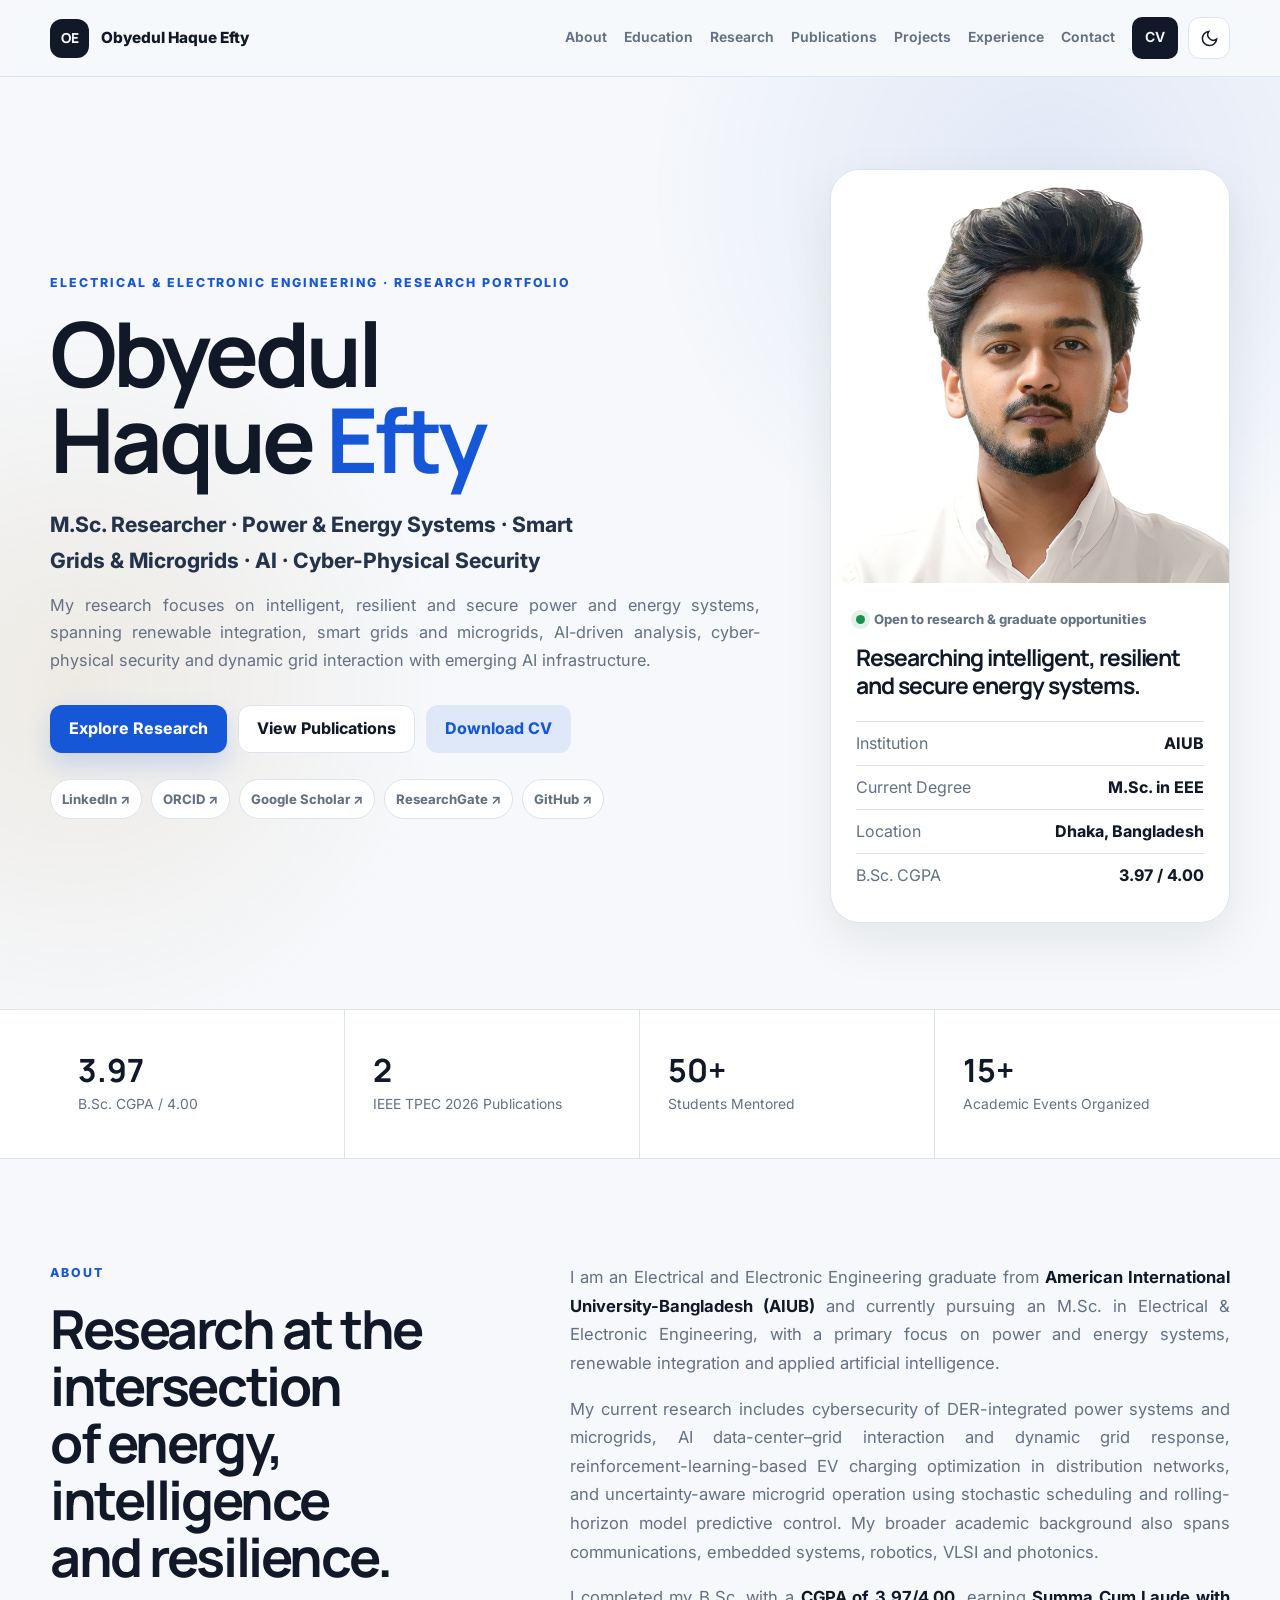
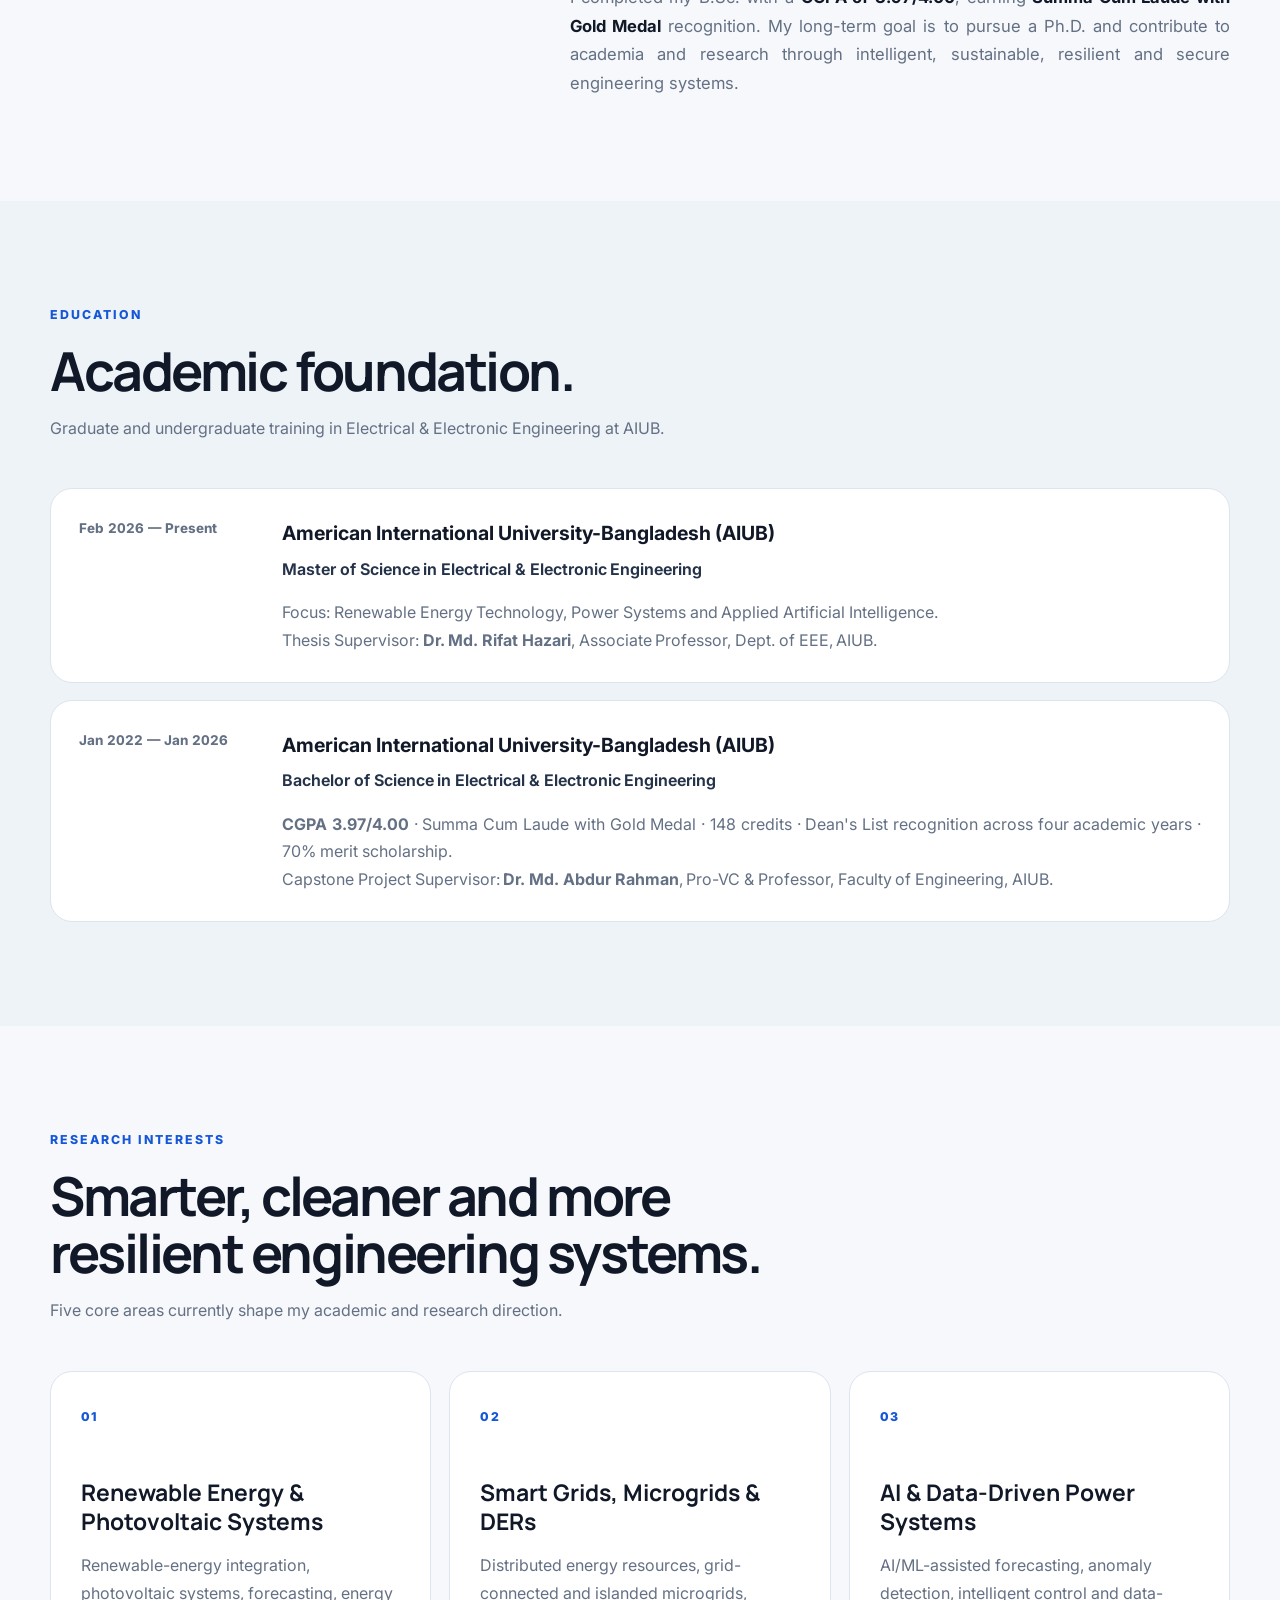
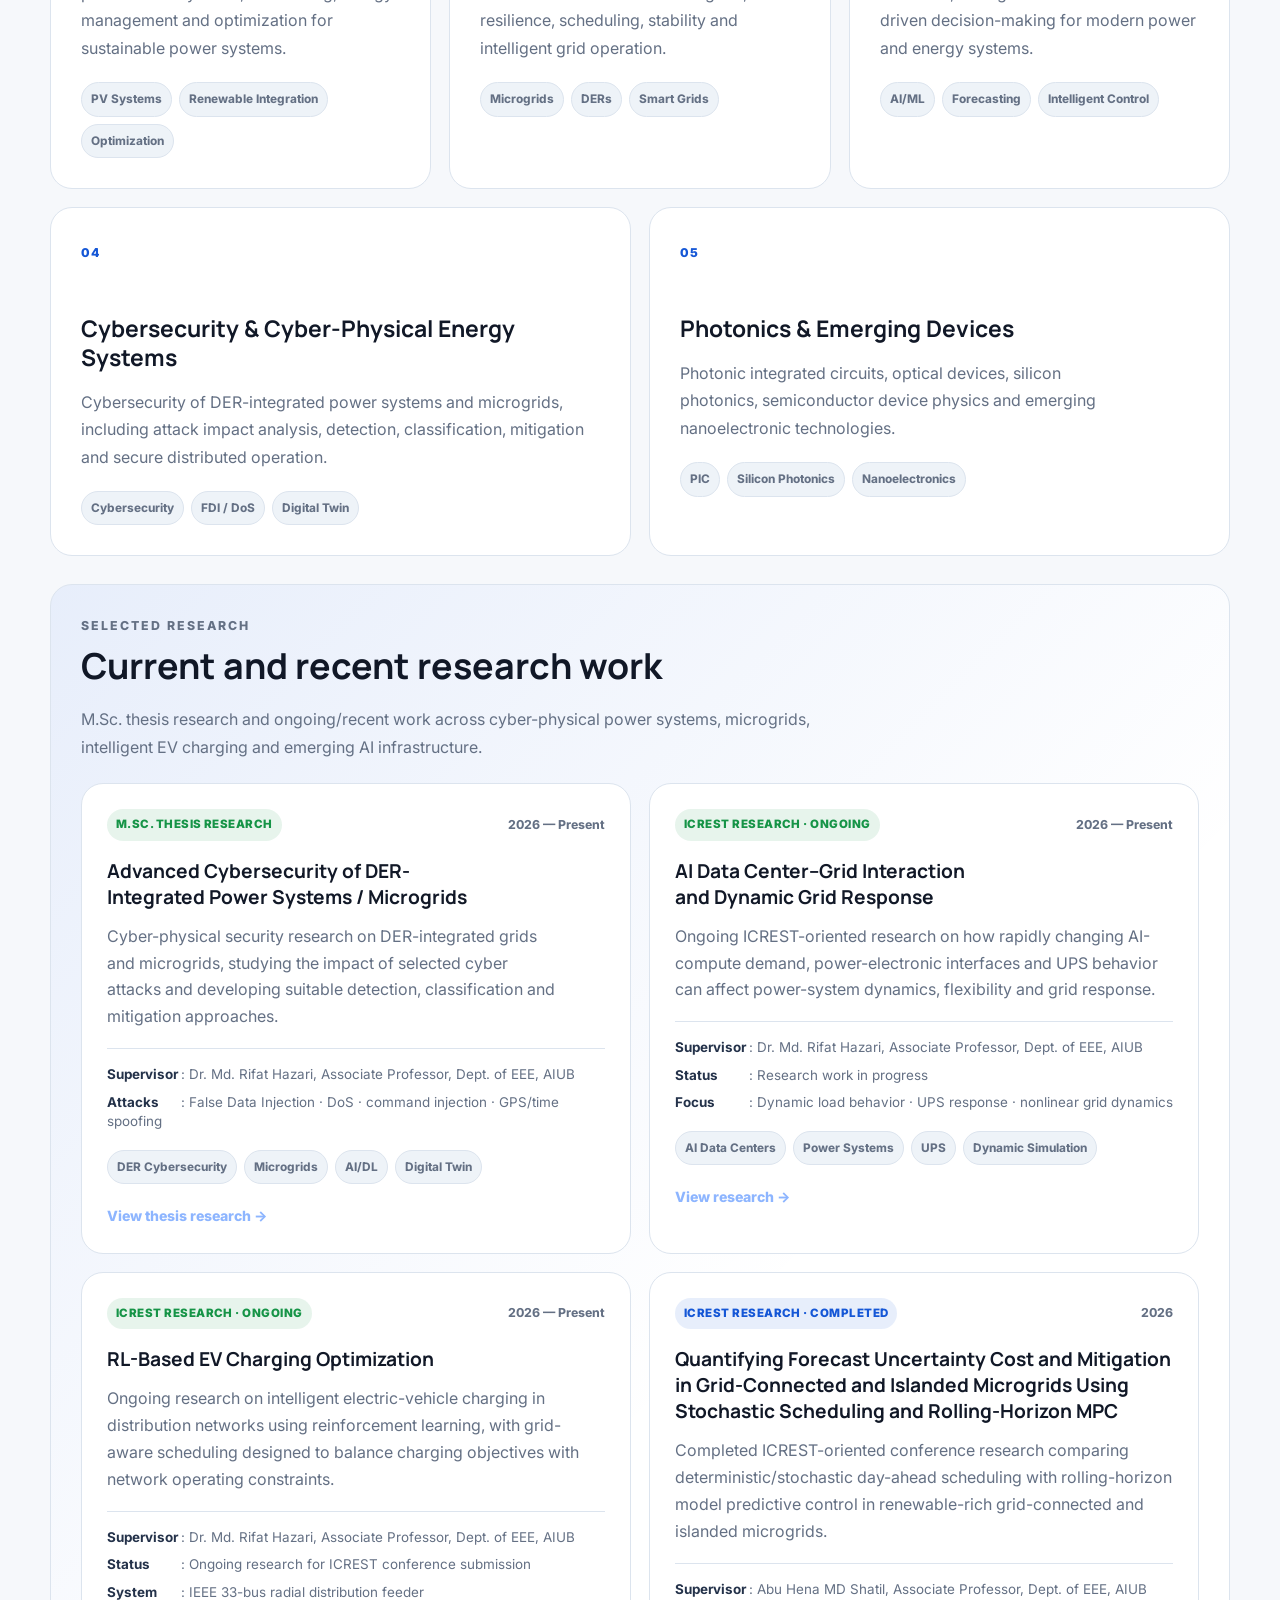
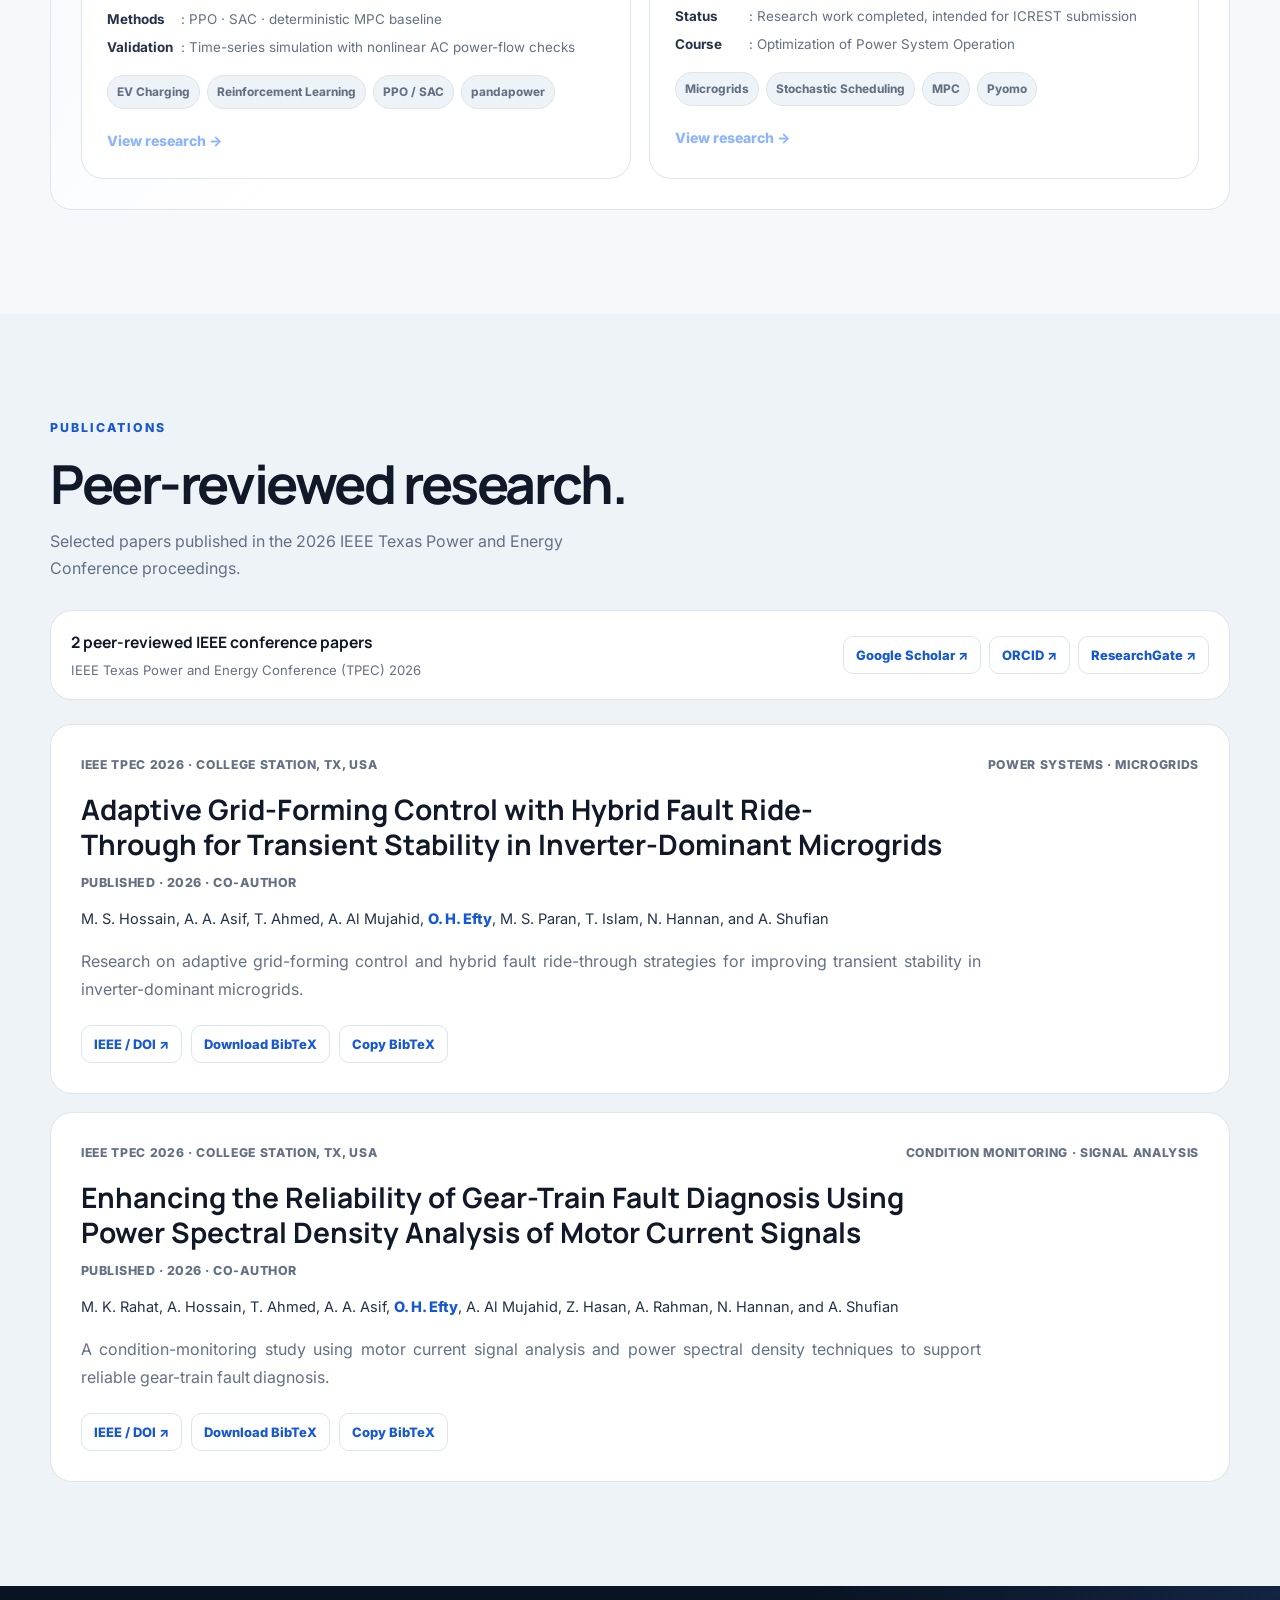
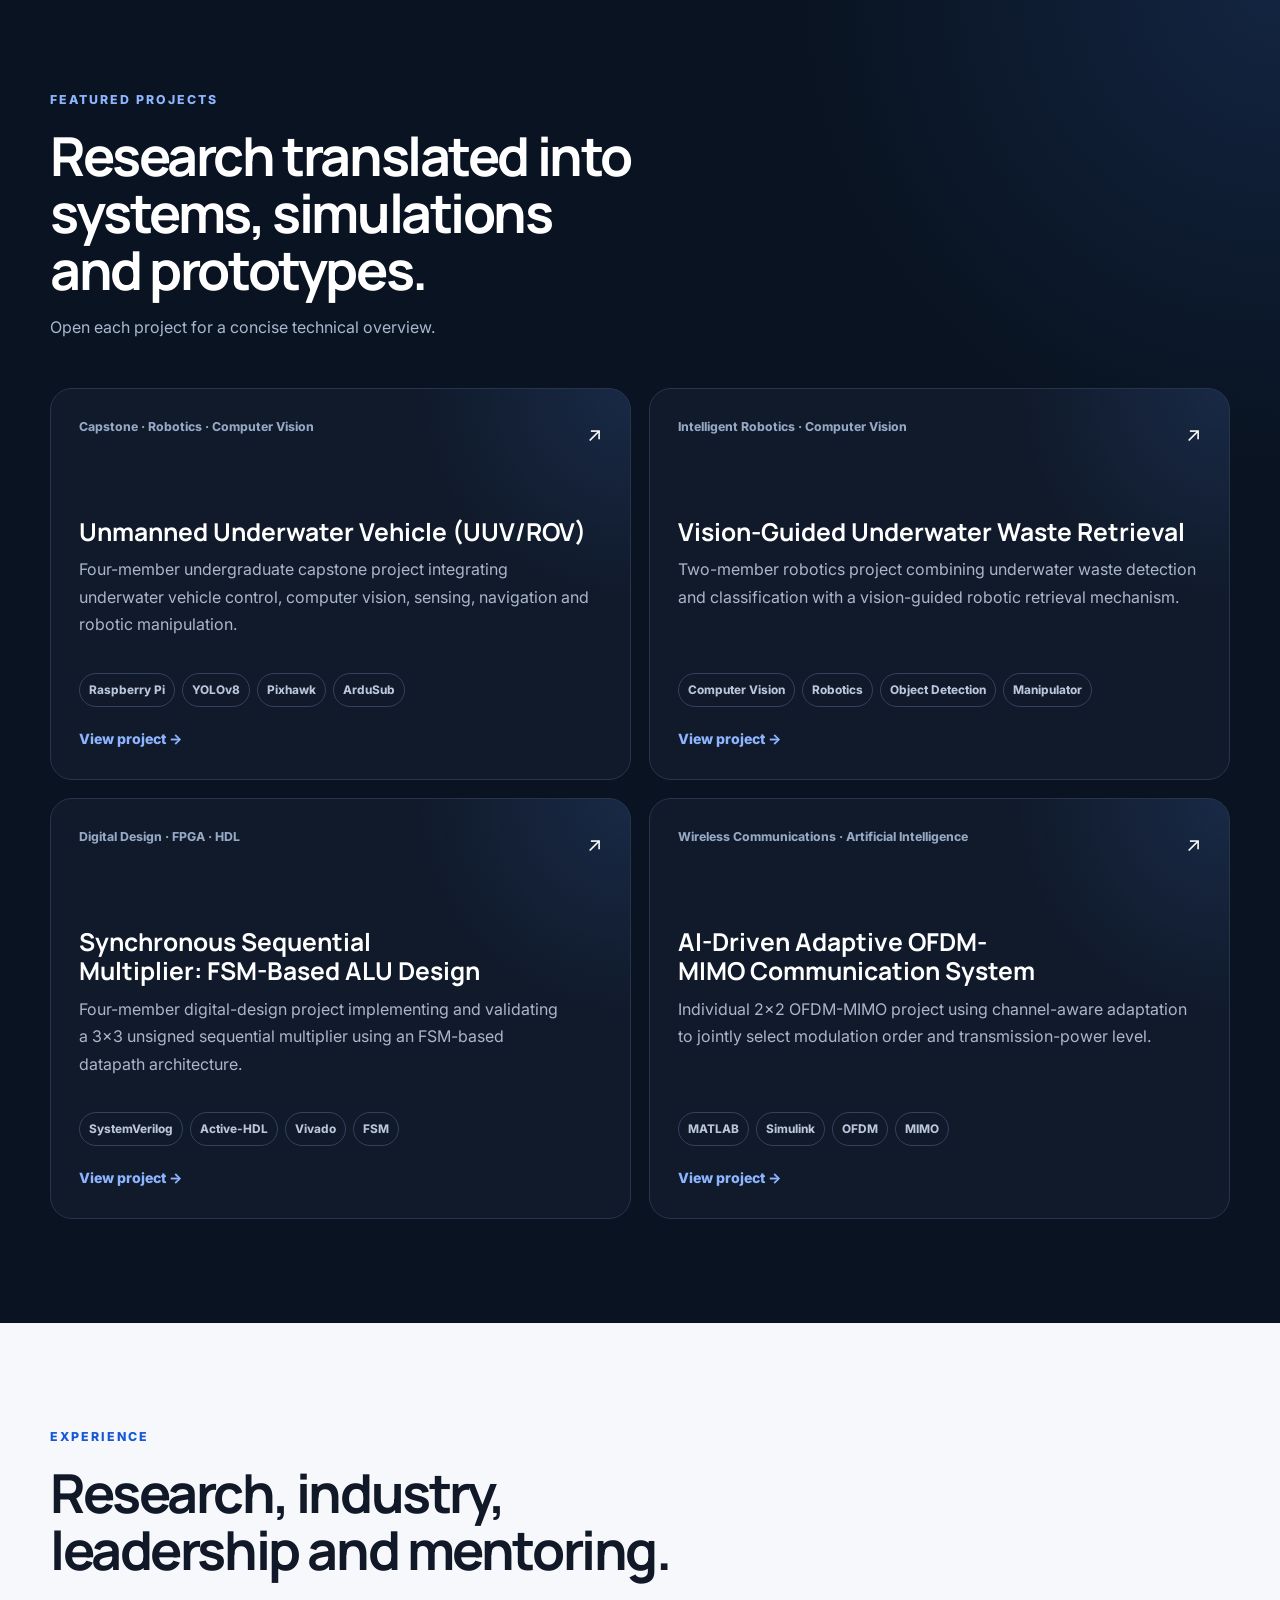
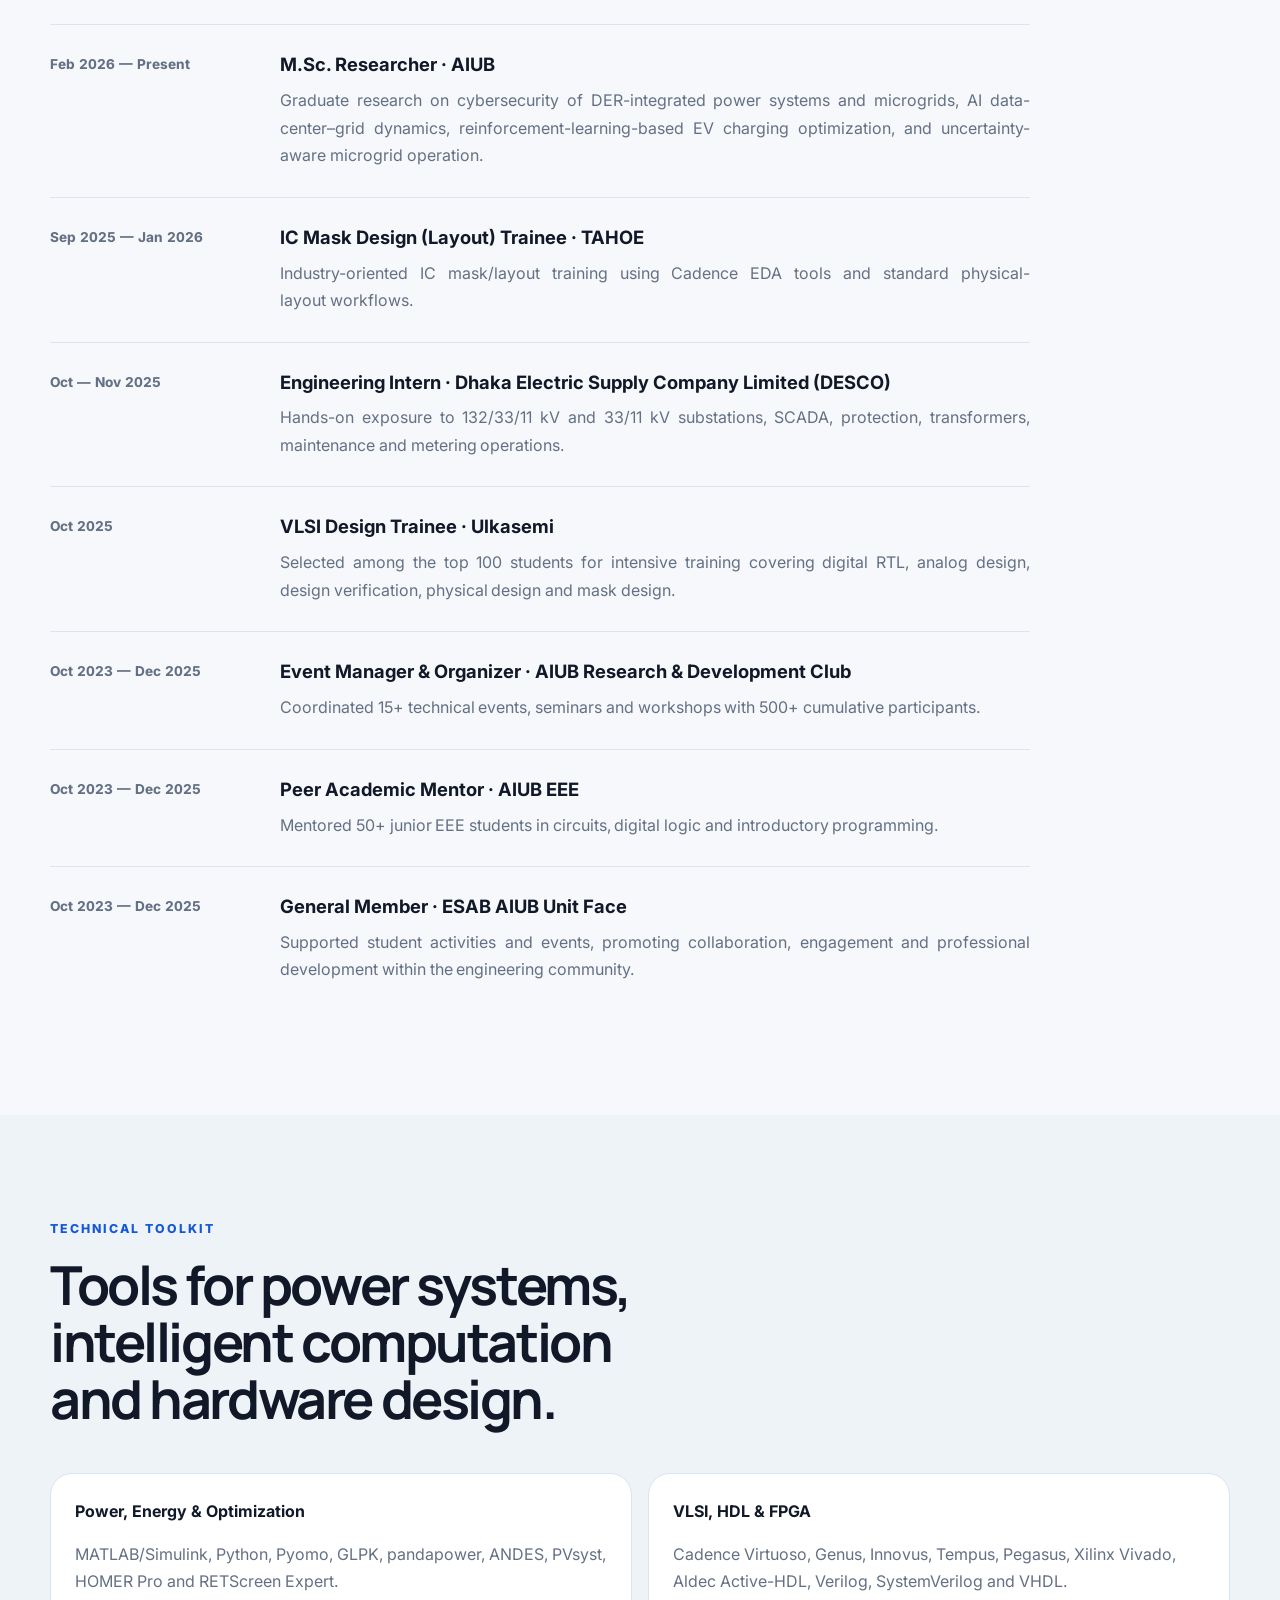
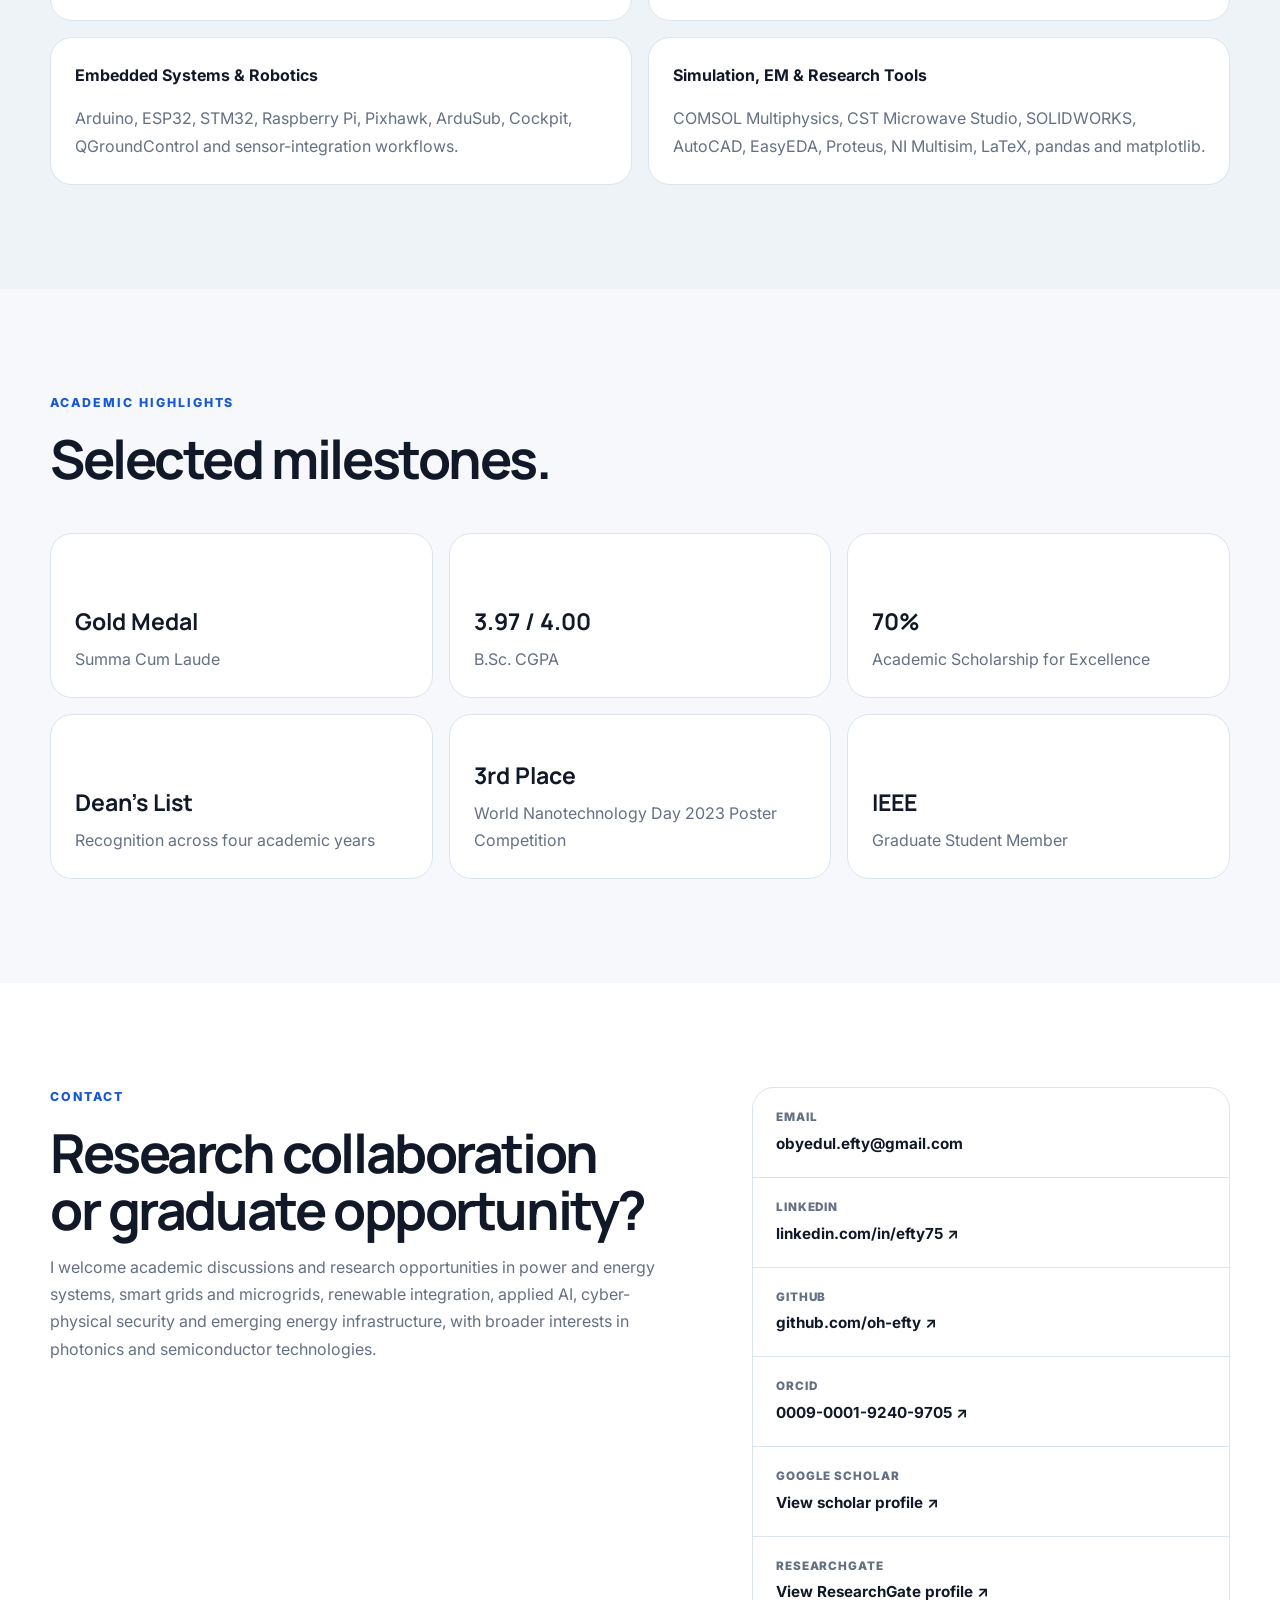
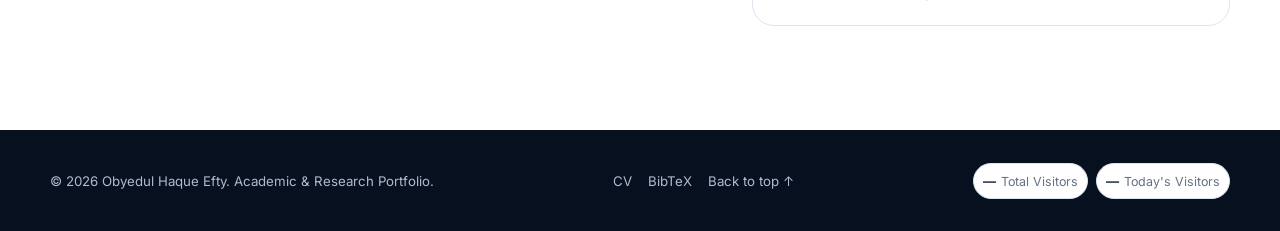
<file: index.html>
<!DOCTYPE html>
<html lang="en">
<head>
  <meta charset="UTF-8">
  <meta name="viewport" content="width=device-width, initial-scale=1.0">
  <meta name="description" content="Academic and research portfolio of Obyedul Haque Efty — M.Sc. researcher in Electrical & Electronic Engineering focusing on power and energy systems, smart grids and microgrids, applied AI, DER cybersecurity and cyber-physical energy systems, with broader interests in photonics and emerging devices.">
  <meta name="author" content="Obyedul Haque Efty">
  <meta name="robots" content="index, follow, max-image-preview:large">
  <meta name="theme-color" content="#0b1220">
  <link rel="canonical" href="https://oh-efty.github.io/">
  <link rel="icon" href="assets/favicon.svg" type="image/svg+xml">

  <meta property="og:title" content="Obyedul Haque Efty | Academic & Research Portfolio">
  <meta property="og:description" content="Power & Energy Systems · Smart Grids & Microgrids · Applied AI · Cyber-Physical Security · Photonics">
  <meta property="og:type" content="website">
  <meta property="og:url" content="https://oh-efty.github.io/">
  <meta property="og:site_name" content="Obyedul Haque Efty — Academic & Research Portfolio">
  <meta property="og:image" content="https://oh-efty.github.io/assets/profile.jpeg">
  <meta property="og:image:alt" content="Obyedul Haque Efty">
  <meta name="twitter:card" content="summary_large_image">
  <meta name="twitter:title" content="Obyedul Haque Efty | Academic & Research Portfolio">
  <meta name="twitter:description" content="Power & Energy Systems · Smart Grids & Microgrids · Applied AI · Cyber-Physical Security · Photonics">
  <meta name="twitter:image" content="https://oh-efty.github.io/assets/profile.jpeg">

  <title>Obyedul Haque Efty | Academic & Research Portfolio</title>

  <link rel="preconnect" href="https://fonts.googleapis.com">
  <link rel="preconnect" href="https://fonts.gstatic.com" crossorigin>
  <link href="https://fonts.googleapis.com/css2?family=Inter:wght@400;500;600;700;800&family=Manrope:wght@600;700;800&display=swap" rel="stylesheet">
  <link rel="stylesheet" href="styles.css">

  <script type="application/ld+json">
  {
    "@context": "https://schema.org",
    "@type": "Person",
    "name": "Obyedul Haque Efty",
    "url": "https://oh-efty.github.io/",
    "image": "https://oh-efty.github.io/assets/profile.jpeg",
    "email": "mailto:obyedul.efty@gmail.com",
    "jobTitle": "M.Sc. Researcher in Electrical & Electronic Engineering",
    "affiliation": {
      "@type": "CollegeOrUniversity",
      "name": "American International University-Bangladesh"
    },
    "alumniOf": {
      "@type": "CollegeOrUniversity",
      "name": "American International University-Bangladesh"
    },
    "knowsAbout": [
      "Power and Energy Systems",
      "Renewable Energy",
      "Smart Grids",
      "Microgrids",
      "Distributed Energy Resources",
      "Artificial Intelligence for Power Systems",
      "Cyber-Physical Energy Systems",
      "DER Cybersecurity",
      "Photonics",
      "Semiconductor Devices"
    ],
    "sameAs": [
      "https://linkedin.com/in/efty75",
      "https://github.com/oh-efty",
      "https://orcid.org/0009-0001-9240-9705",
      "https://scholar.google.com/citations?user=u2fjd7oAAAAJ",
      "https://www.researchgate.net/profile/Obyedul-Haque-Efty"
    ]
  }
  </script>
</head>

<body>
  <a class="skip-link" href="#main">Skip to content</a>

  <header class="site-header" id="top">
    <div class="container nav-wrap">
      <a class="brand" href="#home" aria-label="Obyedul Haque Efty home">
        <span class="brand-mark">OE</span>
        <span class="brand-text">Obyedul Haque Efty</span>
      </a>

      <div class="nav-right">
        <nav class="nav-links" aria-label="Primary navigation">
          <a href="#about">About</a>
          <a href="#education">Education</a>
          <a href="#research">Research</a>
          <a href="#publications">Publications</a>
          <a href="#projects">Projects</a>
          <a href="#experience">Experience</a>
          <a href="#contact">Contact</a>
          <a class="nav-cta" href="assets/Obyedul_Haque_Efty_CV.pdf" target="_blank" rel="noopener">CV</a>
        </nav>

        <button class="icon-btn" data-theme-toggle type="button" aria-label="Switch theme"></button>

        <button class="menu-toggle" type="button" aria-label="Open navigation" aria-expanded="false">
          <span></span><span></span><span></span>
        </button>
      </div>
    </div>
  </header>

  <main id="main">
    <section class="hero" id="home">
      <div class="container hero-grid">
        <div class="reveal">
          <p class="eyebrow">Electrical & Electronic Engineering · Research Portfolio</p>
          <h1>Obyedul Haque <span>Efty</span></h1>
          <p class="hero-title">M.Sc. Researcher · Power & Energy Systems · Smart Grids & Microgrids · AI · Cyber-Physical Security</p>
          <p class="hero-description">
            My research focuses on intelligent, resilient and secure power and energy systems, spanning renewable integration, smart grids and microgrids, AI-driven analysis, cyber-physical security and dynamic grid interaction with emerging AI infrastructure.
          </p>

          <div class="hero-actions">
            <a class="btn btn-primary" href="#research">Explore Research</a>
            <a class="btn btn-secondary" href="#publications">View Publications</a>
            <a class="btn btn-ghost" href="assets/Obyedul_Haque_Efty_CV.pdf" target="_blank" rel="noopener">Download CV</a>
          </div>

          <div class="social-row" aria-label="Professional profiles">
            <a class="social-link" href="https://linkedin.com/in/efty75" target="_blank" rel="noopener">LinkedIn ↗</a>
            <a class="social-link" href="https://orcid.org/0009-0001-9240-9705" target="_blank" rel="noopener">ORCID ↗</a>
            <a class="social-link" href="https://scholar.google.com/citations?user=u2fjd7oAAAAJ" target="_blank" rel="noopener">Google Scholar ↗</a>
            <a class="social-link" href="https://www.researchgate.net/profile/Obyedul-Haque-Efty" target="_blank" rel="noopener">ResearchGate ↗</a>
            <a class="social-link" href="https://github.com/oh-efty" target="_blank" rel="noopener">GitHub ↗</a>
          </div>
        </div>

        <aside class="profile-card reveal">
          <div class="profile-image-wrap">
            <img class="profile-image" src="assets/profile.jpeg" alt="Obyedul Haque Efty">
          </div>
          <div class="profile-card-body">
            <p class="profile-status"><i></i> Open to research & graduate opportunities</p>
            <h2>Researching intelligent, resilient and secure energy systems.</h2>
            <dl class="quick-facts">
              <div><dt>Institution</dt><dd>AIUB</dd></div>
              <div><dt>Current Degree</dt><dd>M.Sc. in EEE</dd></div>
              <div><dt>Location</dt><dd>Dhaka, Bangladesh</dd></div>
              <div><dt>B.Sc. CGPA</dt><dd>3.97 / 4.00</dd></div>
            </dl>
          </div>
        </aside>
      </div>
    </section>

    <section class="metrics" aria-label="Academic highlights">
      <div class="container metrics-grid reveal">
        <div><strong>3.97</strong><span>B.Sc. CGPA / 4.00</span></div>
        <div><strong>2</strong><span>IEEE TPEC 2026 Publications</span></div>
        <div><strong>50+</strong><span>Students Mentored</span></div>
        <div><strong>15+</strong><span>Academic Events Organized</span></div>
      </div>
    </section>

    <section class="section" id="about">
      <div class="container two-col">
        <div class="section-heading reveal">
          <p class="eyebrow">About</p>
          <h2 class="section-title">Research at the intersection of energy, intelligence and resilience.</h2>
        </div>
        <div class="prose reveal">
          <p>
            I am an Electrical and Electronic Engineering graduate from <strong>American International University-Bangladesh (AIUB)</strong> and currently pursuing an M.Sc. in Electrical &amp; Electronic Engineering, with a primary focus on power and energy systems, renewable integration and applied artificial intelligence.
          </p>
          <p>
            My current research includes cybersecurity of DER-integrated power systems and microgrids, AI data-center–grid interaction and dynamic grid response, reinforcement-learning-based EV charging optimization in distribution networks, and uncertainty-aware microgrid operation using stochastic scheduling and rolling-horizon model predictive control. My broader academic background also spans communications, embedded systems, robotics, VLSI and photonics.
          </p>
          <p>
            I completed my B.Sc. with a <strong>CGPA of 3.97/4.00</strong>, earning <strong>Summa Cum Laude with Gold Medal</strong> recognition. My long-term goal is to pursue a Ph.D. and contribute to academia and research through intelligent, sustainable, resilient and secure engineering systems.
          </p>
        </div>
      </div>
    </section>

    <section class="section section-soft" id="education">
      <div class="container">
        <div class="section-heading max-width reveal">
          <p class="eyebrow">Education</p>
          <h2 class="section-title">Academic foundation.</h2>
          <p class="section-subtitle">Graduate and undergraduate training in Electrical & Electronic Engineering at AIUB.</p>
        </div>

        <div class="education-grid">
          <article class="edu-card reveal">
            <div class="edu-date">Feb 2026 — Present</div>
            <div>
              <h3>American International University-Bangladesh (AIUB)</h3>
              <p class="edu-degree">Master of Science in Electrical & Electronic Engineering</p>
              <p>
                Focus: Renewable Energy Technology, Power Systems and Applied Artificial Intelligence.<br>
                Thesis Supervisor: <strong>Dr. Md. Rifat Hazari</strong>, Associate Professor, Dept. of EEE, AIUB.
              </p>
            </div>
          </article>

          <article class="edu-card reveal">
            <div class="edu-date">Jan 2022 — Jan 2026</div>
            <div>
              <h3>American International University-Bangladesh (AIUB)</h3>
              <p class="edu-degree">Bachelor of Science in Electrical & Electronic Engineering</p>
              <p>
                <strong>CGPA 3.97/4.00</strong> · Summa Cum Laude with Gold Medal · 148 credits · Dean's List recognition across four academic years · 70% merit scholarship.<br>
                Capstone Project Supervisor: <strong>Dr. Md. Abdur Rahman</strong>, Pro-VC &amp; Professor, Faculty of Engineering, AIUB.
              </p>
            </div>
          </article>
        </div>
      </div>
    </section>

    <section class="section" id="research">
      <div class="container">
        <div class="section-heading max-width reveal">
          <p class="eyebrow">Research Interests</p>
          <h2 class="section-title">Smarter, cleaner and more resilient engineering systems.</h2>
          <p class="section-subtitle">Five core areas currently shape my academic and research direction.</p>
        </div>

        <div class="card-grid research-grid five-interests">
          <article class="research-card reveal">
            <span class="card-number">01</span>
            <h3>Renewable Energy & Photovoltaic Systems</h3>
            <p>Renewable-energy integration, photovoltaic systems, forecasting, energy management and optimization for sustainable power systems.</p>
            <div class="tag-row"><span>PV Systems</span><span>Renewable Integration</span><span>Optimization</span></div>
          </article>

          <article class="research-card reveal">
            <span class="card-number">02</span>
            <h3>Smart Grids, Microgrids & DERs</h3>
            <p>Distributed energy resources, grid-connected and islanded microgrids, resilience, scheduling, stability and intelligent grid operation.</p>
            <div class="tag-row"><span>Microgrids</span><span>DERs</span><span>Smart Grids</span></div>
          </article>

          <article class="research-card reveal">
            <span class="card-number">03</span>
            <h3>AI & Data-Driven Power Systems</h3>
            <p>AI/ML-assisted forecasting, anomaly detection, intelligent control and data-driven decision-making for modern power and energy systems.</p>
            <div class="tag-row"><span>AI/ML</span><span>Forecasting</span><span>Intelligent Control</span></div>
          </article>

          <article class="research-card reveal">
            <span class="card-number">04</span>
            <h3>Cybersecurity & Cyber-Physical Energy Systems</h3>
            <p>Cybersecurity of DER-integrated power systems and microgrids, including attack impact analysis, detection, classification, mitigation and secure distributed operation.</p>
            <div class="tag-row"><span>Cybersecurity</span><span>FDI / DoS</span><span>Digital Twin</span></div>
          </article>

          <article class="research-card reveal">
            <span class="card-number">05</span>
            <h3>Photonics & Emerging Devices</h3>
            <p>Photonic integrated circuits, optical devices, silicon photonics, semiconductor device physics and emerging nanoelectronic technologies.</p>
            <div class="tag-row"><span>PIC</span><span>Silicon Photonics</span><span>Nanoelectronics</span></div>
          </article>
        </div>

        <div class="current-research selected-research reveal">
          <div class="selected-research-heading">
            <p class="eyebrow">Selected Research</p>
            <h3>Current and recent research work</h3>
            <p>M.Sc. thesis research and ongoing/recent work across cyber-physical power systems, microgrids, intelligent EV charging and emerging AI infrastructure.</p>
          </div>

          <div class="research-work-grid">
            <article class="research-work-card thesis-card">
              <div class="research-work-top">
                <span class="research-status ongoing">M.Sc. Thesis Research</span>
                <span class="research-year">2026 — Present</span>
              </div>
              <h3>Advanced Cybersecurity of DER-Integrated Power Systems / Microgrids</h3>
              <p>Cyber-physical security research on DER-integrated grids and microgrids, studying the impact of selected cyber attacks and developing suitable detection, classification and mitigation approaches.</p>
              <div class="research-meta">
                <span><strong>Supervisor</strong>: Dr. Md. Rifat Hazari, Associate Professor, Dept. of EEE, AIUB</span>
                <span><strong>Attacks</strong>: False Data Injection · DoS · command injection · GPS/time spoofing</span>
              </div>
              <div class="tag-row"><span>DER Cybersecurity</span><span>Microgrids</span><span>AI/DL</span><span>Digital Twin</span></div>
              <a class="project-link" href="research/der-cybersecurity-thesis.html">View thesis research →</a>
            </article>

            <article class="research-work-card">
              <div class="research-work-top">
                <span class="research-status ongoing">ICREST Research · Ongoing</span>
                <span class="research-year">2026 — Present</span>
              </div>
              <h3>AI Data Center–Grid Interaction and Dynamic Grid Response</h3>
              <p>Ongoing ICREST-oriented research on how rapidly changing AI-compute demand, power-electronic interfaces and UPS behavior can affect power-system dynamics, flexibility and grid response.</p>
              <div class="research-meta">
                <span><strong>Supervisor</strong>: Dr. Md. Rifat Hazari, Associate Professor, Dept. of EEE, AIUB</span>
                <span><strong>Status</strong>: Research work in progress</span>
                <span><strong>Focus</strong>: Dynamic load behavior · UPS response · nonlinear grid dynamics</span>
              </div>
              <div class="tag-row"><span>AI Data Centers</span><span>Power Systems</span><span>UPS</span><span>Dynamic Simulation</span></div>
              <a class="project-link" href="research/ai-data-center-grid.html">View research →</a>
            </article>

            <article class="research-work-card">
              <div class="research-work-top">
                <span class="research-status ongoing">ICREST Research · Ongoing</span>
                <span class="research-year">2026 — Present</span>
              </div>
              <h3>RL-Based EV Charging Optimization</h3>
              <p>Ongoing research on intelligent electric-vehicle charging in distribution networks using reinforcement learning, with grid-aware scheduling designed to balance charging objectives with network operating constraints.</p>
              <div class="research-meta">
                <span><strong>Supervisor</strong>: Dr. Md. Rifat Hazari, Associate Professor, Dept. of EEE, AIUB</span>
                <span><strong>Status</strong>: Ongoing research for ICREST conference submission</span>
                <span><strong>System</strong>: IEEE 33-bus radial distribution feeder</span>
                <span><strong>Methods</strong>: PPO · SAC · deterministic MPC baseline</span>
                <span><strong>Validation</strong>: Time-series simulation with nonlinear AC power-flow checks</span>
              </div>
              <div class="tag-row"><span>EV Charging</span><span>Reinforcement Learning</span><span>PPO / SAC</span><span>pandapower</span></div>
              <a class="project-link" href="research/rl-ev-charging.html">View research →</a>
            </article>

            <article class="research-work-card">
              <div class="research-work-top">
                <span class="research-status">ICREST Research · Completed</span>
                <span class="research-year">2026</span>
              </div>
              <h3>Quantifying Forecast Uncertainty Cost and Mitigation in Grid-Connected and Islanded Microgrids Using Stochastic Scheduling and Rolling-Horizon MPC</h3>
              <p>Completed ICREST-oriented conference research comparing deterministic/stochastic day-ahead scheduling with rolling-horizon model predictive control in renewable-rich grid-connected and islanded microgrids.</p>
              <div class="research-meta">
                <span><strong>Supervisor</strong>: Abu Hena MD Shatil, Associate Professor, Dept. of EEE, AIUB</span>
                <span><strong>Status</strong>: Research work completed, intended for ICREST submission</span>
                <span><strong>Course</strong>: Optimization of Power System Operation</span>
              </div>
              <div class="tag-row"><span>Microgrids</span><span>Stochastic Scheduling</span><span>MPC</span><span>Pyomo</span></div>
              <a class="project-link" href="research/microgrid-mpc.html">View research →</a>
            </article>
          </div>
        </div>
      </div>
    </section>

    <section class="section section-soft" id="publications">
      <div class="container">
        <div class="section-heading max-width reveal">
          <p class="eyebrow">Publications</p>
          <h2 class="section-title">Peer-reviewed research.</h2>
          <p class="section-subtitle">Selected papers published in the 2026 IEEE Texas Power and Energy Conference proceedings.</p>
        </div>

        <div class="publication-profile-row reveal">
          <div>
            <strong>2 peer-reviewed IEEE conference papers</strong>
            <span>IEEE Texas Power and Energy Conference (TPEC) 2026</span>
          </div>
          <div class="pub-profile-links">
            <a class="link-btn" href="https://scholar.google.com/citations?user=u2fjd7oAAAAJ" target="_blank" rel="noopener">Google Scholar ↗</a>
            <a class="link-btn" href="https://orcid.org/0009-0001-9240-9705" target="_blank" rel="noopener">ORCID ↗</a>
            <a class="link-btn" href="https://www.researchgate.net/profile/Obyedul-Haque-Efty" target="_blank" rel="noopener">ResearchGate ↗</a>
          </div>
        </div>

        <div class="publication-list">
          <article class="publication-card reveal">
            <div class="pub-meta">
              <span>IEEE TPEC 2026 · College Station, TX, USA</span>
              <span>Power Systems · Microgrids</span>
            </div>
            <h3>Adaptive Grid-Forming Control with Hybrid Fault Ride-Through for Transient Stability in Inverter-Dominant Microgrids</h3>
            <p class="pub-status-line">Published · 2026 · Co-author</p>
            <p class="pub-authors">
              M. S. Hossain, A. A. Asif, T. Ahmed, A. Al Mujahid,
              <span class="me">O. H. Efty</span>, M. S. Paran, T. Islam, N. Hannan, and A. Shufian
            </p>
            <p>Research on adaptive grid-forming control and hybrid fault ride-through strategies for improving transient stability in inverter-dominant microgrids.</p>
            <div class="pub-actions">
              <a class="link-btn" href="https://doi.org/10.1109/TPEC67884.2026.11513209" target="_blank" rel="noopener">IEEE / DOI ↗</a>
              <a class="link-btn" href="assets/publications.bib" download>Download BibTeX</a>
              <button class="copy-btn" type="button" data-copy="@inproceedings{hossain2026adaptive, author={M. S. Hossain and A. A. Asif and T. Ahmed and A. Al Mujahid and O. H. Efty and M. S. Paran and T. Islam and N. Hannan and A. Shufian}, title={Adaptive Grid-Forming Control with Hybrid Fault Ride-Through for Transient Stability in Inverter-Dominant Microgrids}, booktitle={2026 IEEE Texas Power and Energy Conference (TPEC)}, year={2026}, doi={10.1109/TPEC67884.2026.11513209}}">Copy BibTeX</button>
            </div>
          </article>

          <article class="publication-card reveal">
            <div class="pub-meta">
              <span>IEEE TPEC 2026 · College Station, TX, USA</span>
              <span>Condition Monitoring · Signal Analysis</span>
            </div>
            <h3>Enhancing the Reliability of Gear-Train Fault Diagnosis Using Power Spectral Density Analysis of Motor Current Signals</h3>
            <p class="pub-status-line">Published · 2026 · Co-author</p>
            <p class="pub-authors">
              M. K. Rahat, A. Hossain, T. Ahmed, A. A. Asif,
              <span class="me">O. H. Efty</span>, A. Al Mujahid, Z. Hasan, A. Rahman, N. Hannan, and A. Shufian
            </p>
            <p>A condition-monitoring study using motor current signal analysis and power spectral density techniques to support reliable gear-train fault diagnosis.</p>
            <div class="pub-actions">
              <a class="link-btn" href="https://doi.org/10.1109/TPEC67884.2026.11513044" target="_blank" rel="noopener">IEEE / DOI ↗</a>
              <a class="link-btn" href="assets/publications.bib" download>Download BibTeX</a>
              <button class="copy-btn" type="button" data-copy="@inproceedings{rahat2026geartrain, author={M. K. Rahat and A. Hossain and T. Ahmed and A. A. Asif and O. H. Efty and A. Al Mujahid and Z. Hasan and A. Rahman and N. Hannan and A. Shufian}, title={Enhancing the Reliability of Gear-Train Fault Diagnosis Using Power Spectral Density Analysis of Motor Current Signals}, booktitle={2026 IEEE Texas Power and Energy Conference (TPEC)}, year={2026}, doi={10.1109/TPEC67884.2026.11513044}}">Copy BibTeX</button>
            </div>
          </article>
        </div>
      </div>
    </section>

    <section class="section section-dark" id="projects">
      <div class="container">
        <div class="section-heading max-width reveal">
          <p class="eyebrow">Featured Projects</p>
          <h2 class="section-title">Research translated into systems, simulations and prototypes.</h2>
          <p class="section-subtitle">Open each project for a concise technical overview.</p>
        </div>

        <div class="project-grid four-projects">
          <article class="project-card reveal">
            <div class="project-top"><span class="project-label">Capstone · Robotics · Computer Vision</span><span class="project-arrow">↗</span></div>
            <h3>Unmanned Underwater Vehicle (UUV/ROV)</h3>
            <p>Four-member undergraduate capstone project integrating underwater vehicle control, computer vision, sensing, navigation and robotic manipulation.</p>
            <div class="tag-row"><span>Raspberry Pi</span><span>YOLOv8</span><span>Pixhawk</span><span>ArduSub</span></div>
            <a class="project-link" href="projects/uuv.html">View project →</a>
          </article>

          <article class="project-card reveal">
            <div class="project-top"><span class="project-label">Intelligent Robotics · Computer Vision</span><span class="project-arrow">↗</span></div>
            <h3>Vision-Guided Underwater Waste Retrieval</h3>
            <p>Two-member robotics project combining underwater waste detection and classification with a vision-guided robotic retrieval mechanism.</p>
            <div class="tag-row"><span>Computer Vision</span><span>Robotics</span><span>Object Detection</span><span>Manipulator</span></div>
            <a class="project-link" href="projects/underwater-waste-retrieval.html">View project →</a>
          </article>

          <article class="project-card reveal">
            <div class="project-top"><span class="project-label">Digital Design · FPGA · HDL</span><span class="project-arrow">↗</span></div>
            <h3>Synchronous Sequential Multiplier: FSM-Based ALU Design</h3>
            <p>Four-member digital-design project implementing and validating a 3×3 unsigned sequential multiplier using an FSM-based datapath architecture.</p>
            <div class="tag-row"><span>SystemVerilog</span><span>Active-HDL</span><span>Vivado</span><span>FSM</span></div>
            <a class="project-link" href="projects/sequential-multiplier.html">View project →</a>
          </article>

          <article class="project-card reveal">
            <div class="project-top"><span class="project-label">Wireless Communications · Artificial Intelligence</span><span class="project-arrow">↗</span></div>
            <h3>AI-Driven Adaptive OFDM-MIMO Communication System</h3>
            <p>Individual 2×2 OFDM-MIMO project using channel-aware adaptation to jointly select modulation order and transmission-power level.</p>
            <div class="tag-row"><span>MATLAB</span><span>Simulink</span><span>OFDM</span><span>MIMO</span></div>
            <a class="project-link" href="projects/ofdm-mimo.html">View project →</a>
          </article>
        </div>
      </div>
    </section>

    <section class="section" id="experience">
      <div class="container">
        <div class="section-heading max-width reveal">
          <p class="eyebrow">Experience</p>
          <h2 class="section-title">Research, industry, leadership and mentoring.</h2>
        </div>

        <div class="timeline">
          <article class="timeline-item reveal">
            <div class="timeline-date">Feb 2026 — Present</div>
            <div class="timeline-content">
              <h3>M.Sc. Researcher · AIUB</h3>
              <p>Graduate research on cybersecurity of DER-integrated power systems and microgrids, AI data-center–grid dynamics, reinforcement-learning-based EV charging optimization, and uncertainty-aware microgrid operation.</p>
            </div>
          </article>

          <article class="timeline-item reveal">
            <div class="timeline-date">Sep 2025 — Jan 2026</div>
            <div class="timeline-content">
              <h3>IC Mask Design (Layout) Trainee · TAHOE</h3>
              <p>Industry-oriented IC mask/layout training using Cadence EDA tools and standard physical-layout workflows.</p>
            </div>
          </article>

          <article class="timeline-item reveal">
            <div class="timeline-date">Oct — Nov 2025</div>
            <div class="timeline-content">
              <h3>Engineering Intern · Dhaka Electric Supply Company Limited (DESCO)</h3>
              <p>Hands-on exposure to 132/33/11 kV and 33/11 kV substations, SCADA, protection, transformers, maintenance and metering operations.</p>
            </div>
          </article>

          <article class="timeline-item reveal">
            <div class="timeline-date">Oct 2025</div>
            <div class="timeline-content">
              <h3>VLSI Design Trainee · Ulkasemi</h3>
              <p>Selected among the top 100 students for intensive training covering digital RTL, analog design, design verification, physical design and mask design.</p>
            </div>
          </article>

          <article class="timeline-item reveal">
            <div class="timeline-date">Oct 2023 — Dec 2025</div>
            <div class="timeline-content">
              <h3>Event Manager & Organizer · AIUB Research & Development Club</h3>
              <p>Coordinated 15+ technical events, seminars and workshops with 500+ cumulative participants.</p>
            </div>
          </article>

          <article class="timeline-item reveal">
            <div class="timeline-date">Oct 2023 — Dec 2025</div>
            <div class="timeline-content">
              <h3>Peer Academic Mentor · AIUB EEE</h3>
              <p>Mentored 50+ junior EEE students in circuits, digital logic and introductory programming.</p>
            </div>
          </article>

          <article class="timeline-item reveal">
            <div class="timeline-date">Oct 2023 — Dec 2025</div>
            <div class="timeline-content">
              <h3>General Member · ESAB AIUB Unit Face</h3>
              <p>Supported student activities and events, promoting collaboration, engagement and professional development within the engineering community.</p>
            </div>
          </article>
        </div>
      </div>
    </section>

    <section class="section section-soft" id="skills">
      <div class="container">
        <div class="section-heading max-width reveal">
          <p class="eyebrow">Technical Toolkit</p>
          <h2 class="section-title">Tools for power systems, intelligent computation and hardware design.</h2>
        </div>

        <div class="skill-blocks">
          <article class="skill-card reveal">
            <h3>Power, Energy & Optimization</h3>
            <p>MATLAB/Simulink, Python, Pyomo, GLPK, pandapower, ANDES, PVsyst, HOMER Pro and RETScreen Expert.</p>
          </article>
          <article class="skill-card reveal">
            <h3>VLSI, HDL & FPGA</h3>
            <p>Cadence Virtuoso, Genus, Innovus, Tempus, Pegasus, Xilinx Vivado, Aldec Active-HDL, Verilog, SystemVerilog and VHDL.</p>
          </article>
          <article class="skill-card reveal">
            <h3>Embedded Systems & Robotics</h3>
            <p>Arduino, ESP32, STM32, Raspberry Pi, Pixhawk, ArduSub, Cockpit, QGroundControl and sensor-integration workflows.</p>
          </article>
          <article class="skill-card reveal">
            <h3>Simulation, EM & Research Tools</h3>
            <p>COMSOL Multiphysics, CST Microwave Studio, SOLIDWORKS, AutoCAD, EasyEDA, Proteus, NI Multisim, LaTeX, pandas and matplotlib.</p>
          </article>
        </div>
      </div>
    </section>

    <section class="section" id="achievements">
      <div class="container">
        <div class="section-heading max-width reveal">
          <p class="eyebrow">Academic Highlights</p>
          <h2 class="section-title">Selected milestones.</h2>
        </div>

        <div class="achievement-grid">
          <article class="achievement-card reveal"><strong>Gold Medal</strong><span>Summa Cum Laude</span></article>
          <article class="achievement-card reveal"><strong>3.97 / 4.00</strong><span>B.Sc. CGPA</span></article>
          <article class="achievement-card reveal"><strong>70%</strong><span>Academic Scholarship for Excellence</span></article>
          <article class="achievement-card reveal"><strong>Dean's List</strong><span>Recognition across four academic years</span></article>
          <article class="achievement-card reveal"><strong>3rd Place</strong><span>World Nanotechnology Day 2023 Poster Competition</span></article>
          <article class="achievement-card reveal"><strong>IEEE</strong><span>Graduate Student Member</span></article>
        </div>
      </div>
    </section>

    <section class="section contact-section" id="contact">
      <div class="container contact-grid">
        <div class="section-heading reveal">
          <p class="eyebrow">Contact</p>
          <h2 class="section-title">Research collaboration or graduate opportunity?</h2>
          <p class="section-subtitle">I welcome academic discussions and research opportunities in power and energy systems, smart grids and microgrids, renewable integration, applied AI, cyber-physical security and emerging energy infrastructure, with broader interests in photonics and semiconductor technologies.</p>
        </div>

        <div class="contact-card reveal">
          <a href="mailto:obyedul.efty@gmail.com"><span>Email</span><strong>obyedul.efty@gmail.com</strong></a>
          <a href="https://linkedin.com/in/efty75" target="_blank" rel="noopener"><span>LinkedIn</span><strong>linkedin.com/in/efty75 ↗</strong></a>
          <a href="https://github.com/oh-efty" target="_blank" rel="noopener"><span>GitHub</span><strong>github.com/oh-efty ↗</strong></a>
          <a href="https://orcid.org/0009-0001-9240-9705" target="_blank" rel="noopener"><span>ORCID</span><strong>0009-0001-9240-9705 ↗</strong></a>
          <a href="https://scholar.google.com/citations?user=u2fjd7oAAAAJ" target="_blank" rel="noopener"><span>Google Scholar</span><strong>View scholar profile ↗</strong></a>
          <a href="https://www.researchgate.net/profile/Obyedul-Haque-Efty" target="_blank" rel="noopener"><span>ResearchGate</span><strong>View ResearchGate profile ↗</strong></a>
        </div>
      </div>
    </section>
  </main>

  <footer class="site-footer">
    <div class="container footer-wrap">
      <p>© <span id="year"></span> Obyedul Haque Efty. Academic & Research Portfolio.</p>
      <div class="footer-links">
        <a href="assets/Obyedul_Haque_Efty_CV.pdf" target="_blank" rel="noopener">CV</a>
        <a href="assets/publications.bib" download>BibTeX</a>
        <a href="#top">Back to top ↑</a>
      </div>
    </div>
  </footer>

  <div class="toast" role="status" aria-live="polite"></div>
  <script src="script.js"></script>
</body>
</html>
</file>
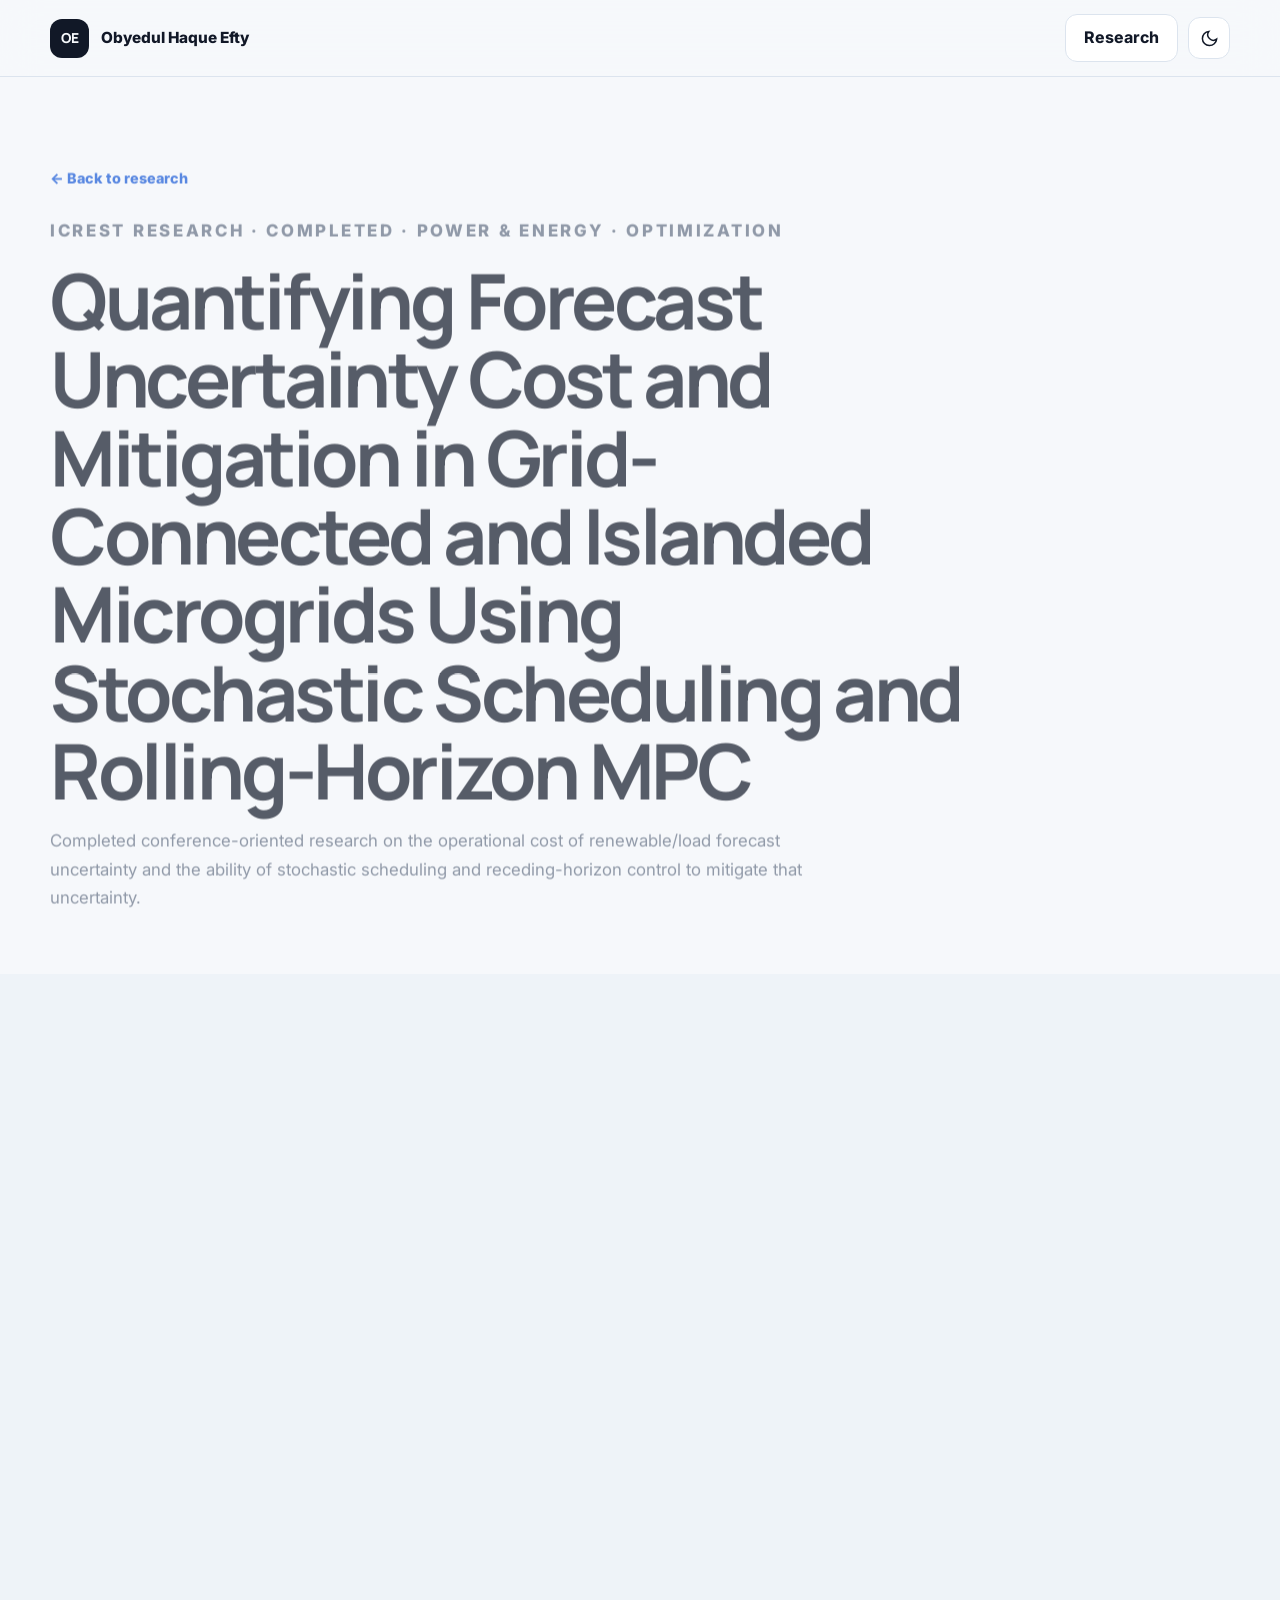
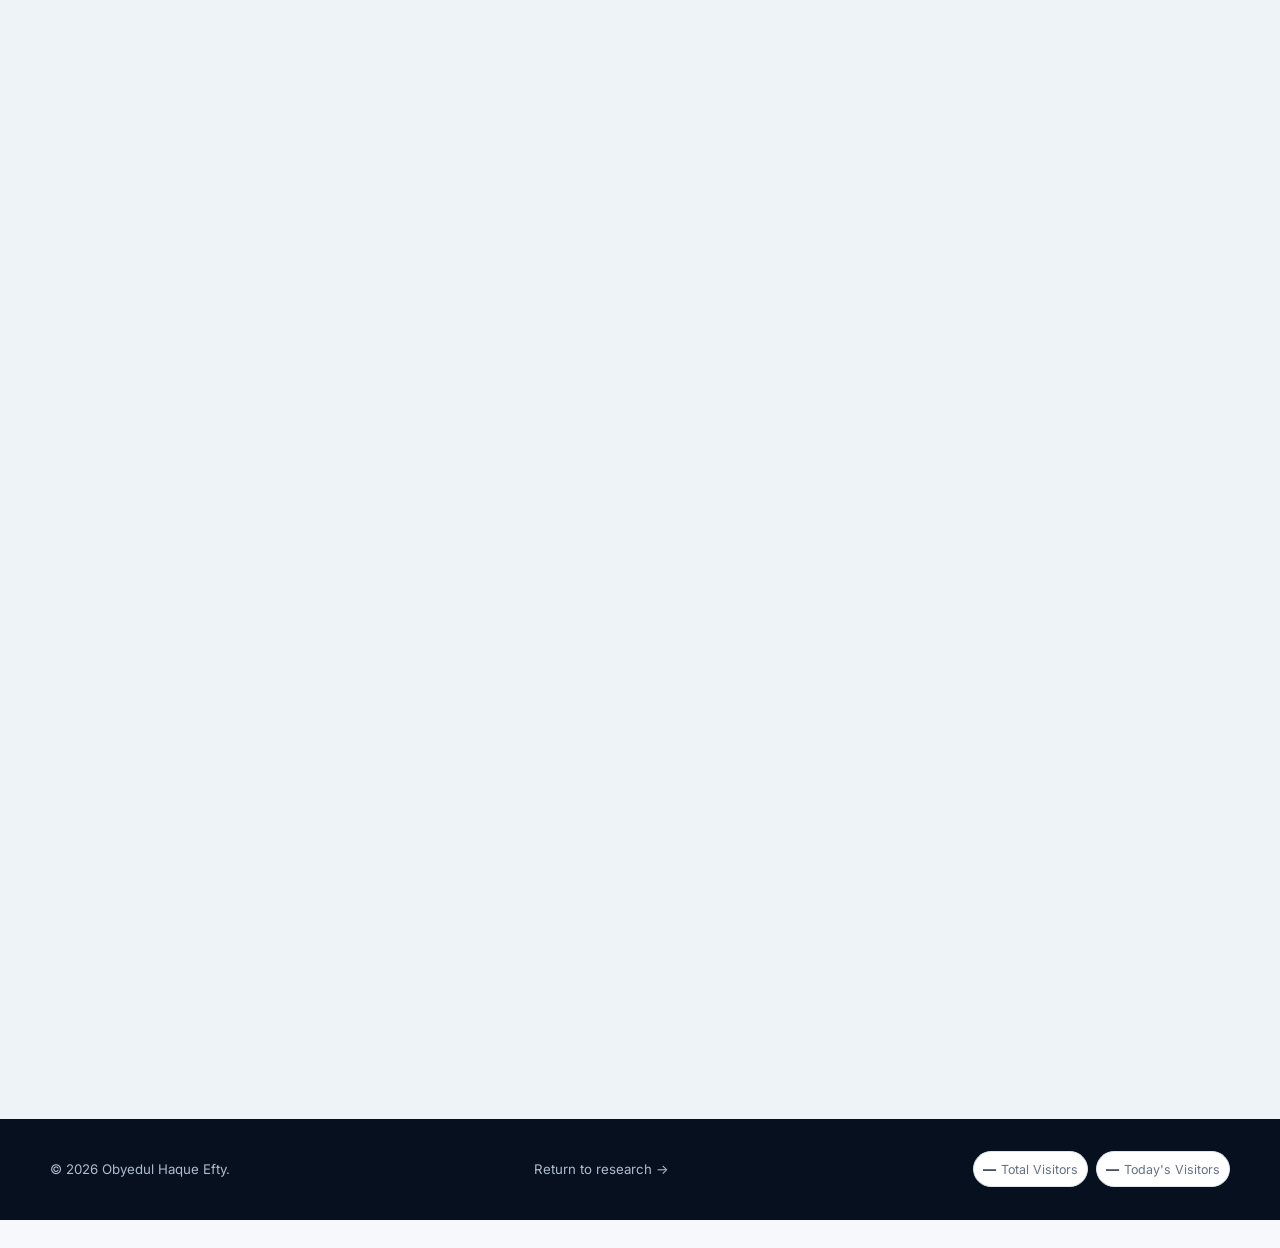
<file: projects/microgrid-mpc.html>
<!DOCTYPE html>
<html lang="en">
<head>
  <meta charset="UTF-8">
  <meta name="viewport" content="width=device-width, initial-scale=1.0">
  <meta name="robots" content="noindex, follow">
  <meta http-equiv="refresh" content="0; url=../research/microgrid-mpc.html">
  <link rel="canonical" href="https://oh-efty.github.io/research/microgrid-mpc.html">
  <title>Research page moved | Obyedul Haque Efty</title>
</head>
<body>
  <p>This work is research rather than a course project. <a href="../research/microgrid-mpc.html">Open the research page.</a></p>
</body>
</html>
</file>
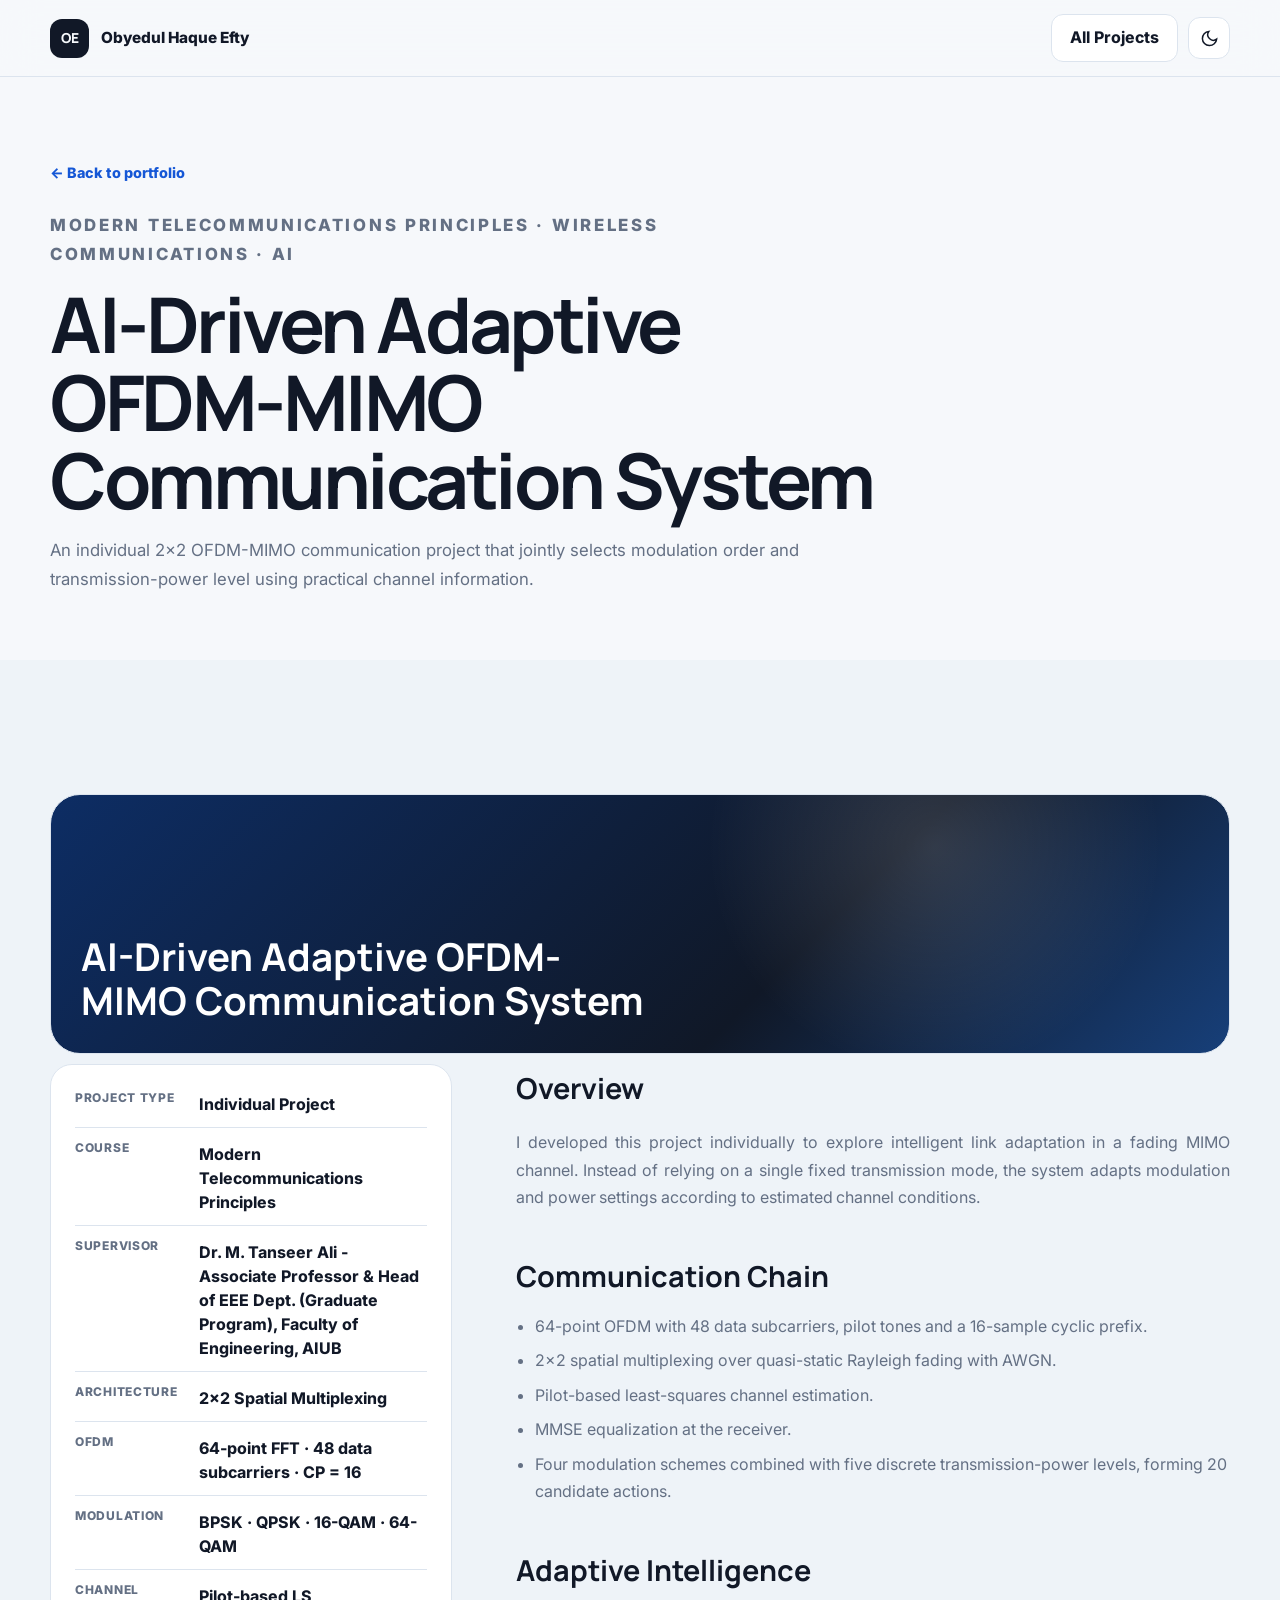
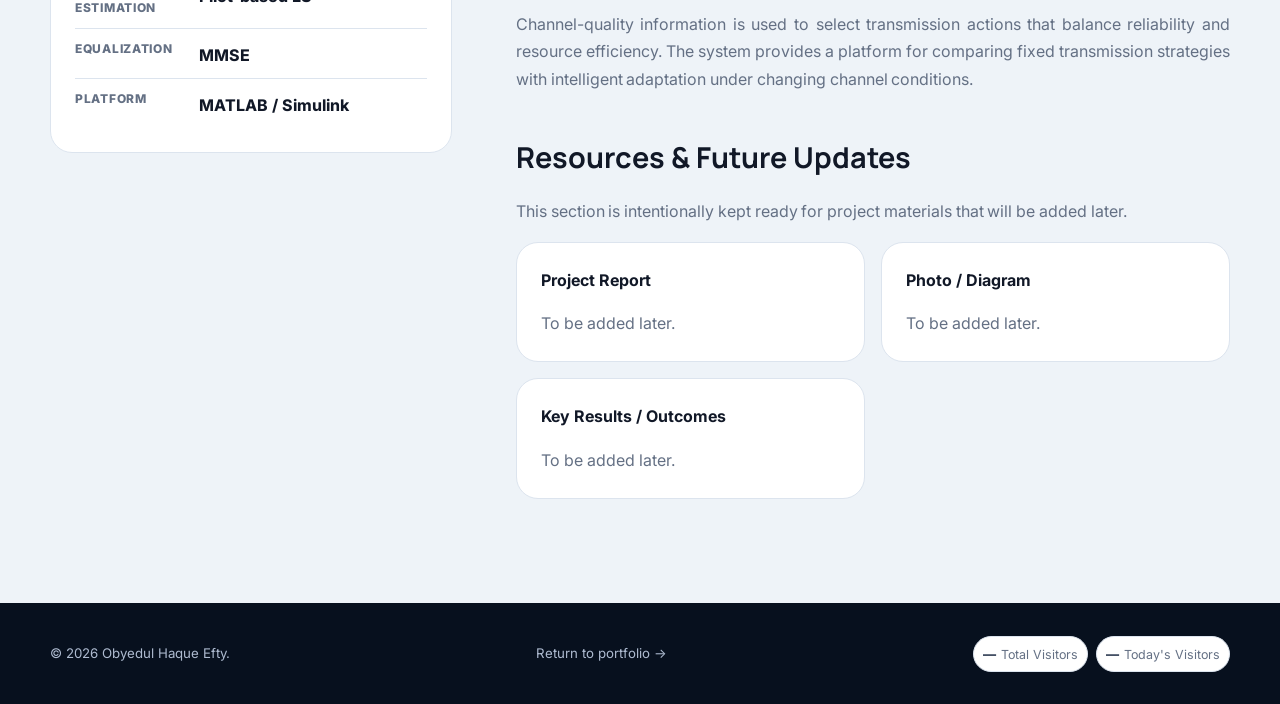
<file: projects/ofdm-mimo.html>
<!DOCTYPE html>
<html lang="en">
<head>
  <meta charset="UTF-8">
  <meta name="viewport" content="width=device-width, initial-scale=1.0">
  <meta name="description" content="An individual 2×2 OFDM-MIMO communication project that jointly selects modulation order and transmission-power level using practical channel information.">
  <meta name="author" content="Obyedul Haque Efty">
  <meta name="robots" content="index, follow, max-image-preview:large">
  <link rel="canonical" href="https://oh-efty.github.io/projects/ofdm-mimo.html">
  <link rel="icon" href="../assets/favicon.svg" type="image/svg+xml">

  <meta property="og:title" content="AI-Driven Adaptive OFDM-MIMO Communication System | Obyedul Haque Efty">
  <meta property="og:description" content="An individual 2×2 OFDM-MIMO communication project using channel-aware adaptation to select modulation order and transmission-power level.">
  <meta property="og:type" content="article">
  <meta property="og:url" content="https://oh-efty.github.io/projects/ofdm-mimo.html">
  <meta property="og:site_name" content="Obyedul Haque Efty — Academic & Research Portfolio">
  <meta property="og:image" content="https://oh-efty.github.io/assets/profile.jpeg">
  <meta property="og:image:alt" content="Obyedul Haque Efty">
  <meta name="twitter:card" content="summary_large_image">
  <meta name="twitter:title" content="AI-Driven Adaptive OFDM-MIMO Communication System | Obyedul Haque Efty">
  <meta name="twitter:description" content="2×2 OFDM-MIMO link adaptation using channel-aware modulation and transmission-power selection.">
  <meta name="twitter:image" content="https://oh-efty.github.io/assets/profile.jpeg">

  <title>AI-Driven Adaptive OFDM-MIMO Communication System | Obyedul Haque Efty</title>
  <link rel="preconnect" href="https://fonts.googleapis.com">
  <link rel="preconnect" href="https://fonts.gstatic.com" crossorigin>
  <link href="https://fonts.googleapis.com/css2?family=Inter:wght@400;500;600;700;800&family=Manrope:wght@600;700;800&display=swap" rel="stylesheet">
  <link rel="stylesheet" href="../styles.css">
  <link rel="stylesheet" href="../polish.css">

  <script type="application/ld+json">
  {
    "@context": "https://schema.org",
    "@type": "CreativeWork",
    "name": "AI-Driven Adaptive OFDM-MIMO Communication System",
    "description": "An individual 2×2 OFDM-MIMO communication project using channel-aware adaptation to jointly select modulation order and transmission-power level.",
    "url": "https://oh-efty.github.io/projects/ofdm-mimo.html",
    "creator": {"@type": "Person", "name": "Obyedul Haque Efty", "url": "https://oh-efty.github.io/"},
    "isPartOf": {"@type": "WebSite", "name": "Obyedul Haque Efty — Academic & Research Portfolio", "url": "https://oh-efty.github.io/"},
    "keywords": ["OFDM", "MIMO", "Adaptive Modulation", "Wireless Communications", "MATLAB", "Simulink", "MMSE", "Channel Estimation"]
  }
  </script>
</head>
<body>
  <header class="site-header">
    <div class="container nav-wrap">
      <a class="brand" href="../index.html"><span class="brand-mark">OE</span><span class="brand-text">Obyedul Haque Efty</span></a>
      <div class="nav-right"><a class="btn btn-secondary" href="../index.html#projects">All Projects</a><button class="icon-btn" data-theme-toggle type="button" aria-label="Switch theme"></button></div>
    </div>
  </header>

  <main>
    <section class="project-hero">
      <div class="container reveal">
        <a class="project-back" href="../index.html#projects">← Back to portfolio</a>
        <p class="eyebrow">Modern Telecommunications Principles · Wireless Communications · AI</p>
        <h1>AI-Driven Adaptive OFDM-MIMO Communication System</h1>
        <p>An individual 2×2 OFDM-MIMO communication project that jointly selects modulation order and transmission-power level using practical channel information.</p>
      </div>
    </section>

    <section class="section section-soft">
      <div class="container">
        <div class="project-banner reveal"><strong>AI-Driven Adaptive OFDM-MIMO Communication System</strong></div>
        <div class="detail-grid">
          <aside class="detail-sidebar reveal">
            <dl>
              <div><dt>Project Type</dt><dd>Individual Project</dd></div>
              <div><dt>Course</dt><dd>Modern Telecommunications Principles</dd></div>
              <div><dt>Supervisor</dt><dd>Dr. M. Tanseer Ali - Associate Professor & Head of EEE Dept. (Graduate Program), Faculty of Engineering, AIUB</dd></div>
              <div><dt>Architecture</dt><dd>2×2 Spatial Multiplexing</dd></div>
              <div><dt>OFDM</dt><dd>64-point FFT · 48 data subcarriers · CP = 16</dd></div>
              <div><dt>Modulation</dt><dd>BPSK · QPSK · 16-QAM · 64-QAM</dd></div>
              <div><dt>Channel Estimation</dt><dd>Pilot-based LS</dd></div>
              <div><dt>Equalization</dt><dd>MMSE</dd></div>
              <div><dt>Platform</dt><dd>MATLAB / Simulink</dd></div>
            </dl>
          </aside>

          <article class="detail-content reveal">
            <h2>Overview</h2>
            <p>I developed this project individually to explore intelligent link adaptation in a fading MIMO channel. Instead of relying on a single fixed transmission mode, the system adapts modulation and power settings according to estimated channel conditions.</p>

            <h2>Communication Chain</h2>
            <ul>
              <li>64-point OFDM with 48 data subcarriers, pilot tones and a 16-sample cyclic prefix.</li>
              <li>2×2 spatial multiplexing over quasi-static Rayleigh fading with AWGN.</li>
              <li>Pilot-based least-squares channel estimation.</li>
              <li>MMSE equalization at the receiver.</li>
              <li>Four modulation schemes combined with five discrete transmission-power levels, forming 20 candidate actions.</li>
            </ul>

            <h2>Adaptive Intelligence</h2>
            <p>Channel-quality information is used to select transmission actions that balance reliability and resource efficiency. The system provides a platform for comparing fixed transmission strategies with intelligent adaptation under changing channel conditions.</p>

            <h2>Resources & Future Updates</h2>
            <p>This section is intentionally kept ready for project materials that will be added later.</p>
            <div class="skill-blocks">
              <article class="skill-card"><h3>Project Report</h3><p>To be added later.</p></article>
              <article class="skill-card"><h3>Photo / Diagram</h3><p>To be added later.</p></article>
              <article class="skill-card"><h3>Key Results / Outcomes</h3><p>To be added later.</p></article>
            </div>
          </article>
        </div>
      </div>
    </section>
  </main>

  <footer class="site-footer"><div class="container footer-wrap"><p>© <span id="year"></span> Obyedul Haque Efty.</p><a href="../index.html">Return to portfolio →</a></div></footer>
  <div class="toast" role="status" aria-live="polite"></div>
  <script src="../script.js"></script>
</body>
</html>
</file>
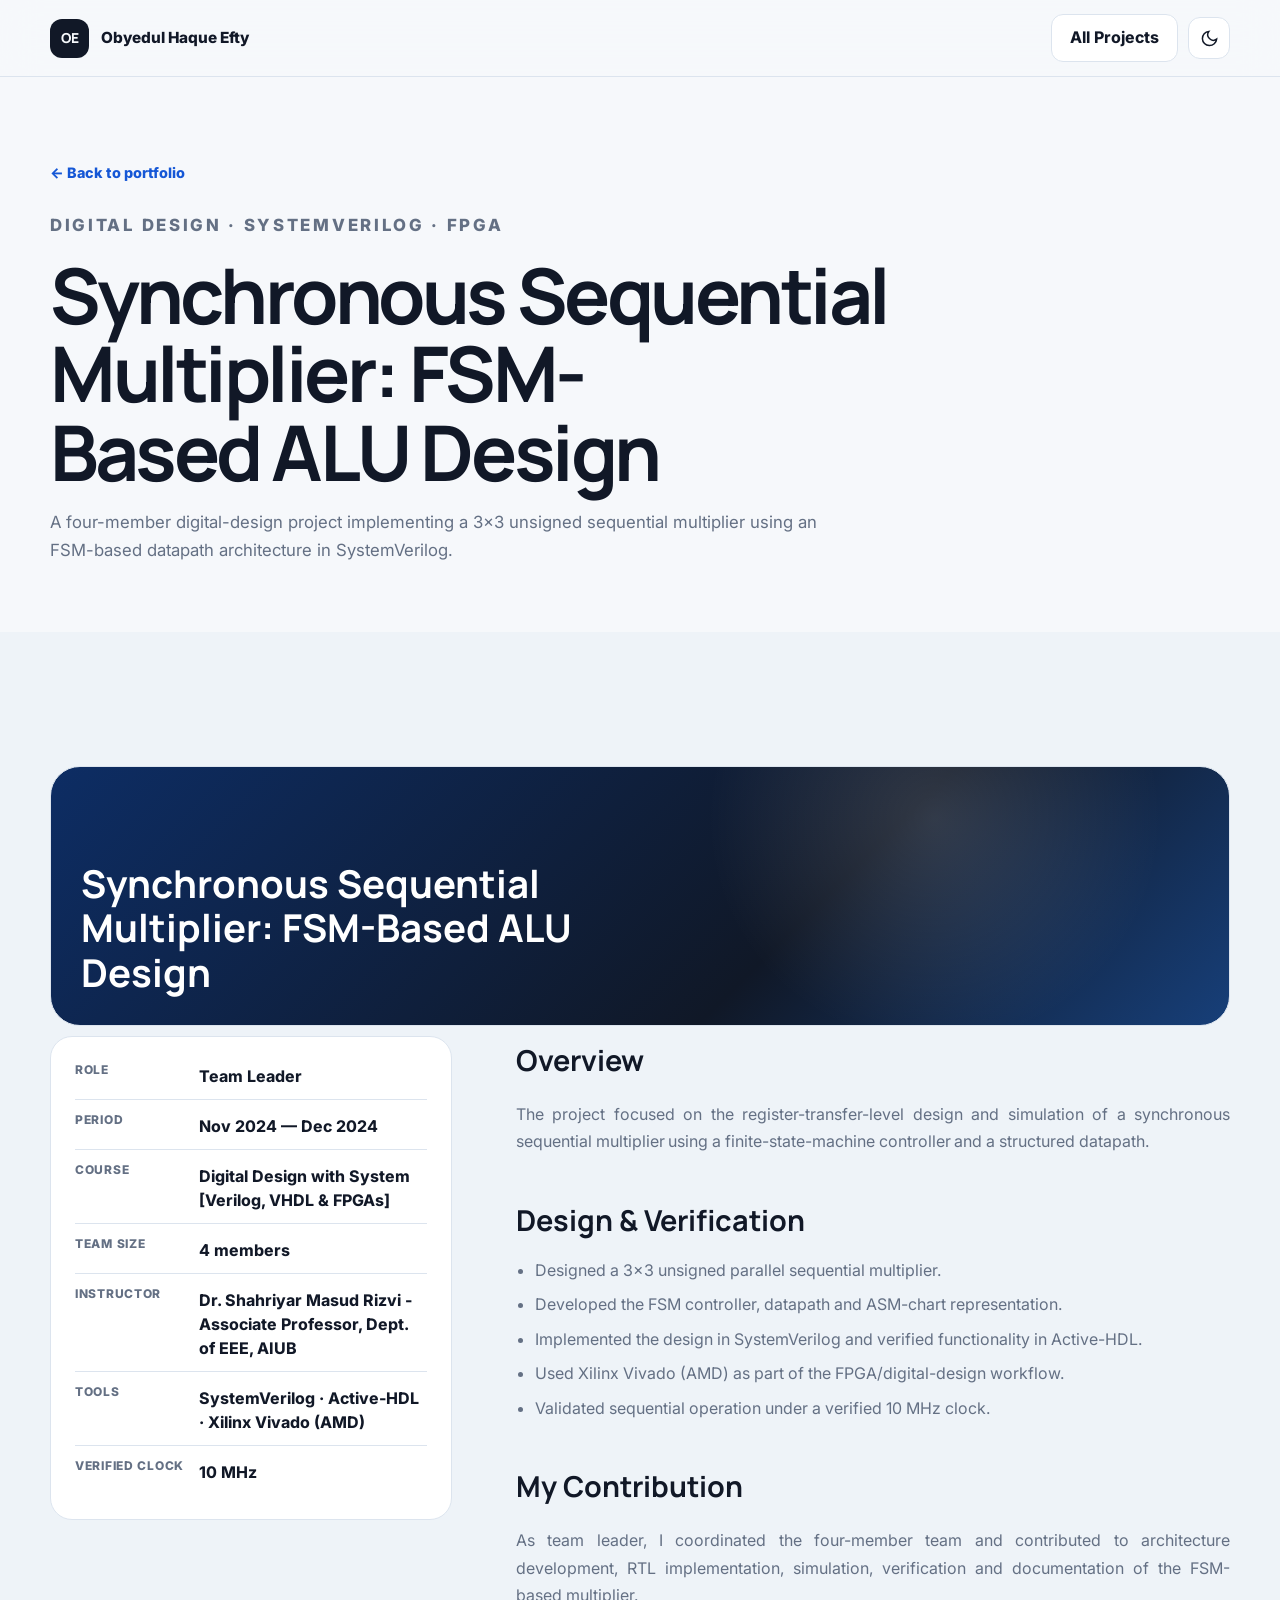
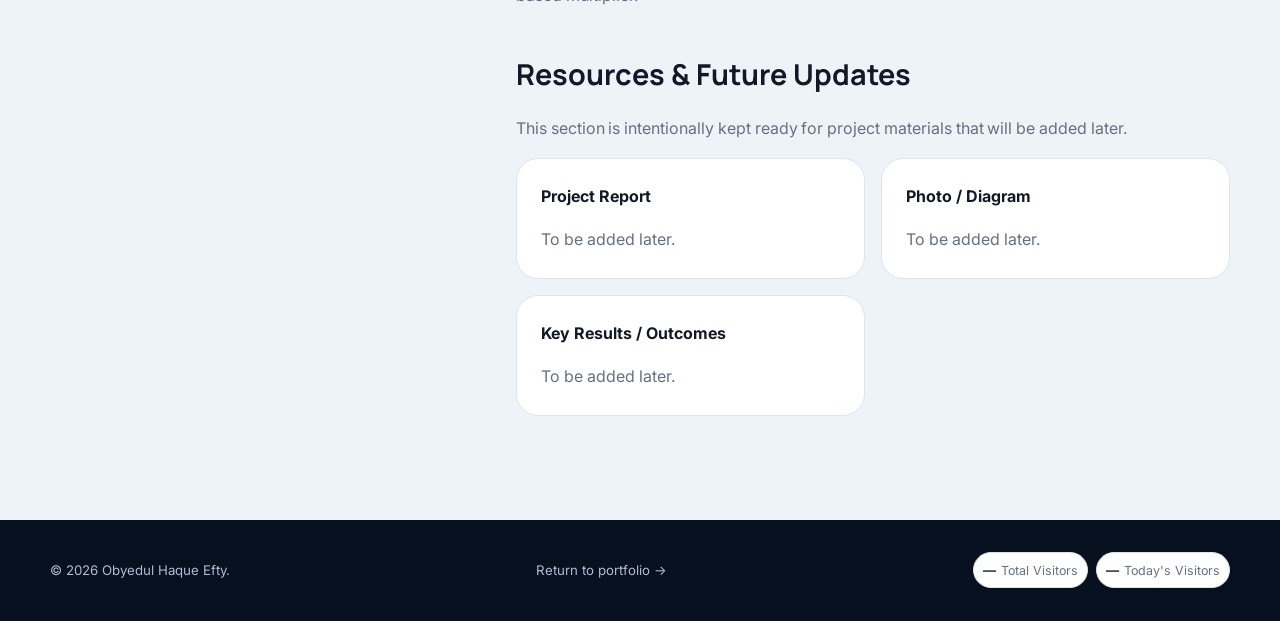
<file: projects/sequential-multiplier.html>
<!DOCTYPE html>
<html lang="en">
<head>
  <meta charset="UTF-8">
  <meta name="viewport" content="width=device-width, initial-scale=1.0">
  <meta name="description" content="A four-member digital-design project implementing a 3×3 unsigned sequential multiplier using an FSM-based datapath architecture in SystemVerilog.">
  <meta name="author" content="Obyedul Haque Efty">
  <meta name="robots" content="index, follow, max-image-preview:large">
  <link rel="canonical" href="https://oh-efty.github.io/projects/sequential-multiplier.html">
  <link rel="icon" href="../assets/favicon.svg" type="image/svg+xml">

  <meta property="og:title" content="Synchronous Sequential Multiplier: FSM-Based ALU Design | Obyedul Haque Efty">
  <meta property="og:description" content="Digital-design project implementing a 3×3 unsigned sequential multiplier using an FSM-based datapath architecture in SystemVerilog.">
  <meta property="og:type" content="article">
  <meta property="og:url" content="https://oh-efty.github.io/projects/sequential-multiplier.html">
  <meta property="og:site_name" content="Obyedul Haque Efty — Academic & Research Portfolio">
  <meta property="og:image" content="https://oh-efty.github.io/assets/profile.jpeg">
  <meta property="og:image:alt" content="Obyedul Haque Efty">
  <meta name="twitter:card" content="summary_large_image">
  <meta name="twitter:title" content="Synchronous Sequential Multiplier | Obyedul Haque Efty">
  <meta name="twitter:description" content="FSM-based 3×3 unsigned sequential multiplier implemented and verified in SystemVerilog.">
  <meta name="twitter:image" content="https://oh-efty.github.io/assets/profile.jpeg">

  <title>Synchronous Sequential Multiplier: FSM-Based ALU Design | Obyedul Haque Efty</title>
  <link rel="preconnect" href="https://fonts.googleapis.com">
  <link rel="preconnect" href="https://fonts.gstatic.com" crossorigin>
  <link href="https://fonts.googleapis.com/css2?family=Inter:wght@400;500;600;700;800&family=Manrope:wght@600;700;800&display=swap" rel="stylesheet">
  <link rel="stylesheet" href="../styles.css">
  <link rel="stylesheet" href="../polish.css">

  <script type="application/ld+json">
  {
    "@context": "https://schema.org",
    "@type": "CreativeWork",
    "name": "Synchronous Sequential Multiplier: FSM-Based ALU Design",
    "description": "A digital-design project implementing a 3×3 unsigned sequential multiplier using an FSM-based datapath architecture in SystemVerilog.",
    "url": "https://oh-efty.github.io/projects/sequential-multiplier.html",
    "creator": {"@type": "Person", "name": "Obyedul Haque Efty", "url": "https://oh-efty.github.io/"},
    "isPartOf": {"@type": "WebSite", "name": "Obyedul Haque Efty — Academic & Research Portfolio", "url": "https://oh-efty.github.io/"},
    "keywords": ["SystemVerilog", "FSM", "Sequential Multiplier", "FPGA", "Digital Design", "Vivado", "Active-HDL"]
  }
  </script>
</head>
<body>
  <header class="site-header">
    <div class="container nav-wrap">
      <a class="brand" href="../index.html">
        <span class="brand-mark">OE</span>
        <span class="brand-text">Obyedul Haque Efty</span>
      </a>
      <div class="nav-right">
        <a class="btn btn-secondary" href="../index.html#projects">All Projects</a>
        <button class="icon-btn" data-theme-toggle type="button" aria-label="Switch theme"></button>
      </div>
    </div>
  </header>

  <main>
    <section class="project-hero">
      <div class="container reveal">
        <a class="project-back" href="../index.html#projects">← Back to portfolio</a>
        <p class="eyebrow">Digital Design · SystemVerilog · FPGA</p>
        <h1>Synchronous Sequential Multiplier: FSM-Based ALU Design</h1>
        <p>A four-member digital-design project implementing a 3×3 unsigned sequential multiplier using an FSM-based datapath architecture in SystemVerilog.</p>
      </div>
    </section>

    <section class="section section-soft">
      <div class="container">
        <div class="project-banner reveal"><strong>Synchronous Sequential Multiplier: FSM-Based ALU Design</strong></div>
        <div class="detail-grid">
          <aside class="detail-sidebar reveal">
            <dl>
              <div><dt>Role</dt><dd>Team Leader</dd></div>
              <div><dt>Period</dt><dd>Nov 2024 — Dec 2024</dd></div>
              <div><dt>Course</dt><dd>Digital Design with System [Verilog, VHDL & FPGAs]</dd></div>
              <div><dt>Team Size</dt><dd>4 members</dd></div>
              <div><dt>Instructor</dt><dd>Dr. Shahriyar Masud Rizvi - Associate Professor, Dept. of EEE, AIUB</dd></div>
              <div><dt>Tools</dt><dd>SystemVerilog · Active-HDL · Xilinx Vivado (AMD)</dd></div>
              <div><dt>Verified Clock</dt><dd>10 MHz</dd></div>
            </dl>
          </aside>

          <article class="detail-content reveal">
            <h2>Overview</h2>
            <p>The project focused on the register-transfer-level design and simulation of a synchronous sequential multiplier using a finite-state-machine controller and a structured datapath.</p>

            <h2>Design & Verification</h2>
            <ul>
              <li>Designed a 3×3 unsigned parallel sequential multiplier.</li>
              <li>Developed the FSM controller, datapath and ASM-chart representation.</li>
              <li>Implemented the design in SystemVerilog and verified functionality in Active-HDL.</li>
              <li>Used Xilinx Vivado (AMD) as part of the FPGA/digital-design workflow.</li>
              <li>Validated sequential operation under a verified 10 MHz clock.</li>
            </ul>

            <h2>My Contribution</h2>
            <p>As team leader, I coordinated the four-member team and contributed to architecture development, RTL implementation, simulation, verification and documentation of the FSM-based multiplier.</p>

            <h2>Resources & Future Updates</h2>
            <p>This section is intentionally kept ready for project materials that will be added later.</p>
            <div class="skill-blocks">
              <article class="skill-card"><h3>Project Report</h3><p>To be added later.</p></article>
              <article class="skill-card"><h3>Photo / Diagram</h3><p>To be added later.</p></article>
              <article class="skill-card"><h3>Key Results / Outcomes</h3><p>To be added later.</p></article>
            </div>
          </article>
        </div>
      </div>
    </section>
  </main>

  <footer class="site-footer">
    <div class="container footer-wrap">
      <p>© <span id="year"></span> Obyedul Haque Efty.</p>
      <a href="../index.html">Return to portfolio →</a>
    </div>
  </footer>

  <div class="toast" role="status" aria-live="polite"></div>
  <script src="../script.js"></script>
</body>
</html>
</file>
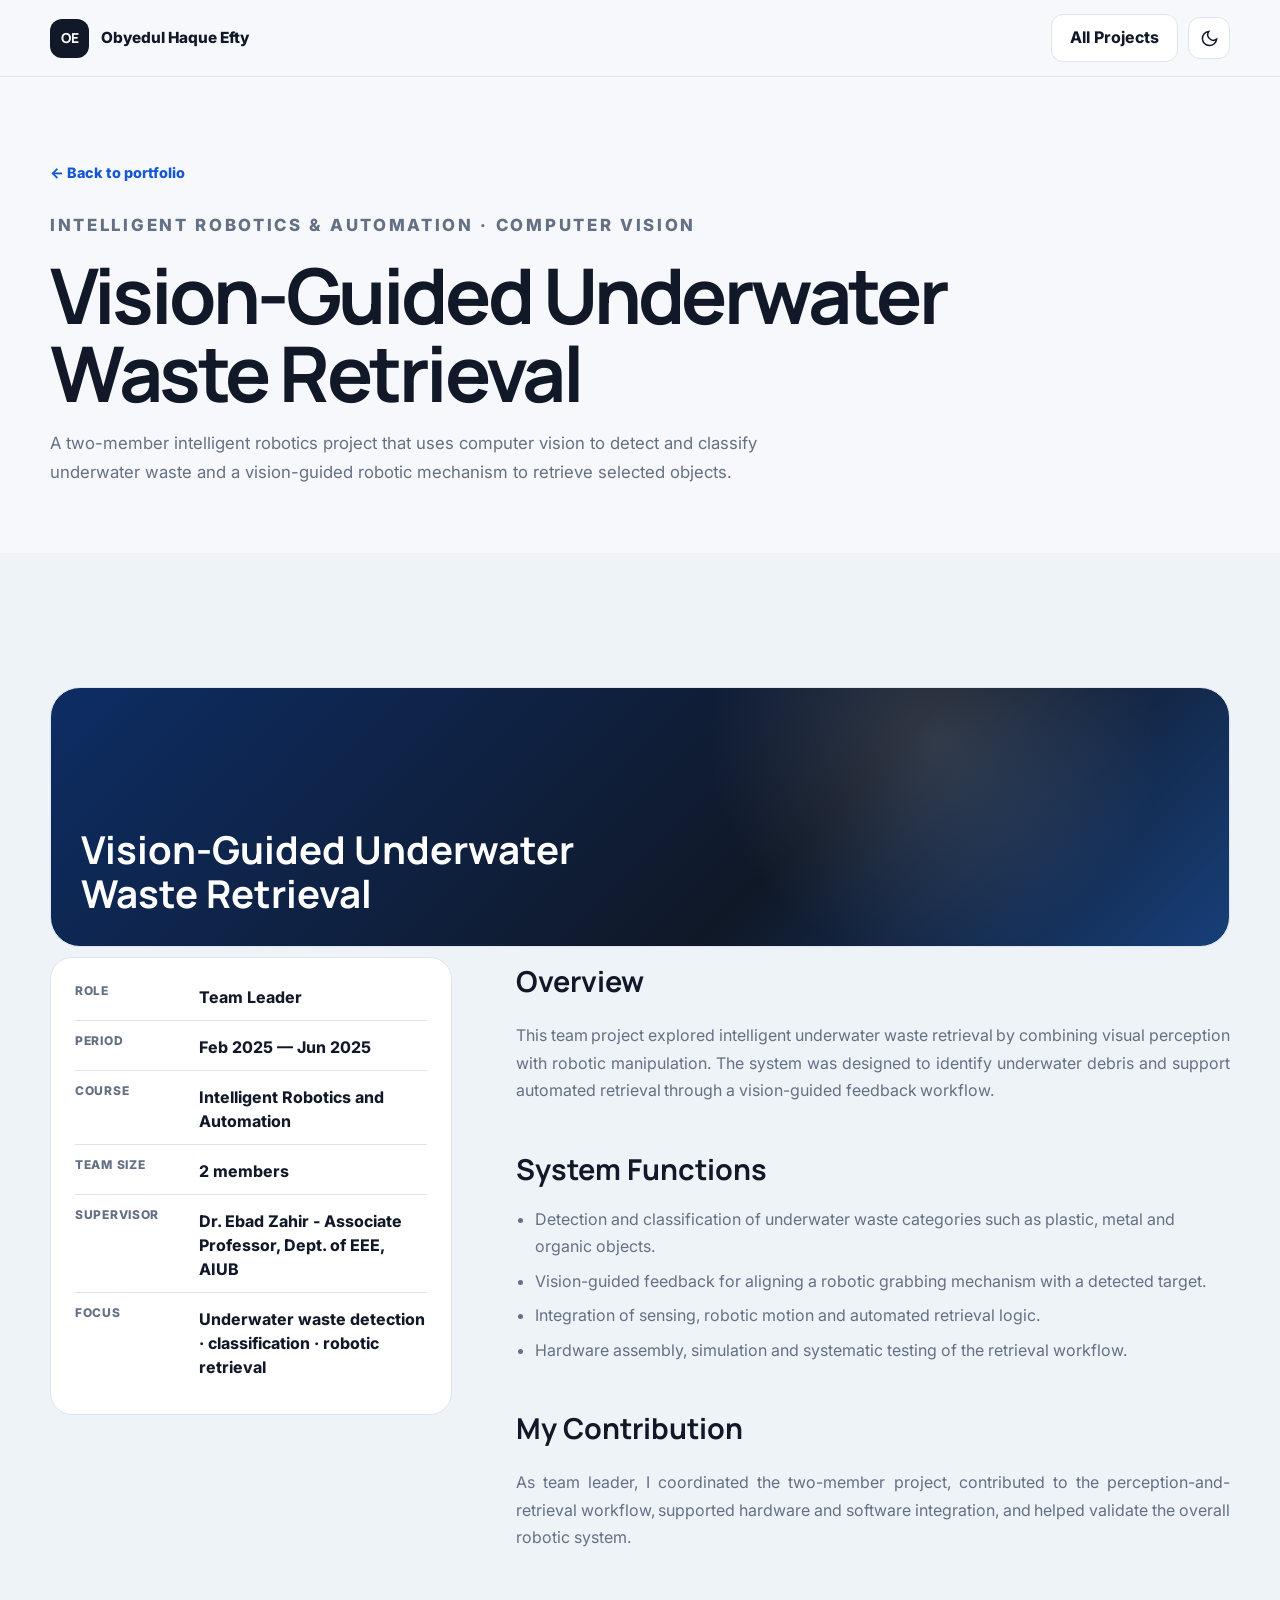
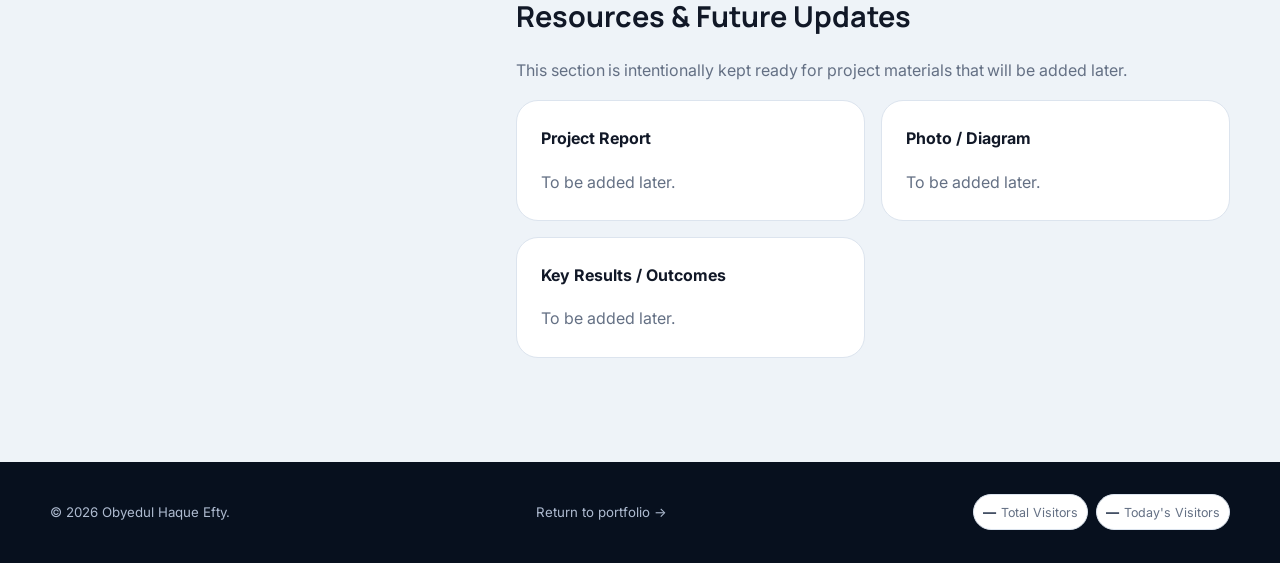
<file: projects/underwater-waste-retrieval.html>
<!DOCTYPE html>
<html lang="en">
<head>
  <meta charset="UTF-8">
  <meta name="viewport" content="width=device-width, initial-scale=1.0">
  <meta name="description" content="A two-member intelligent robotics project that uses computer vision to detect and classify underwater waste and a vision-guided robotic mechanism to retrieve selected objects.">
  <meta name="author" content="Obyedul Haque Efty">
  <meta name="robots" content="index, follow, max-image-preview:large">
  <link rel="canonical" href="https://oh-efty.github.io/projects/underwater-waste-retrieval.html">
  <link rel="icon" href="../assets/favicon.svg" type="image/svg+xml">

  <meta property="og:title" content="Vision-Guided Underwater Waste Retrieval | Obyedul Haque Efty">
  <meta property="og:description" content="An intelligent robotics project using computer vision for underwater waste detection, classification and vision-guided retrieval.">
  <meta property="og:type" content="article">
  <meta property="og:url" content="https://oh-efty.github.io/projects/underwater-waste-retrieval.html">
  <meta property="og:site_name" content="Obyedul Haque Efty — Academic & Research Portfolio">
  <meta property="og:image" content="https://oh-efty.github.io/assets/profile.jpeg">
  <meta property="og:image:alt" content="Obyedul Haque Efty">
  <meta name="twitter:card" content="summary_large_image">
  <meta name="twitter:title" content="Vision-Guided Underwater Waste Retrieval | Obyedul Haque Efty">
  <meta name="twitter:description" content="Computer-vision-based underwater waste detection, classification and robotic retrieval project.">
  <meta name="twitter:image" content="https://oh-efty.github.io/assets/profile.jpeg">

  <title>Vision-Guided Underwater Waste Retrieval | Obyedul Haque Efty</title>
  <link rel="preconnect" href="https://fonts.googleapis.com">
  <link rel="preconnect" href="https://fonts.gstatic.com" crossorigin>
  <link href="https://fonts.googleapis.com/css2?family=Inter:wght@400;500;600;700;800&family=Manrope:wght@600;700;800&display=swap" rel="stylesheet">
  <link rel="stylesheet" href="../styles.css">
  <link rel="stylesheet" href="../polish.css">

  <script type="application/ld+json">
  {
    "@context": "https://schema.org",
    "@type": "CreativeWork",
    "name": "Vision-Guided Underwater Waste Retrieval",
    "description": "An intelligent robotics project using computer vision to detect and classify underwater waste and a vision-guided mechanism to retrieve selected objects.",
    "url": "https://oh-efty.github.io/projects/underwater-waste-retrieval.html",
    "creator": {"@type": "Person", "name": "Obyedul Haque Efty", "url": "https://oh-efty.github.io/"},
    "isPartOf": {"@type": "WebSite", "name": "Obyedul Haque Efty — Academic & Research Portfolio", "url": "https://oh-efty.github.io/"},
    "keywords": ["Underwater Waste", "Computer Vision", "Robotics", "Object Detection", "Robotic Retrieval"]
  }
  </script>
</head>
<body>
  <header class="site-header">
    <div class="container nav-wrap">
      <a class="brand" href="../index.html">
        <span class="brand-mark">OE</span>
        <span class="brand-text">Obyedul Haque Efty</span>
      </a>
      <div class="nav-right">
        <a class="btn btn-secondary" href="../index.html#projects">All Projects</a>
        <button class="icon-btn" data-theme-toggle type="button" aria-label="Switch theme"></button>
      </div>
    </div>
  </header>

  <main>
    <section class="project-hero">
      <div class="container reveal">
        <a class="project-back" href="../index.html#projects">← Back to portfolio</a>
        <p class="eyebrow">Intelligent Robotics & Automation · Computer Vision</p>
        <h1>Vision-Guided Underwater Waste Retrieval</h1>
        <p>A two-member intelligent robotics project that uses computer vision to detect and classify underwater waste and a vision-guided robotic mechanism to retrieve selected objects.</p>
      </div>
    </section>

    <section class="section section-soft">
      <div class="container">
        <div class="project-banner reveal"><strong>Vision-Guided Underwater Waste Retrieval</strong></div>
        <div class="detail-grid">
          <aside class="detail-sidebar reveal">
            <dl>
              <div><dt>Role</dt><dd>Team Leader</dd></div>
              <div><dt>Period</dt><dd>Feb 2025 — Jun 2025</dd></div>
              <div><dt>Course</dt><dd>Intelligent Robotics and Automation</dd></div>
              <div><dt>Team Size</dt><dd>2 members</dd></div>
              <div><dt>Supervisor</dt><dd>Dr. Ebad Zahir - Associate Professor, Dept. of EEE, AIUB</dd></div>
              <div><dt>Focus</dt><dd>Underwater waste detection · classification · robotic retrieval</dd></div>
            </dl>
          </aside>

          <article class="detail-content reveal">
            <h2>Overview</h2>
            <p>This team project explored intelligent underwater waste retrieval by combining visual perception with robotic manipulation. The system was designed to identify underwater debris and support automated retrieval through a vision-guided feedback workflow.</p>

            <h2>System Functions</h2>
            <ul>
              <li>Detection and classification of underwater waste categories such as plastic, metal and organic objects.</li>
              <li>Vision-guided feedback for aligning a robotic grabbing mechanism with a detected target.</li>
              <li>Integration of sensing, robotic motion and automated retrieval logic.</li>
              <li>Hardware assembly, simulation and systematic testing of the retrieval workflow.</li>
            </ul>

            <h2>My Contribution</h2>
            <p>As team leader, I coordinated the two-member project, contributed to the perception-and-retrieval workflow, supported hardware and software integration, and helped validate the overall robotic system.</p>

            <h2>Resources & Future Updates</h2>
            <p>This section is intentionally kept ready for project materials that will be added later.</p>
            <div class="skill-blocks">
              <article class="skill-card"><h3>Project Report</h3><p>To be added later.</p></article>
              <article class="skill-card"><h3>Photo / Diagram</h3><p>To be added later.</p></article>
              <article class="skill-card"><h3>Key Results / Outcomes</h3><p>To be added later.</p></article>
            </div>
          </article>
        </div>
      </div>
    </section>
  </main>

  <footer class="site-footer">
    <div class="container footer-wrap">
      <p>© <span id="year"></span> Obyedul Haque Efty.</p>
      <a href="../index.html">Return to portfolio →</a>
    </div>
  </footer>

  <div class="toast" role="status" aria-live="polite"></div>
  <script src="../script.js"></script>
</body>
</html>
</file>
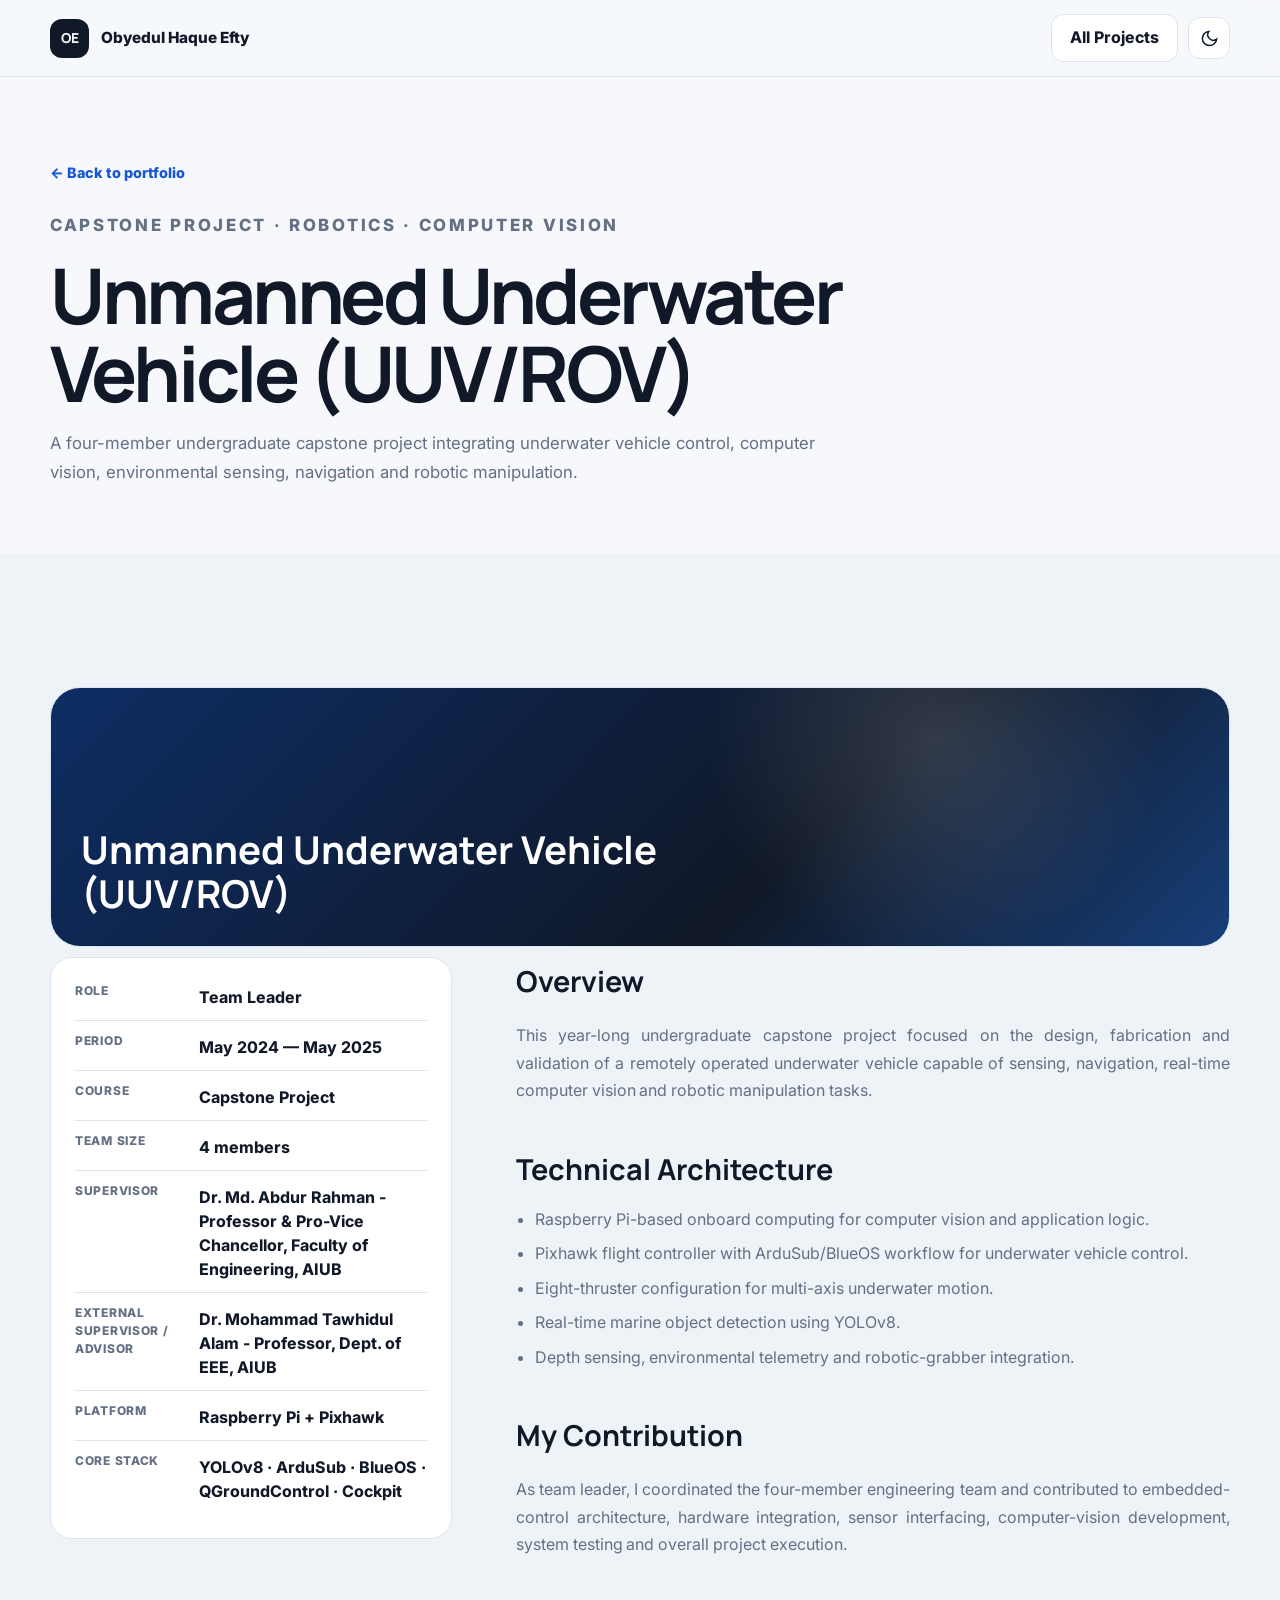
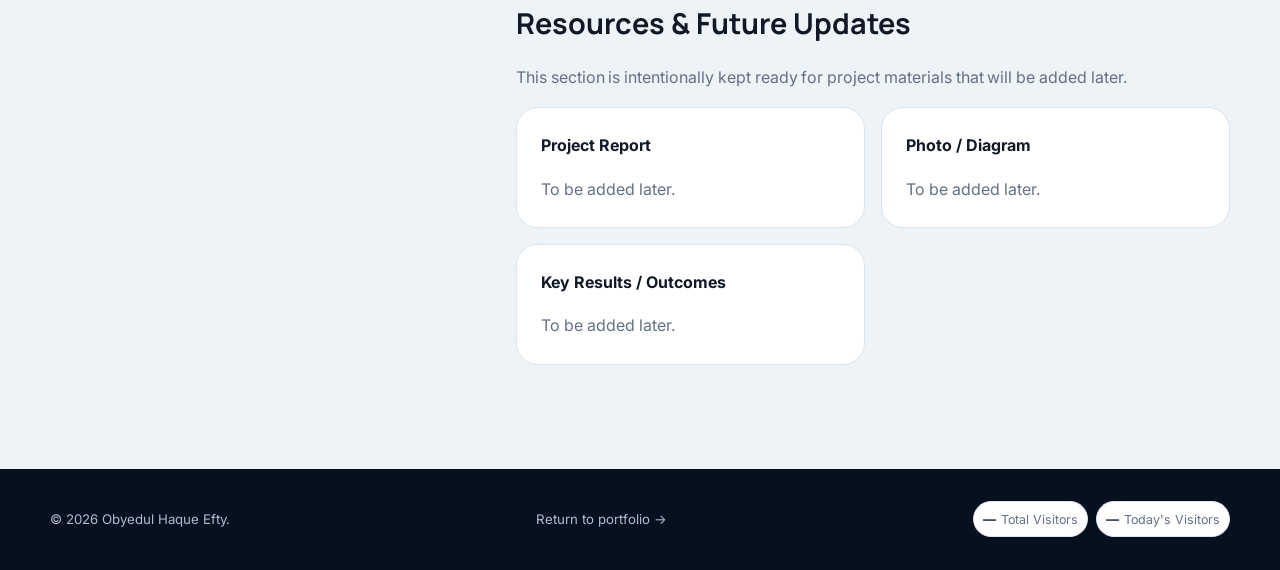
<file: projects/uuv.html>
<!DOCTYPE html>
<html lang="en">
<head>
  <meta charset="UTF-8">
  <meta name="viewport" content="width=device-width, initial-scale=1.0">
  <meta name="description" content="A four-member undergraduate capstone project integrating underwater vehicle control, computer vision, environmental sensing, navigation and robotic manipulation.">
  <meta name="author" content="Obyedul Haque Efty">
  <meta name="robots" content="index, follow, max-image-preview:large">
  <link rel="canonical" href="https://oh-efty.github.io/projects/uuv.html">
  <link rel="icon" href="../assets/favicon.svg" type="image/svg+xml">

  <meta property="og:title" content="Unmanned Underwater Vehicle (UUV/ROV) | Obyedul Haque Efty">
  <meta property="og:description" content="A four-member undergraduate capstone project integrating underwater vehicle control, computer vision, environmental sensing, navigation and robotic manipulation.">
  <meta property="og:type" content="article">
  <meta property="og:url" content="https://oh-efty.github.io/projects/uuv.html">
  <meta property="og:site_name" content="Obyedul Haque Efty — Academic & Research Portfolio">
  <meta property="og:image" content="https://oh-efty.github.io/assets/profile.jpeg">
  <meta property="og:image:alt" content="Obyedul Haque Efty">
  <meta name="twitter:card" content="summary_large_image">
  <meta name="twitter:title" content="Unmanned Underwater Vehicle (UUV/ROV) | Obyedul Haque Efty">
  <meta name="twitter:description" content="Undergraduate capstone project integrating underwater vehicle control, computer vision, sensing, navigation and robotic manipulation.">
  <meta name="twitter:image" content="https://oh-efty.github.io/assets/profile.jpeg">

  <title>Unmanned Underwater Vehicle (UUV/ROV) | Obyedul Haque Efty</title>
  <link rel="preconnect" href="https://fonts.googleapis.com">
  <link rel="preconnect" href="https://fonts.gstatic.com" crossorigin>
  <link href="https://fonts.googleapis.com/css2?family=Inter:wght@400;500;600;700;800&family=Manrope:wght@600;700;800&display=swap" rel="stylesheet">
  <link rel="stylesheet" href="../styles.css">
  <link rel="stylesheet" href="../polish.css">

  <script type="application/ld+json">
  {
    "@context": "https://schema.org",
    "@type": "CreativeWork",
    "name": "Unmanned Underwater Vehicle (UUV/ROV)",
    "description": "A four-member undergraduate capstone project integrating underwater vehicle control, computer vision, environmental sensing, navigation and robotic manipulation.",
    "url": "https://oh-efty.github.io/projects/uuv.html",
    "creator": {
      "@type": "Person",
      "name": "Obyedul Haque Efty",
      "url": "https://oh-efty.github.io/"
    },
    "isPartOf": {
      "@type": "WebSite",
      "name": "Obyedul Haque Efty — Academic & Research Portfolio",
      "url": "https://oh-efty.github.io/"
    },
    "keywords": ["Underwater Vehicle", "ROV", "Computer Vision", "YOLOv8", "Raspberry Pi", "Pixhawk", "Robotics"]
  }
  </script>
</head>
<body>
  <header class="site-header">
    <div class="container nav-wrap">
      <a class="brand" href="../index.html"><span class="brand-mark">OE</span><span class="brand-text">Obyedul Haque Efty</span></a>
      <div class="nav-right"><a class="btn btn-secondary" href="../index.html#projects">All Projects</a><button class="icon-btn" data-theme-toggle type="button" aria-label="Switch theme"></button></div>
    </div>
  </header>

  <main>
    <section class="project-hero">
      <div class="container reveal">
        <a class="project-back" href="../index.html#projects">← Back to portfolio</a>
        <p class="eyebrow">Capstone Project · Robotics · Computer Vision</p>
        <h1>Unmanned Underwater Vehicle (UUV/ROV)</h1>
        <p>A four-member undergraduate capstone project integrating underwater vehicle control, computer vision, environmental sensing, navigation and robotic manipulation.</p>
      </div>
    </section>

    <section class="section section-soft">
      <div class="container">
        <div class="project-banner reveal"><strong>Unmanned Underwater Vehicle (UUV/ROV)</strong></div>
        <div class="detail-grid">
          <aside class="detail-sidebar reveal">
            <dl>
              <div><dt>Role</dt><dd>Team Leader</dd></div>
              <div><dt>Period</dt><dd>May 2024 — May 2025</dd></div>
              <div><dt>Course</dt><dd>Capstone Project</dd></div>
              <div><dt>Team Size</dt><dd>4 members</dd></div>
              <div><dt>Supervisor</dt><dd>Dr. Md. Abdur Rahman - Professor & Pro-Vice Chancellor, Faculty of Engineering, AIUB</dd></div>
              <div><dt>External Supervisor / Advisor</dt><dd>Dr. Mohammad Tawhidul Alam - Professor, Dept. of EEE, AIUB</dd></div>
              <div><dt>Platform</dt><dd>Raspberry Pi + Pixhawk</dd></div>
              <div><dt>Core Stack</dt><dd>YOLOv8 · ArduSub · BlueOS · QGroundControl · Cockpit</dd></div>
            </dl>
          </aside>

          <article class="detail-content reveal">
            <h2>Overview</h2>
            <p>This year-long undergraduate capstone project focused on the design, fabrication and validation of a remotely operated underwater vehicle capable of sensing, navigation, real-time computer vision and robotic manipulation tasks.</p>

            <h2>Technical Architecture</h2>
            <ul>
              <li>Raspberry Pi-based onboard computing for computer vision and application logic.</li>
              <li>Pixhawk flight controller with ArduSub/BlueOS workflow for underwater vehicle control.</li>
              <li>Eight-thruster configuration for multi-axis underwater motion.</li>
              <li>Real-time marine object detection using YOLOv8.</li>
              <li>Depth sensing, environmental telemetry and robotic-grabber integration.</li>
            </ul>

            <h2>My Contribution</h2>
            <p>As team leader, I coordinated the four-member engineering team and contributed to embedded-control architecture, hardware integration, sensor interfacing, computer-vision development, system testing and overall project execution.</p>

            <h2>Resources & Future Updates</h2>
            <p>This section is intentionally kept ready for project materials that will be added later.</p>
            <div class="skill-blocks">
              <article class="skill-card"><h3>Project Report</h3><p>To be added later.</p></article>
              <article class="skill-card"><h3>Photo / Diagram</h3><p>To be added later.</p></article>
              <article class="skill-card"><h3>Key Results / Outcomes</h3><p>To be added later.</p></article>
            </div>
          </article>
        </div>
      </div>
    </section>
  </main>

  <footer class="site-footer"><div class="container footer-wrap"><p>© <span id="year"></span> Obyedul Haque Efty.</p><a href="../index.html">Return to portfolio →</a></div></footer>
  <div class="toast" role="status" aria-live="polite"></div>
  <script src="../script.js"></script>
</body>
</html>
</file>
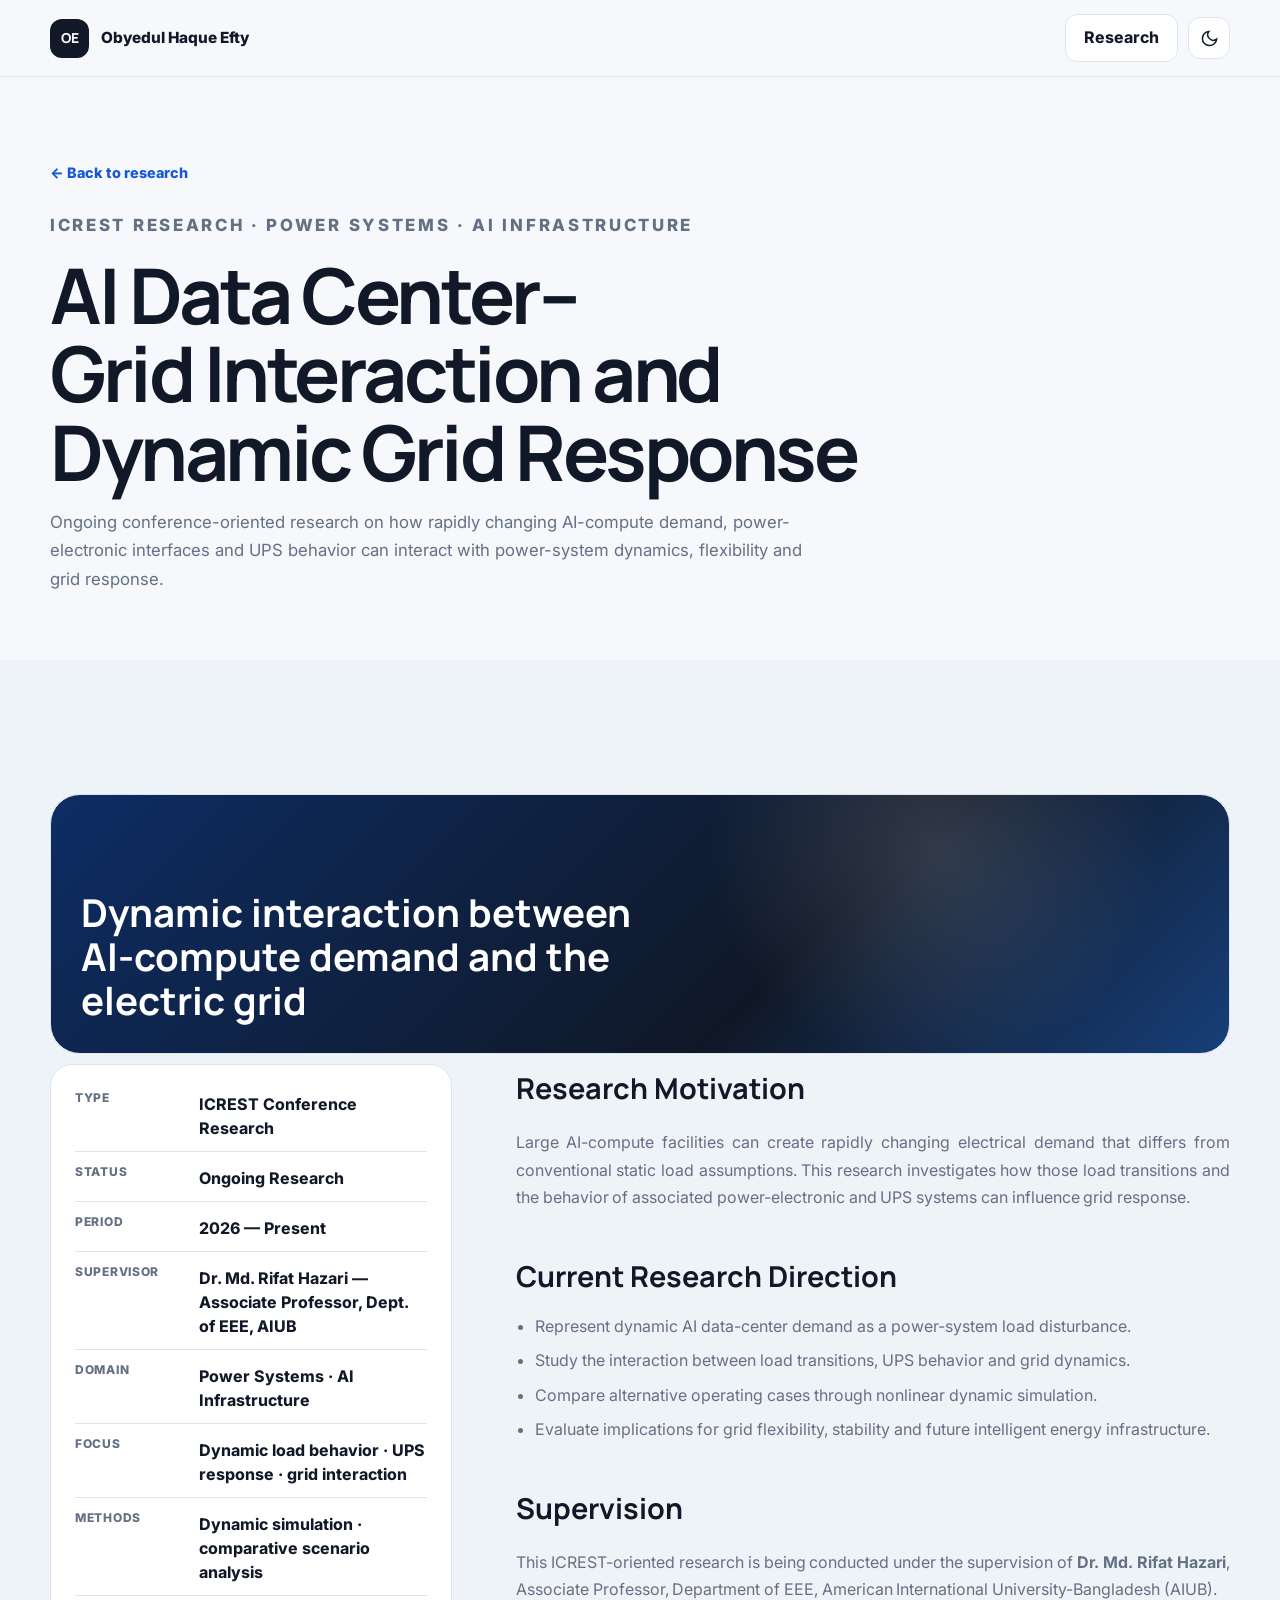
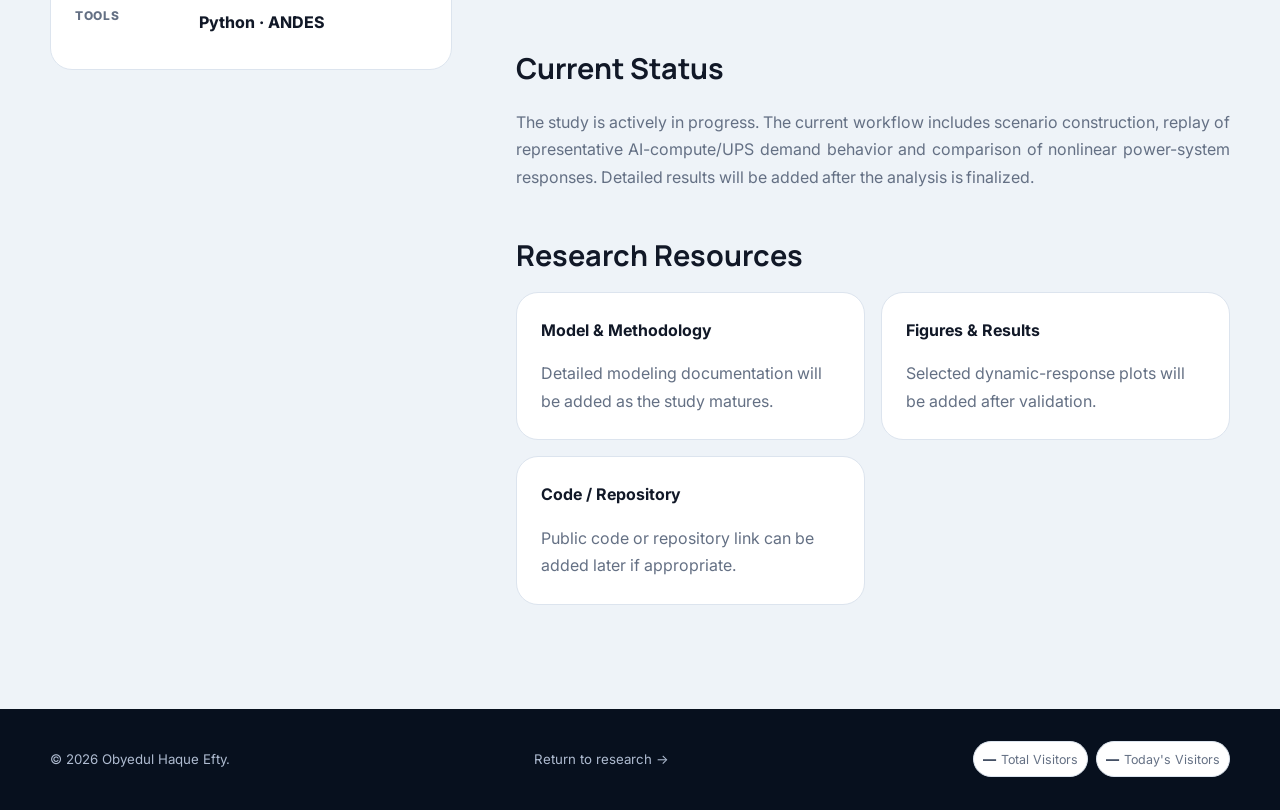
<file: research/ai-data-center-grid.html>
<!DOCTYPE html>
<html lang="en">
<head>
  <meta charset="UTF-8">
  <meta name="viewport" content="width=device-width, initial-scale=1.0">
  <meta name="description" content="ICREST-oriented research by Obyedul Haque Efty on AI data-center load behavior, UPS dynamics and power-system response under the supervision of Dr. Md. Rifat Hazari, AIUB.">
  <meta name="author" content="Obyedul Haque Efty">
  <meta name="robots" content="index, follow, max-image-preview:large">
  <link rel="canonical" href="https://oh-efty.github.io/research/ai-data-center-grid.html">
  <link rel="icon" href="../assets/favicon.svg" type="image/svg+xml">

  <meta property="og:title" content="AI Data Center–Grid Interaction and Dynamic Grid Response | Obyedul Haque Efty">
  <meta property="og:description" content="Ongoing research on AI data-center demand, UPS behavior and nonlinear power-system response under rapidly changing compute loads.">
  <meta property="og:type" content="article">
  <meta property="og:url" content="https://oh-efty.github.io/research/ai-data-center-grid.html">
  <meta property="og:site_name" content="Obyedul Haque Efty — Academic & Research Portfolio">
  <meta property="og:image" content="https://oh-efty.github.io/assets/profile.jpeg">
  <meta property="og:image:alt" content="Obyedul Haque Efty">
  <meta name="twitter:card" content="summary_large_image">
  <meta name="twitter:title" content="AI Data Center–Grid Interaction | Obyedul Haque Efty">
  <meta name="twitter:description" content="Research on dynamic AI-compute demand, UPS response and nonlinear grid dynamics.">
  <meta name="twitter:image" content="https://oh-efty.github.io/assets/profile.jpeg">

  <title>AI Data Center–Grid Interaction | Obyedul Haque Efty</title>
  <link rel="preconnect" href="https://fonts.googleapis.com">
  <link rel="preconnect" href="https://fonts.gstatic.com" crossorigin>
  <link href="https://fonts.googleapis.com/css2?family=Inter:wght@400;500;600;700;800&family=Manrope:wght@600;700;800&display=swap" rel="stylesheet">
  <link rel="stylesheet" href="../styles.css">
  <link rel="stylesheet" href="../polish.css">

  <script type="application/ld+json">
  {
    "@context": "https://schema.org",
    "@type": "CreativeWork",
    "name": "AI Data Center–Grid Interaction and Dynamic Grid Response",
    "description": "Ongoing research on rapidly changing AI-compute demand, UPS behavior and nonlinear power-system response.",
    "url": "https://oh-efty.github.io/research/ai-data-center-grid.html",
    "creator": {"@type": "Person", "name": "Obyedul Haque Efty", "url": "https://oh-efty.github.io/"},
    "isPartOf": {"@type": "WebSite", "name": "Obyedul Haque Efty — Academic & Research Portfolio", "url": "https://oh-efty.github.io/"},
    "about": ["AI Data Centers", "Power Systems", "UPS Dynamics", "Dynamic Load Modeling", "Grid Response"],
    "keywords": ["AI Data Center", "Power System Dynamics", "UPS", "Dynamic Simulation", "ANDES", "AI Infrastructure"]
  }
  </script>
</head>
<body>
  <header class="site-header">
    <div class="container nav-wrap">
      <a class="brand" href="../index.html"><span class="brand-mark">OE</span><span class="brand-text">Obyedul Haque Efty</span></a>
      <div class="nav-right">
        <a class="btn btn-secondary" href="../index.html#research">Research</a>
        <button class="icon-btn" data-theme-toggle type="button" aria-label="Switch theme"></button>
      </div>
    </div>
  </header>

  <main>
    <section class="project-hero">
      <div class="container reveal">
        <a class="project-back" href="../index.html#research">← Back to research</a>
        <p class="eyebrow">ICREST Research · Power Systems · AI Infrastructure</p>
        <h1>AI Data Center–Grid Interaction and Dynamic Grid Response</h1>
        <p>Ongoing conference-oriented research on how rapidly changing AI-compute demand, power-electronic interfaces and UPS behavior can interact with power-system dynamics, flexibility and grid response.</p>
      </div>
    </section>

    <section class="section section-soft">
      <div class="container">
        <div class="project-banner reveal"><strong>Dynamic interaction between AI-compute demand and the electric grid</strong></div>
        <div class="detail-grid">
          <aside class="detail-sidebar reveal">
            <dl>
              <div><dt>Type</dt><dd>ICREST Conference Research</dd></div>
              <div><dt>Status</dt><dd>Ongoing Research</dd></div>
              <div><dt>Period</dt><dd>2026 — Present</dd></div>
              <div><dt>Supervisor</dt><dd>Dr. Md. Rifat Hazari — Associate Professor, Dept. of EEE, AIUB</dd></div>
              <div><dt>Domain</dt><dd>Power Systems · AI Infrastructure</dd></div>
              <div><dt>Focus</dt><dd>Dynamic load behavior · UPS response · grid interaction</dd></div>
              <div><dt>Methods</dt><dd>Dynamic simulation · comparative scenario analysis</dd></div>
              <div><dt>Tools</dt><dd>Python · ANDES</dd></div>
            </dl>
          </aside>

          <article class="detail-content reveal">
            <h2>Research Motivation</h2>
            <p>Large AI-compute facilities can create rapidly changing electrical demand that differs from conventional static load assumptions. This research investigates how those load transitions and the behavior of associated power-electronic and UPS systems can influence grid response.</p>

            <h2>Current Research Direction</h2>
            <ul>
              <li>Represent dynamic AI data-center demand as a power-system load disturbance.</li>
              <li>Study the interaction between load transitions, UPS behavior and grid dynamics.</li>
              <li>Compare alternative operating cases through nonlinear dynamic simulation.</li>
              <li>Evaluate implications for grid flexibility, stability and future intelligent energy infrastructure.</li>
            </ul>

            <h2>Supervision</h2>
            <p>This ICREST-oriented research is being conducted under the supervision of <strong>Dr. Md. Rifat Hazari</strong>, Associate Professor, Department of EEE, American International University-Bangladesh (AIUB).</p>

            <h2>Current Status</h2>
            <p>The study is actively in progress. The current workflow includes scenario construction, replay of representative AI-compute/UPS demand behavior and comparison of nonlinear power-system responses. Detailed results will be added after the analysis is finalized.</p>

            <h2>Research Resources</h2>
            <div class="skill-blocks">
              <article class="skill-card"><h3>Model & Methodology</h3><p>Detailed modeling documentation will be added as the study matures.</p></article>
              <article class="skill-card"><h3>Figures & Results</h3><p>Selected dynamic-response plots will be added after validation.</p></article>
              <article class="skill-card"><h3>Code / Repository</h3><p>Public code or repository link can be added later if appropriate.</p></article>
            </div>
          </article>
        </div>
      </div>
    </section>
  </main>

  <footer class="site-footer"><div class="container footer-wrap"><p>© <span id="year"></span> Obyedul Haque Efty.</p><a href="../index.html#research">Return to research →</a></div></footer>
  <div class="toast" role="status" aria-live="polite"></div>
  <script src="../script.js"></script>
</body>
</html>
</file>
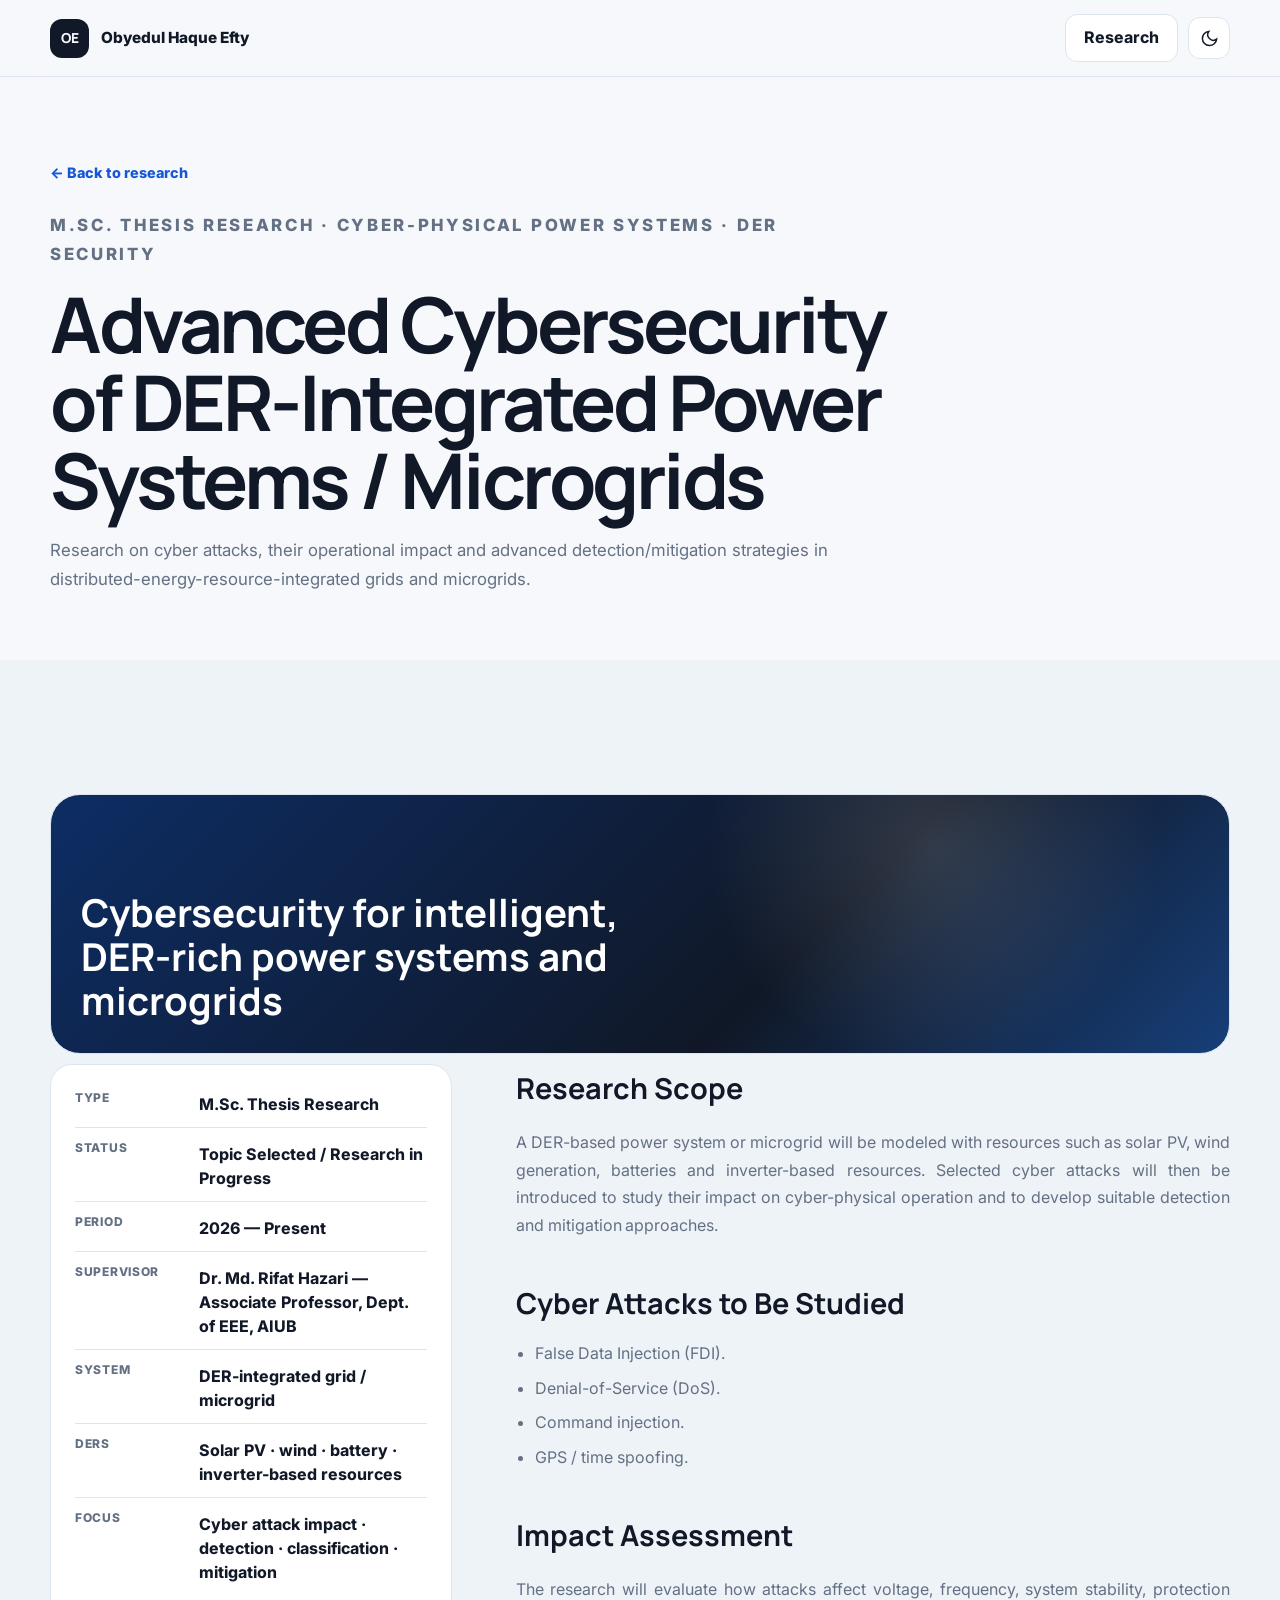
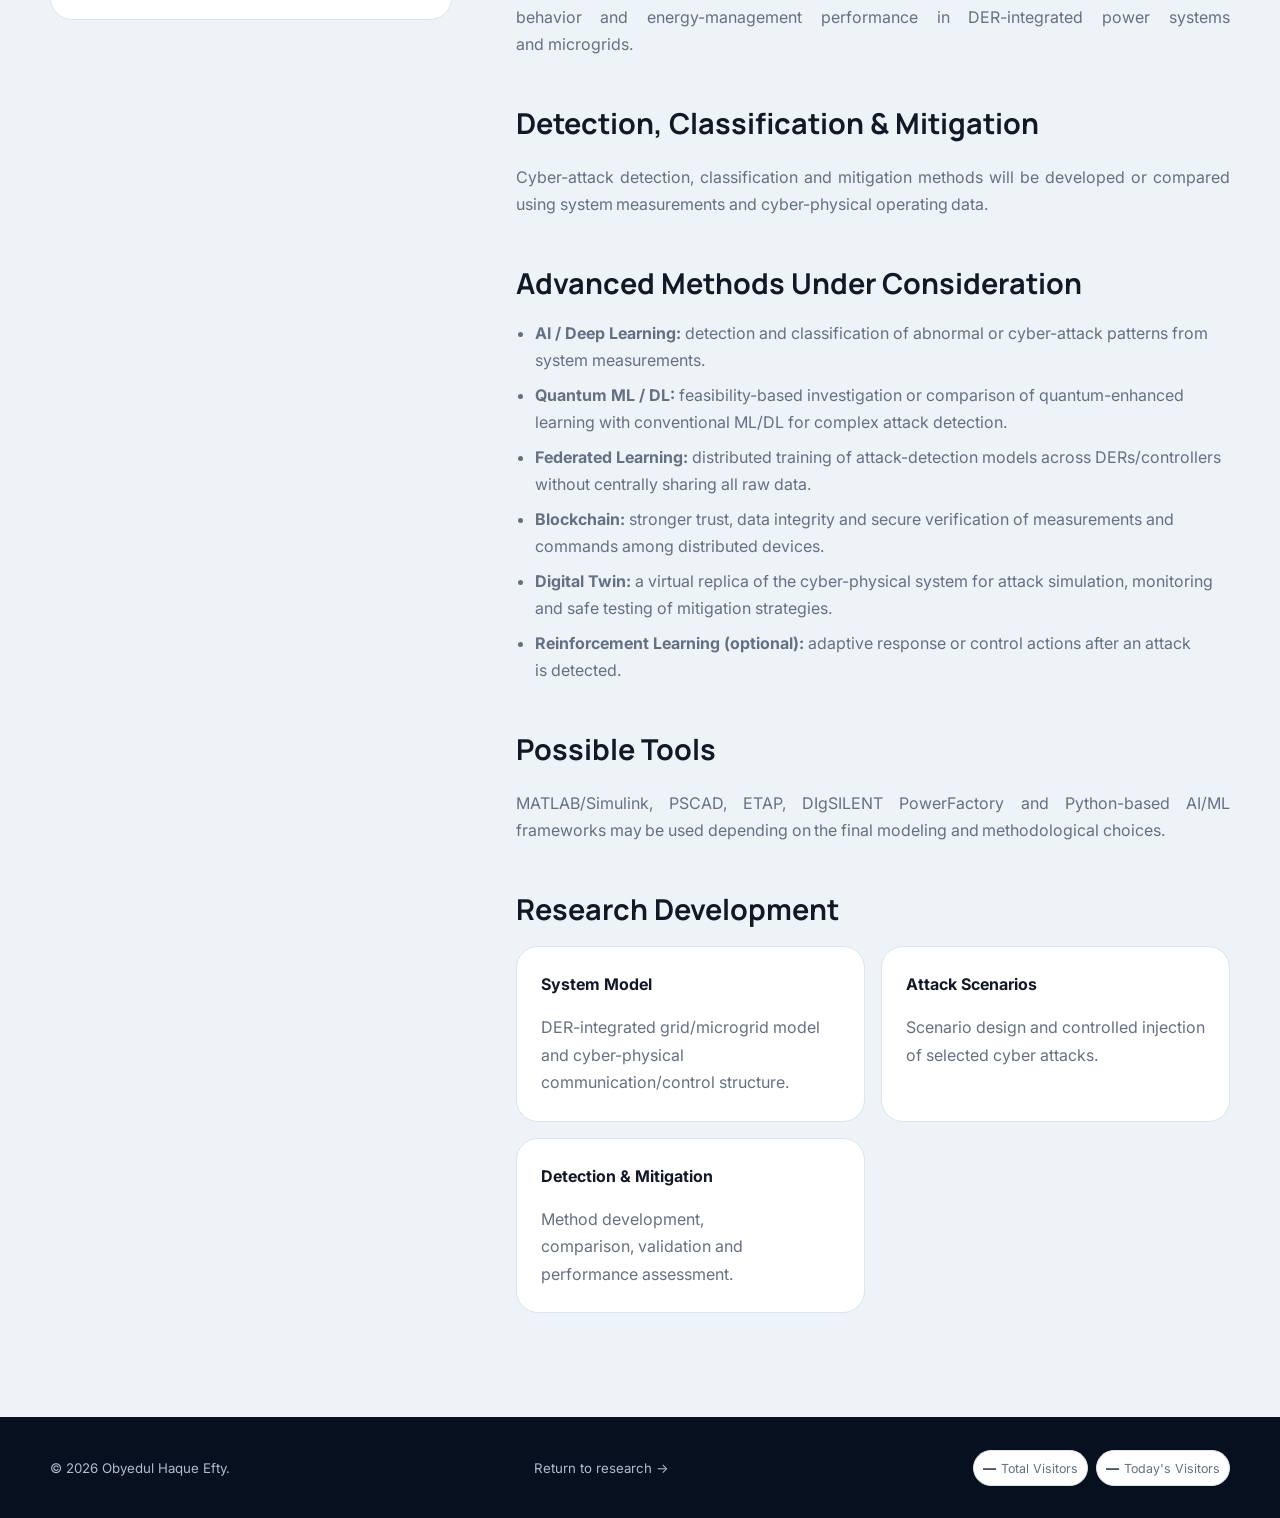
<file: research/der-cybersecurity-thesis.html>
<!DOCTYPE html>
<html lang="en">
<head>
  <meta charset="UTF-8">
  <meta name="viewport" content="width=device-width, initial-scale=1.0">
  <meta name="description" content="M.Sc. thesis research by Obyedul Haque Efty on advanced cybersecurity of DER-integrated power systems and microgrids under the supervision of Dr. Md. Rifat Hazari, AIUB.">
  <meta name="author" content="Obyedul Haque Efty">
  <meta name="robots" content="index, follow, max-image-preview:large">
  <link rel="canonical" href="https://oh-efty.github.io/research/der-cybersecurity-thesis.html">
  <link rel="icon" href="../assets/favicon.svg" type="image/svg+xml">

  <meta property="og:title" content="Advanced Cybersecurity of DER-Integrated Power Systems / Microgrids | Obyedul Haque Efty">
  <meta property="og:description" content="M.Sc. thesis research on cyber attacks, impact assessment, detection, classification and mitigation in DER-integrated power systems and microgrids.">
  <meta property="og:type" content="article">
  <meta property="og:url" content="https://oh-efty.github.io/research/der-cybersecurity-thesis.html">
  <meta property="og:site_name" content="Obyedul Haque Efty — Academic & Research Portfolio">
  <meta property="og:image" content="https://oh-efty.github.io/assets/profile.jpeg">
  <meta property="og:image:alt" content="Obyedul Haque Efty">
  <meta name="twitter:card" content="summary_large_image">
  <meta name="twitter:title" content="DER-Integrated Power-System Cybersecurity | Obyedul Haque Efty">
  <meta name="twitter:description" content="M.Sc. thesis research on cyber-physical security of DER-integrated grids and microgrids.">
  <meta name="twitter:image" content="https://oh-efty.github.io/assets/profile.jpeg">

  <title>Advanced Cybersecurity of DER-Integrated Power Systems / Microgrids | Obyedul Haque Efty</title>
  <link rel="preconnect" href="https://fonts.googleapis.com">
  <link rel="preconnect" href="https://fonts.gstatic.com" crossorigin>
  <link href="https://fonts.googleapis.com/css2?family=Inter:wght@400;500;600;700;800&family=Manrope:wght@600;700;800&display=swap" rel="stylesheet">
  <link rel="stylesheet" href="../styles.css">
  <link rel="stylesheet" href="../polish.css">

  <script type="application/ld+json">
  {
    "@context": "https://schema.org",
    "@type": "CreativeWork",
    "name": "Advanced Cybersecurity of DER-Integrated Power Systems / Microgrids",
    "description": "M.Sc. thesis research on cyber attacks, operational impact, detection, classification and mitigation in DER-integrated power systems and microgrids.",
    "url": "https://oh-efty.github.io/research/der-cybersecurity-thesis.html",
    "creator": {"@type": "Person", "name": "Obyedul Haque Efty", "url": "https://oh-efty.github.io/"},
    "isPartOf": {"@type": "WebSite", "name": "Obyedul Haque Efty — Academic & Research Portfolio", "url": "https://oh-efty.github.io/"},
    "about": ["DER Cybersecurity", "Microgrids", "Cyber-Physical Power Systems", "False Data Injection", "Denial-of-Service", "Digital Twin"],
    "keywords": ["DER Cybersecurity", "Microgrid Cybersecurity", "Cyber-Physical Energy Systems", "FDI", "DoS", "Digital Twin", "AI for Power Systems"]
  }
  </script>
</head>
<body>
  <header class="site-header">
    <div class="container nav-wrap">
      <a class="brand" href="../index.html"><span class="brand-mark">OE</span><span class="brand-text">Obyedul Haque Efty</span></a>
      <div class="nav-right">
        <a class="btn btn-secondary" href="../index.html#research">Research</a>
        <button class="icon-btn" data-theme-toggle type="button" aria-label="Switch theme"></button>
      </div>
    </div>
  </header>

  <main>
    <section class="project-hero">
      <div class="container reveal">
        <a class="project-back" href="../index.html#research">← Back to research</a>
        <p class="eyebrow">M.Sc. Thesis Research · Cyber-Physical Power Systems · DER Security</p>
        <h1>Advanced Cybersecurity of DER-Integrated Power Systems / Microgrids</h1>
        <p>Research on cyber attacks, their operational impact and advanced detection/mitigation strategies in distributed-energy-resource-integrated grids and microgrids.</p>
      </div>
    </section>

    <section class="section section-soft">
      <div class="container">
        <div class="project-banner reveal"><strong>Cybersecurity for intelligent, DER-rich power systems and microgrids</strong></div>
        <div class="detail-grid">
          <aside class="detail-sidebar reveal">
            <dl>
              <div><dt>Type</dt><dd>M.Sc. Thesis Research</dd></div>
              <div><dt>Status</dt><dd>Topic Selected / Research in Progress</dd></div>
              <div><dt>Period</dt><dd>2026 — Present</dd></div>
              <div><dt>Supervisor</dt><dd>Dr. Md. Rifat Hazari — Associate Professor, Dept. of EEE, AIUB</dd></div>
              <div><dt>System</dt><dd>DER-integrated grid / microgrid</dd></div>
              <div><dt>DERs</dt><dd>Solar PV · wind · battery · inverter-based resources</dd></div>
              <div><dt>Focus</dt><dd>Cyber attack impact · detection · classification · mitigation</dd></div>
            </dl>
          </aside>

          <article class="detail-content reveal">
            <h2>Research Scope</h2>
            <p>A DER-based power system or microgrid will be modeled with resources such as solar PV, wind generation, batteries and inverter-based resources. Selected cyber attacks will then be introduced to study their impact on cyber-physical operation and to develop suitable detection and mitigation approaches.</p>

            <h2>Cyber Attacks to Be Studied</h2>
            <ul>
              <li>False Data Injection (FDI).</li>
              <li>Denial-of-Service (DoS).</li>
              <li>Command injection.</li>
              <li>GPS / time spoofing.</li>
            </ul>

            <h2>Impact Assessment</h2>
            <p>The research will evaluate how attacks affect voltage, frequency, system stability, protection behavior and energy-management performance in DER-integrated power systems and microgrids.</p>

            <h2>Detection, Classification & Mitigation</h2>
            <p>Cyber-attack detection, classification and mitigation methods will be developed or compared using system measurements and cyber-physical operating data.</p>

            <h2>Advanced Methods Under Consideration</h2>
            <ul>
              <li><strong>AI / Deep Learning:</strong> detection and classification of abnormal or cyber-attack patterns from system measurements.</li>
              <li><strong>Quantum ML / DL:</strong> feasibility-based investigation or comparison of quantum-enhanced learning with conventional ML/DL for complex attack detection.</li>
              <li><strong>Federated Learning:</strong> distributed training of attack-detection models across DERs/controllers without centrally sharing all raw data.</li>
              <li><strong>Blockchain:</strong> stronger trust, data integrity and secure verification of measurements and commands among distributed devices.</li>
              <li><strong>Digital Twin:</strong> a virtual replica of the cyber-physical system for attack simulation, monitoring and safe testing of mitigation strategies.</li>
              <li><strong>Reinforcement Learning (optional):</strong> adaptive response or control actions after an attack is detected.</li>
            </ul>

            <h2>Possible Tools</h2>
            <p>MATLAB/Simulink, PSCAD, ETAP, DIgSILENT PowerFactory and Python-based AI/ML frameworks may be used depending on the final modeling and methodological choices.</p>

            <h2>Research Development</h2>
            <div class="skill-blocks">
              <article class="skill-card"><h3>System Model</h3><p>DER-integrated grid/microgrid model and cyber-physical communication/control structure.</p></article>
              <article class="skill-card"><h3>Attack Scenarios</h3><p>Scenario design and controlled injection of selected cyber attacks.</p></article>
              <article class="skill-card"><h3>Detection & Mitigation</h3><p>Method development, comparison, validation and performance assessment.</p></article>
            </div>
          </article>
        </div>
      </div>
    </section>
  </main>

  <footer class="site-footer"><div class="container footer-wrap"><p>© <span id="year"></span> Obyedul Haque Efty.</p><a href="../index.html#research">Return to research →</a></div></footer>
  <div class="toast" role="status" aria-live="polite"></div>
  <script src="../script.js"></script>
</body>
</html>
</file>
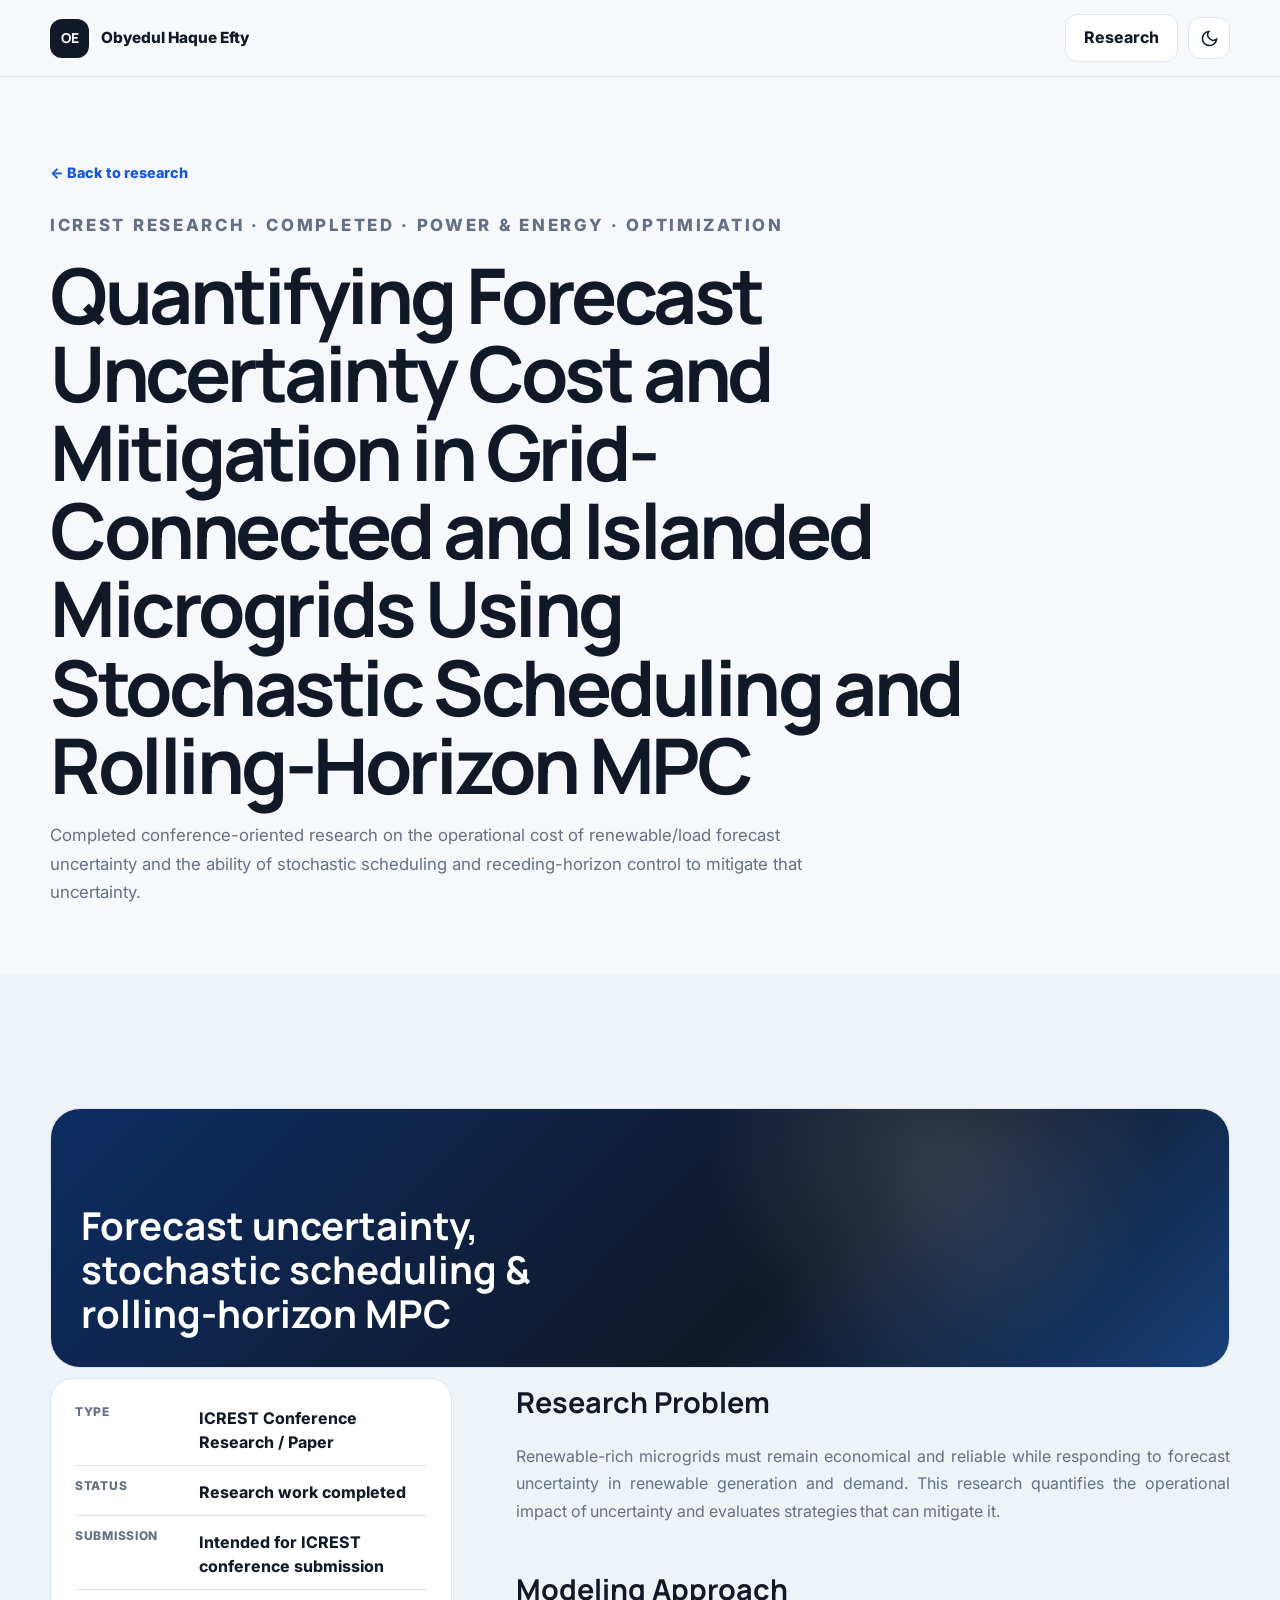
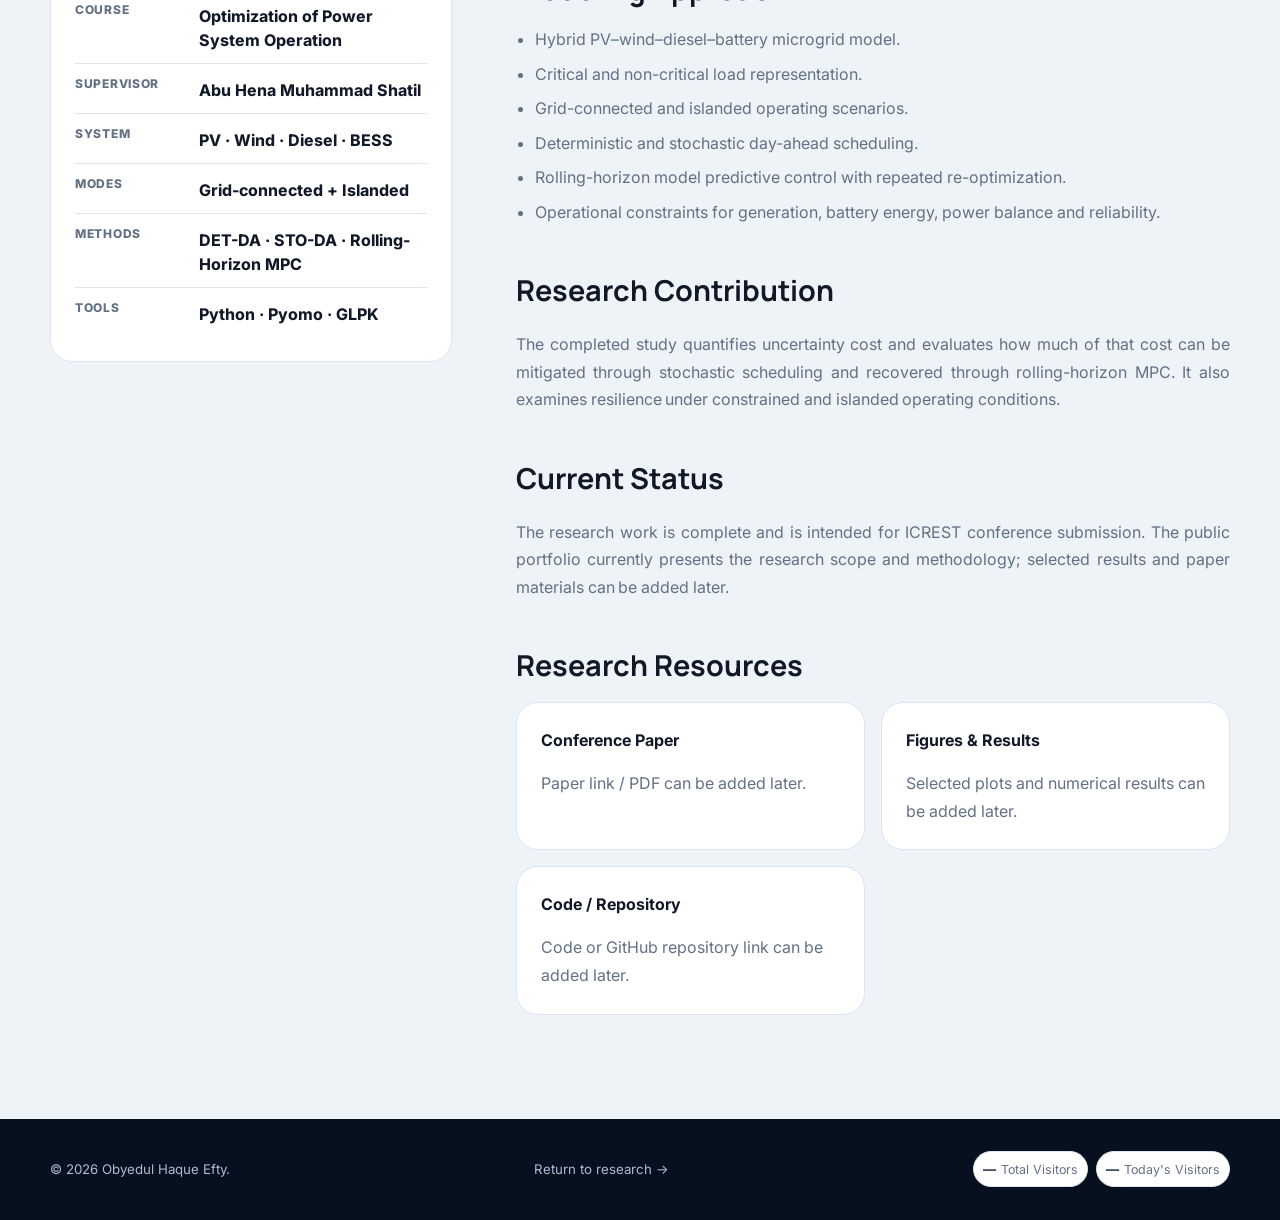
<file: research/microgrid-mpc.html>
<!DOCTYPE html>
<html lang="en">
<head>
  <meta charset="UTF-8">
  <meta name="viewport" content="width=device-width, initial-scale=1.0">
  <meta name="description" content="Completed ICREST-oriented conference research by Obyedul Haque Efty on forecast uncertainty, stochastic scheduling and rolling-horizon MPC for grid-connected and islanded microgrids.">
  <meta name="author" content="Obyedul Haque Efty">
  <meta name="robots" content="index, follow, max-image-preview:large">
  <link rel="canonical" href="https://oh-efty.github.io/research/microgrid-mpc.html">
  <link rel="icon" href="../assets/favicon.svg" type="image/svg+xml">

  <meta property="og:title" content="Microgrid Forecast Uncertainty & Rolling-Horizon MPC | Obyedul Haque Efty">
  <meta property="og:description" content="Completed research on forecast uncertainty cost, stochastic scheduling and rolling-horizon MPC for grid-connected and islanded microgrids.">
  <meta property="og:type" content="article">
  <meta property="og:url" content="https://oh-efty.github.io/research/microgrid-mpc.html">
  <meta property="og:site_name" content="Obyedul Haque Efty — Academic & Research Portfolio">
  <meta property="og:image" content="https://oh-efty.github.io/assets/profile.jpeg">
  <meta property="og:image:alt" content="Obyedul Haque Efty">
  <meta name="twitter:card" content="summary_large_image">
  <meta name="twitter:title" content="Microgrid Forecast Uncertainty & MPC | Obyedul Haque Efty">
  <meta name="twitter:description" content="Forecast uncertainty, stochastic scheduling and rolling-horizon MPC in grid-connected and islanded microgrids.">
  <meta name="twitter:image" content="https://oh-efty.github.io/assets/profile.jpeg">

  <title>Microgrid Forecast Uncertainty & Rolling-Horizon MPC | Obyedul Haque Efty</title>
  <link rel="preconnect" href="https://fonts.googleapis.com">
  <link rel="preconnect" href="https://fonts.gstatic.com" crossorigin>
  <link href="https://fonts.googleapis.com/css2?family=Inter:wght@400;500;600;700;800&family=Manrope:wght@600;700;800&display=swap" rel="stylesheet">
  <link rel="stylesheet" href="../styles.css">
  <link rel="stylesheet" href="../polish.css">

  <script type="application/ld+json">
  {
    "@context": "https://schema.org",
    "@type": "CreativeWork",
    "name": "Quantifying Forecast Uncertainty Cost and Mitigation in Grid-Connected and Islanded Microgrids Using Stochastic Scheduling and Rolling-Horizon MPC",
    "description": "Completed research on forecast uncertainty cost, stochastic scheduling and rolling-horizon MPC for grid-connected and islanded microgrids.",
    "url": "https://oh-efty.github.io/research/microgrid-mpc.html",
    "creator": {"@type": "Person", "name": "Obyedul Haque Efty", "url": "https://oh-efty.github.io/"},
    "isPartOf": {"@type": "WebSite", "name": "Obyedul Haque Efty — Academic & Research Portfolio", "url": "https://oh-efty.github.io/"},
    "about": ["Microgrids", "Forecast Uncertainty", "Stochastic Scheduling", "Rolling-Horizon MPC", "Renewable Energy"],
    "keywords": ["Microgrid", "Stochastic Scheduling", "Model Predictive Control", "Forecast Uncertainty", "Pyomo", "GLPK", "BESS"]
  }
  </script>
</head>
<body>
  <header class="site-header">
    <div class="container nav-wrap">
      <a class="brand" href="../index.html"><span class="brand-mark">OE</span><span class="brand-text">Obyedul Haque Efty</span></a>
      <div class="nav-right">
        <a class="btn btn-secondary" href="../index.html#research">Research</a>
        <button class="icon-btn" data-theme-toggle type="button" aria-label="Switch theme"></button>
      </div>
    </div>
  </header>

  <main>
    <section class="project-hero">
      <div class="container reveal">
        <a class="project-back" href="../index.html#research">← Back to research</a>
        <p class="eyebrow">ICREST Research · Completed · Power & Energy · Optimization</p>
        <h1>Quantifying Forecast Uncertainty Cost and Mitigation in Grid-Connected and Islanded Microgrids Using Stochastic Scheduling and Rolling-Horizon MPC</h1>
        <p>Completed conference-oriented research on the operational cost of renewable/load forecast uncertainty and the ability of stochastic scheduling and receding-horizon control to mitigate that uncertainty.</p>
      </div>
    </section>

    <section class="section section-soft">
      <div class="container">
        <div class="project-banner reveal"><strong>Forecast uncertainty, stochastic scheduling & rolling-horizon MPC</strong></div>
        <div class="detail-grid">
          <aside class="detail-sidebar reveal">
            <dl>
              <div><dt>Type</dt><dd>ICREST Conference Research / Paper</dd></div>
              <div><dt>Status</dt><dd>Research work completed</dd></div>
              <div><dt>Submission</dt><dd>Intended for ICREST conference submission</dd></div>
              <div><dt>Course</dt><dd>Optimization of Power System Operation</dd></div>
              <div><dt>Supervisor</dt><dd>Abu Hena Muhammad Shatil</dd></div>
              <div><dt>System</dt><dd>PV · Wind · Diesel · BESS</dd></div>
              <div><dt>Modes</dt><dd>Grid-connected + Islanded</dd></div>
              <div><dt>Methods</dt><dd>DET-DA · STO-DA · Rolling-Horizon MPC</dd></div>
              <div><dt>Tools</dt><dd>Python · Pyomo · GLPK</dd></div>
            </dl>
          </aside>

          <article class="detail-content reveal">
            <h2>Research Problem</h2>
            <p>Renewable-rich microgrids must remain economical and reliable while responding to forecast uncertainty in renewable generation and demand. This research quantifies the operational impact of uncertainty and evaluates strategies that can mitigate it.</p>

            <h2>Modeling Approach</h2>
            <ul>
              <li>Hybrid PV–wind–diesel–battery microgrid model.</li>
              <li>Critical and non-critical load representation.</li>
              <li>Grid-connected and islanded operating scenarios.</li>
              <li>Deterministic and stochastic day-ahead scheduling.</li>
              <li>Rolling-horizon model predictive control with repeated re-optimization.</li>
              <li>Operational constraints for generation, battery energy, power balance and reliability.</li>
            </ul>

            <h2>Research Contribution</h2>
            <p>The completed study quantifies uncertainty cost and evaluates how much of that cost can be mitigated through stochastic scheduling and recovered through rolling-horizon MPC. It also examines resilience under constrained and islanded operating conditions.</p>

            <h2>Current Status</h2>
            <p>The research work is complete and is intended for ICREST conference submission. The public portfolio currently presents the research scope and methodology; selected results and paper materials can be added later.</p>

            <h2>Research Resources</h2>
            <div class="skill-blocks">
              <article class="skill-card"><h3>Conference Paper</h3><p>Paper link / PDF can be added later.</p></article>
              <article class="skill-card"><h3>Figures & Results</h3><p>Selected plots and numerical results can be added later.</p></article>
              <article class="skill-card"><h3>Code / Repository</h3><p>Code or GitHub repository link can be added later.</p></article>
            </div>
          </article>
        </div>
      </div>
    </section>
  </main>

  <footer class="site-footer"><div class="container footer-wrap"><p>© <span id="year"></span> Obyedul Haque Efty.</p><a href="../index.html#research">Return to research →</a></div></footer>
  <div class="toast" role="status" aria-live="polite"></div>
  <script src="../script.js"></script>
</body>
</html>
</file>
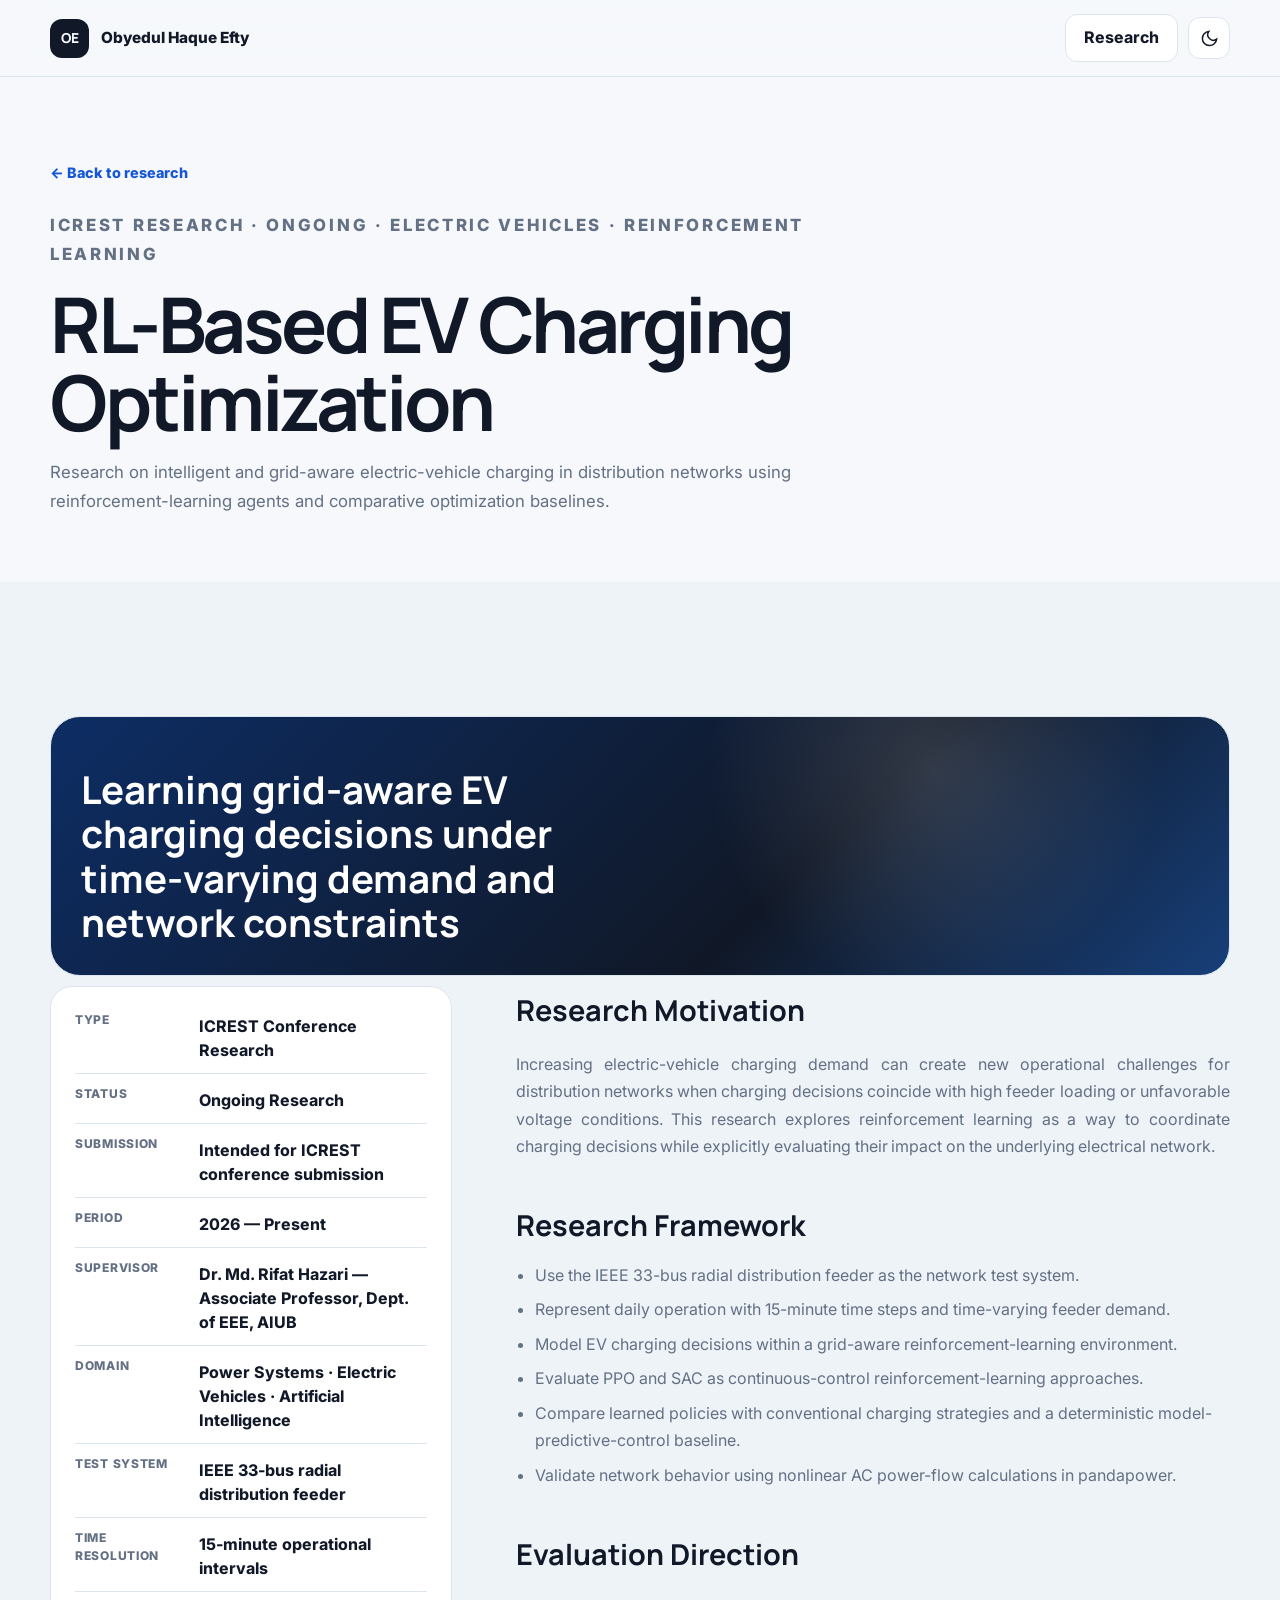
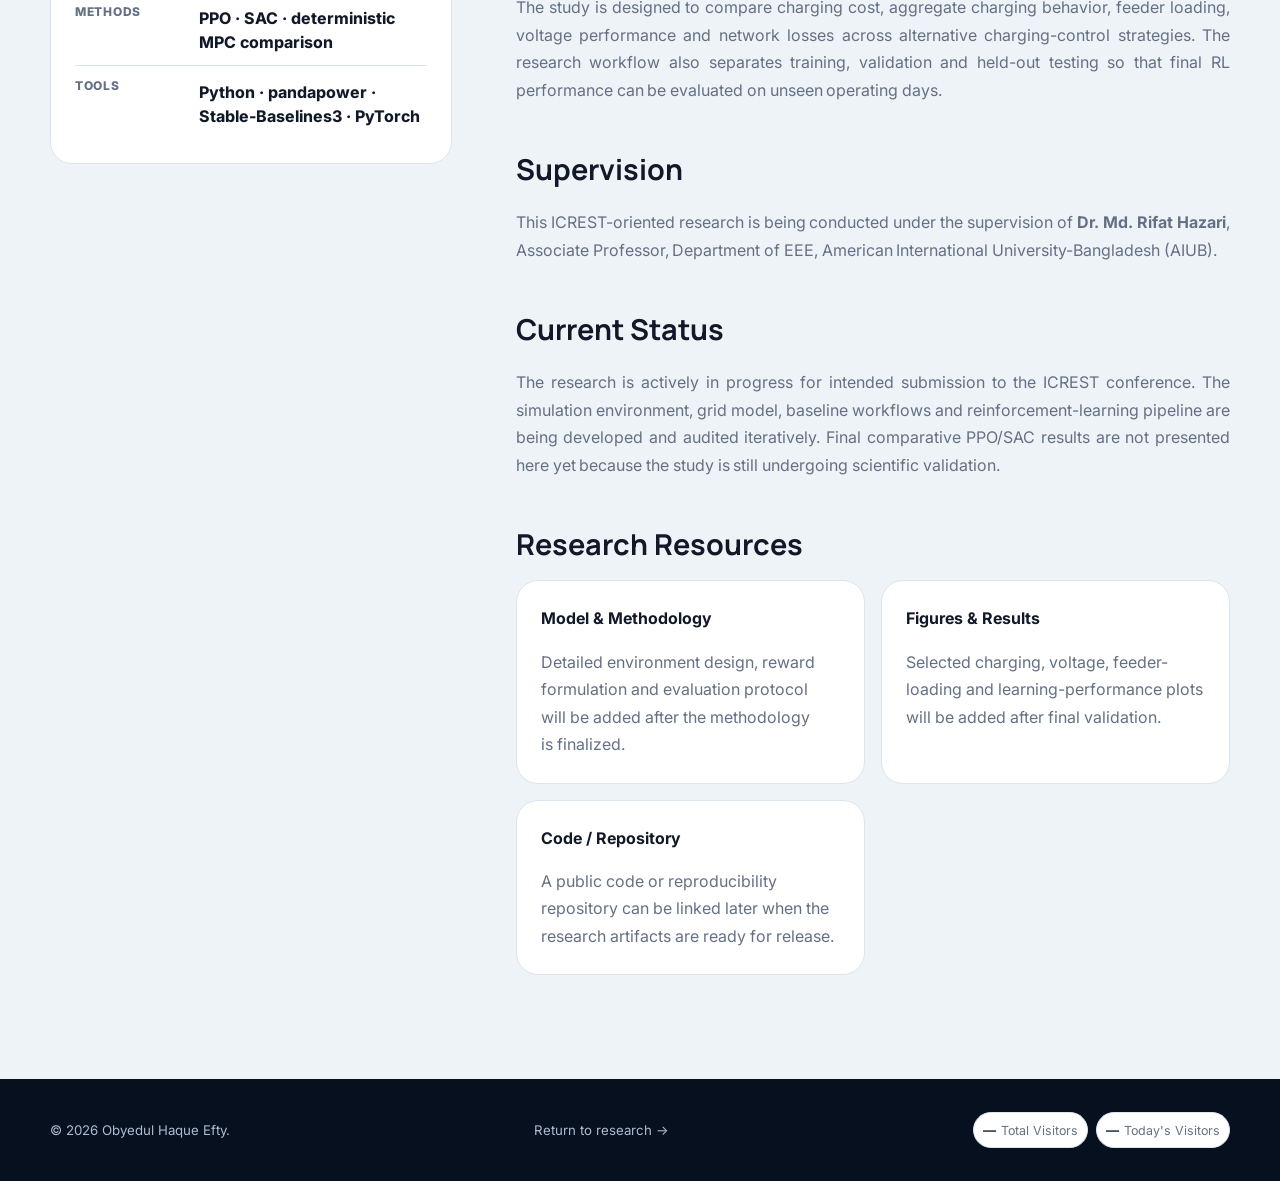
<file: research/rl-ev-charging.html>
<!DOCTYPE html>
<html lang="en">
<head>
  <meta charset="UTF-8">
  <meta name="viewport" content="width=device-width, initial-scale=1.0">
  <meta name="description" content="ICREST-oriented research by Obyedul Haque Efty on reinforcement-learning-based electric-vehicle charging optimization in an IEEE 33-bus distribution network using PPO, SAC and grid-aware validation under the supervision of Dr. Md. Rifat Hazari, AIUB.">
  <meta name="author" content="Obyedul Haque Efty">
  <meta name="robots" content="index, follow, max-image-preview:large">
  <link rel="canonical" href="https://oh-efty.github.io/research/rl-ev-charging.html">
  <link rel="icon" href="../assets/favicon.svg" type="image/svg+xml">

  <meta property="og:title" content="RL-Based EV Charging Optimization | Obyedul Haque Efty">
  <meta property="og:description" content="Ongoing research on grid-aware EV charging optimization using reinforcement learning in an IEEE 33-bus distribution network.">
  <meta property="og:type" content="article">
  <meta property="og:url" content="https://oh-efty.github.io/research/rl-ev-charging.html">
  <meta property="og:site_name" content="Obyedul Haque Efty — Academic & Research Portfolio">
  <meta property="og:image" content="https://oh-efty.github.io/assets/profile.jpeg">
  <meta property="og:image:alt" content="Obyedul Haque Efty">
  <meta name="twitter:card" content="summary_large_image">
  <meta name="twitter:title" content="RL-Based EV Charging Optimization | Obyedul Haque Efty">
  <meta name="twitter:description" content="Reinforcement-learning-based EV charging research using PPO, SAC and grid-aware power-system validation.">
  <meta name="twitter:image" content="https://oh-efty.github.io/assets/profile.jpeg">

  <title>RL-Based EV Charging Optimization | Obyedul Haque Efty</title>
  <link rel="preconnect" href="https://fonts.googleapis.com">
  <link rel="preconnect" href="https://fonts.gstatic.com" crossorigin>
  <link href="https://fonts.googleapis.com/css2?family=Inter:wght@400;500;600;700;800&family=Manrope:wght@600;700;800&display=swap" rel="stylesheet">
  <link rel="stylesheet" href="../styles.css">
  <link rel="stylesheet" href="../polish.css">

  <script type="application/ld+json">
  {
    "@context": "https://schema.org",
    "@type": "CreativeWork",
    "name": "RL-Based EV Charging Optimization",
    "description": "ICREST-oriented research on reinforcement-learning-based electric-vehicle charging optimization in a radial distribution network with grid-aware validation under the supervision of Dr. Md. Rifat Hazari.",
    "url": "https://oh-efty.github.io/research/rl-ev-charging.html",
    "creator": {"@type": "Person", "name": "Obyedul Haque Efty", "url": "https://oh-efty.github.io/"},
    "isPartOf": {"@type": "WebSite", "name": "Obyedul Haque Efty — Academic & Research Portfolio", "url": "https://oh-efty.github.io/"},
    "about": ["Electric Vehicle Charging", "Reinforcement Learning", "Distribution Networks", "Power-System Optimization"],
    "keywords": ["EV Charging", "Reinforcement Learning", "PPO", "SAC", "IEEE 33-Bus", "pandapower", "Distribution Network"]
  }
  </script>
</head>
<body>
  <header class="site-header">
    <div class="container nav-wrap">
      <a class="brand" href="../index.html"><span class="brand-mark">OE</span><span class="brand-text">Obyedul Haque Efty</span></a>
      <div class="nav-right">
        <a class="btn btn-secondary" href="../index.html#research">Research</a>
        <button class="icon-btn" data-theme-toggle type="button" aria-label="Switch theme"></button>
      </div>
    </div>
  </header>

  <main>
    <section class="project-hero">
      <div class="container reveal">
        <a class="project-back" href="../index.html#research">← Back to research</a>
        <p class="eyebrow">ICREST Research · Ongoing · Electric Vehicles · Reinforcement Learning</p>
        <h1>RL-Based EV Charging Optimization</h1>
        <p>Research on intelligent and grid-aware electric-vehicle charging in distribution networks using reinforcement-learning agents and comparative optimization baselines.</p>
      </div>
    </section>

    <section class="section section-soft">
      <div class="container">
        <div class="project-banner reveal"><strong>Learning grid-aware EV charging decisions under time-varying demand and network constraints</strong></div>

        <div class="detail-grid">
          <aside class="detail-sidebar reveal">
            <dl>
              <div><dt>Type</dt><dd>ICREST Conference Research</dd></div>
              <div><dt>Status</dt><dd>Ongoing Research</dd></div>
              <div><dt>Submission</dt><dd>Intended for ICREST conference submission</dd></div>
              <div><dt>Period</dt><dd>2026 — Present</dd></div>
              <div><dt>Supervisor</dt><dd>Dr. Md. Rifat Hazari — Associate Professor, Dept. of EEE, AIUB</dd></div>
              <div><dt>Domain</dt><dd>Power Systems · Electric Vehicles · Artificial Intelligence</dd></div>
              <div><dt>Test System</dt><dd>IEEE 33-bus radial distribution feeder</dd></div>
              <div><dt>Time Resolution</dt><dd>15-minute operational intervals</dd></div>
              <div><dt>Methods</dt><dd>PPO · SAC · deterministic MPC comparison</dd></div>
              <div><dt>Tools</dt><dd>Python · pandapower · Stable-Baselines3 · PyTorch</dd></div>
            </dl>
          </aside>

          <article class="detail-content reveal">
            <h2>Research Motivation</h2>
            <p>Increasing electric-vehicle charging demand can create new operational challenges for distribution networks when charging decisions coincide with high feeder loading or unfavorable voltage conditions. This research explores reinforcement learning as a way to coordinate charging decisions while explicitly evaluating their impact on the underlying electrical network.</p>

            <h2>Research Framework</h2>
            <ul>
              <li>Use the IEEE 33-bus radial distribution feeder as the network test system.</li>
              <li>Represent daily operation with 15-minute time steps and time-varying feeder demand.</li>
              <li>Model EV charging decisions within a grid-aware reinforcement-learning environment.</li>
              <li>Evaluate PPO and SAC as continuous-control reinforcement-learning approaches.</li>
              <li>Compare learned policies with conventional charging strategies and a deterministic model-predictive-control baseline.</li>
              <li>Validate network behavior using nonlinear AC power-flow calculations in pandapower.</li>
            </ul>

            <h2>Evaluation Direction</h2>
            <p>The study is designed to compare charging cost, aggregate charging behavior, feeder loading, voltage performance and network losses across alternative charging-control strategies. The research workflow also separates training, validation and held-out testing so that final RL performance can be evaluated on unseen operating days.</p>

            <h2>Supervision</h2>
            <p>This ICREST-oriented research is being conducted under the supervision of <strong>Dr. Md. Rifat Hazari</strong>, Associate Professor, Department of EEE, American International University-Bangladesh (AIUB).</p>

            <h2>Current Status</h2>
            <p>The research is actively in progress for intended submission to the ICREST conference. The simulation environment, grid model, baseline workflows and reinforcement-learning pipeline are being developed and audited iteratively. Final comparative PPO/SAC results are not presented here yet because the study is still undergoing scientific validation.</p>

            <h2>Research Resources</h2>
            <div class="skill-blocks">
              <article class="skill-card"><h3>Model & Methodology</h3><p>Detailed environment design, reward formulation and evaluation protocol will be added after the methodology is finalized.</p></article>
              <article class="skill-card"><h3>Figures & Results</h3><p>Selected charging, voltage, feeder-loading and learning-performance plots will be added after final validation.</p></article>
              <article class="skill-card"><h3>Code / Repository</h3><p>A public code or reproducibility repository can be linked later when the research artifacts are ready for release.</p></article>
            </div>
          </article>
        </div>
      </div>
    </section>
  </main>

  <footer class="site-footer"><div class="container footer-wrap"><p>© <span id="year"></span> Obyedul Haque Efty.</p><a href="../index.html#research">Return to research →</a></div></footer>
  <div class="toast" role="status" aria-live="polite"></div>
  <script src="../script.js"></script>
</body>
</html>
</file>
<file: styles.css>
:root {
  --bg: #f6f8fb;
  --surface: #ffffff;
  --surface-2: #eef3f8;
  --surface-3: #e7edf5;
  --ink: #111827;
  --ink-2: #24324a;
  --muted: #647084;
  --line: #dce4ee;
  --primary: #1557d6;
  --primary-2: #0e419f;
  --primary-soft: rgba(21, 87, 214, .10);
  --accent: #a7772c;
  --accent-soft: rgba(167, 119, 44, .11);
  --success: #169447;
  --nav-bg: rgba(246, 248, 251, .87);
  --shadow: 0 18px 50px rgba(15, 23, 42, .08);
  --shadow-hover: 0 26px 70px rgba(15, 23, 42, .13);
  --radius-sm: 13px;
  --radius: 22px;
  --radius-lg: 30px;
  --max: 1180px;
}

html[data-theme="dark"] {
  --bg: #08101d;
  --surface: #0d1727;
  --surface-2: #111d30;
  --surface-3: #17243a;
  --ink: #eef4ff;
  --ink-2: #dce7f8;
  --muted: #9eabc0;
  --line: #22324a;
  --primary: #73a6ff;
  --primary-2: #a5c7ff;
  --primary-soft: rgba(115, 166, 255, .11);
  --accent: #deb66e;
  --accent-soft: rgba(222, 182, 110, .09);
  --success: #50c878;
  --nav-bg: rgba(8, 16, 29, .88);
  --shadow: 0 18px 50px rgba(0, 0, 0, .22);
  --shadow-hover: 0 26px 70px rgba(0, 0, 0, .30);
}

* { box-sizing: border-box; }
html { scroll-behavior: smooth; scroll-padding-top: 88px; }
body {
  margin: 0;
  font-family: "Inter", system-ui, -apple-system, BlinkMacSystemFont, "Segoe UI", sans-serif;
  background: var(--bg);
  color: var(--ink);
  line-height: 1.7;
  transition: background .2s ease, color .2s ease;
}
img { display: block; max-width: 100%; }
a { color: inherit; text-decoration: none; }
button { font: inherit; color: inherit; }

.container {
  width: min(calc(100% - 36px), var(--max));
  margin-inline: auto;
}
.section { padding: 104px 0; }
.section-soft { background: var(--surface-2); }
.section-dark {
  color: #fff;
  background:
    radial-gradient(circle at 100% 0%, rgba(65, 117, 211, .18), transparent 26%),
    #091321;
}
.section-dark .eyebrow { color: #8eb6ff; }
.section-dark .section-subtitle { color: #a9b8cf; }

.skip-link {
  position: absolute; left: -9999px; top: 8px; z-index: 9999;
  padding: 10px 14px; border-radius: 10px;
  background: var(--surface); color: var(--ink);
}
.skip-link:focus { left: 8px; }

.site-header {
  position: sticky; top: 0; z-index: 1000;
  border-bottom: 1px solid var(--line);
  background: var(--nav-bg);
  backdrop-filter: blur(18px);
}
.nav-wrap {
  min-height: 76px;
  display: flex; align-items: center; justify-content: space-between;
  gap: 20px;
}
.brand {
  display: inline-flex; align-items: center; gap: 12px;
  font-weight: 800;
}
.brand-mark {
  width: 39px; height: 39px;
  display: grid; place-items: center;
  border-radius: 12px;
  background: var(--ink); color: var(--bg);
  font-family: "Manrope", sans-serif;
  font-size: .86rem;
}
.brand-text { font-size: .96rem; white-space: nowrap; }
.nav-right { display: flex; align-items: center; gap: 10px; }
.nav-links {
  display: flex; align-items: center; gap: 17px;
  color: var(--muted);
  font-size: .87rem; font-weight: 650;
}
.nav-links a {
  position: relative; padding: 8px 0;
}
.nav-links a:hover, .nav-links a.active { color: var(--primary); }
.nav-links a.active::after {
  content: ""; position: absolute;
  left: 0; right: 0; bottom: 2px;
  height: 2px; border-radius: 9px;
  background: var(--primary);
}
.nav-cta {
  padding: 9px 13px !important;
  border-radius: 10px;
  background: var(--ink); color: var(--bg) !important;
}
.nav-cta::after { display: none; }

.icon-btn, .menu-toggle {
  width: 42px; height: 42px;
  display: grid; place-items: center;
  border: 1px solid var(--line);
  border-radius: 12px;
  background: var(--surface);
  cursor: pointer;
}
.icon-btn:hover, .menu-toggle:hover { border-color: var(--primary); }
.icon-btn svg { width: 19px; height: 19px; }
.menu-toggle { display: none; padding: 0; }
.menu-toggle span {
  display: block; width: 20px; height: 2px;
  margin: 3px auto; background: currentColor;
}

.hero {
  min-height: calc(100vh - 76px);
  display: flex; align-items: center;
  padding: 92px 0 86px;
  background:
    radial-gradient(circle at 82% 12%, var(--primary-soft), transparent 30%),
    radial-gradient(circle at 6% 65%, var(--accent-soft), transparent 27%),
    var(--bg);
}
.hero-grid {
  display: grid;
  grid-template-columns: minmax(0, 1.28fr) minmax(290px, .72fr);
  gap: 70px; align-items: center;
}
.eyebrow {
  margin: 0 0 16px;
  color: var(--primary);
  font-size: .77rem; font-weight: 800;
  letter-spacing: .16em; text-transform: uppercase;
}
.hero h1, .section-title, .profile-card h2, .project-hero h1 {
  font-family: "Manrope", sans-serif;
  letter-spacing: -.045em;
}
.hero h1 {
  margin: 0; max-width: 800px;
  font-size: clamp(3.4rem, 7vw, 6.8rem);
  line-height: .96;
}
.hero h1 span { color: var(--primary); }
.hero-title {
  margin: 25px 0 13px;
  max-width: 790px;
  color: var(--ink-2);
  font-size: clamp(1.05rem, 2vw, 1.32rem);
  font-weight: 750;
}
.hero-description {
  max-width: 735px; margin: 0;
  color: var(--muted); font-size: 1.02rem;
}
.hero-actions, .social-row, .button-row {
  display: flex; flex-wrap: wrap; gap: 11px;
}
.hero-actions { margin-top: 30px; }
.social-row { margin-top: 26px; gap: 9px; }

.btn {
  min-height: 48px; padding: 0 18px;
  display: inline-flex; align-items: center; justify-content: center;
  gap: 8px;
  border: 1px solid transparent;
  border-radius: 12px;
  font-weight: 750;
  transition: .2s ease;
}
.btn:hover { transform: translateY(-2px); }
.btn-primary {
  background: var(--primary); color: #fff;
  box-shadow: 0 12px 26px rgba(21,87,214,.18);
}
.btn-primary:hover { background: var(--primary-2); }
.btn-secondary { background: var(--surface); border-color: var(--line); }
.btn-ghost { color: var(--primary); background: var(--primary-soft); }

.social-link {
  padding: 8px 11px;
  border: 1px solid var(--line);
  border-radius: 999px;
  background: var(--surface);
  color: var(--muted);
  font-size: .82rem; font-weight: 750;
}
.social-link:hover { color: var(--primary); border-color: var(--primary); }

.profile-card {
  overflow: hidden;
  border: 1px solid var(--line);
  border-radius: var(--radius-lg);
  background: var(--surface);
  box-shadow: var(--shadow);
}
.profile-image-wrap {
  aspect-ratio: 1 / 1.04;
  overflow: hidden;
  background: var(--surface-2);
}
.profile-image {
  width: 100%; height: 100%;
  object-fit: cover;
  object-position: center 20%;
}
.profile-card-body { padding: 25px; }
.profile-status {
  display: flex; align-items: center; gap: 9px;
  margin: 0 0 13px;
  color: var(--muted);
  font-size: .82rem; font-weight: 750;
}
.profile-status i {
  width: 9px; height: 9px;
  display: inline-block;
  border-radius: 50%;
  background: var(--success);
  box-shadow: 0 0 0 5px rgba(22,148,71,.12);
}
.profile-card h2 {
  margin: 0 0 20px;
  font-size: 1.43rem; line-height: 1.24;
}
.quick-facts { margin: 0; }
.quick-facts div {
  display: flex; justify-content: space-between; gap: 20px;
  padding: 10px 0;
  border-top: 1px solid var(--line);
}
.quick-facts dt { color: var(--muted); }
.quick-facts dd { margin: 0; font-weight: 750; text-align: right; }

.metrics {
  background: var(--surface);
  border-block: 1px solid var(--line);
}
.metrics-grid { display: grid; grid-template-columns: repeat(4, 1fr); }
.metrics-grid div {
  min-height: 148px;
  padding: 26px 28px;
  display: flex; flex-direction: column; justify-content: center;
  border-right: 1px solid var(--line);
}
.metrics-grid div:last-child { border-right: 0; }
.metrics-grid strong {
  font-family: "Manrope", sans-serif;
  font-size: 2rem; line-height: 1.15;
}
.metrics-grid span {
  margin-top: 5px;
  color: var(--muted); font-size: .87rem;
}

.section-heading { margin-bottom: 44px; }
.section-heading.max-width { max-width: 800px; }
.section-title {
  margin: 0;
  font-size: clamp(2.15rem, 4.2vw, 3.85rem);
  line-height: 1.06;
}
.section-subtitle {
  max-width: 700px; margin: 17px 0 0;
  color: var(--muted);
}
.two-col {
  display: grid;
  grid-template-columns: .8fr 1.2fr;
  gap: 80px;
}
.prose { color: var(--muted); font-size: 1.04rem; }
.prose p:first-child { margin-top: 0; }
.prose strong { color: var(--ink); }

.education-grid { display: grid; gap: 17px; }
.edu-card {
  display: grid;
  grid-template-columns: 175px 1fr;
  gap: 28px;
  padding: 28px;
  border: 1px solid var(--line);
  border-radius: var(--radius);
  background: var(--surface);
}
.edu-date { color: var(--muted); font-size: .84rem; font-weight: 750; }
.edu-card h3 { margin: 0; font-size: 1.22rem; }
.edu-degree { margin: 5px 0 8px; color: var(--ink-2); font-weight: 650; }
.edu-card p:last-child { margin-bottom: 0; color: var(--muted); }

.card-grid { display: grid; gap: 18px; }
.research-grid { grid-template-columns: repeat(2, 1fr); }
.research-card {
  min-height: 275px; padding: 30px;
  border: 1px solid var(--line);
  border-radius: var(--radius);
  background: var(--surface);
  transition: .24s ease;
}
.research-card:hover {
  transform: translateY(-5px);
  box-shadow: var(--shadow);
  border-color: var(--primary);
}
.card-number {
  display: inline-block;
  margin-bottom: 52px;
  color: var(--primary);
  font-size: .76rem; font-weight: 850; letter-spacing: .12em;
}
.research-card h3 {
  margin: 0;
  font-family: "Manrope", sans-serif;
  font-size: 1.43rem; line-height: 1.25;
}
.research-card p { color: var(--muted); }

.tag-row { display: flex; flex-wrap: wrap; gap: 7px; margin-top: 20px; }
.tag-row span {
  padding: 6px 9px;
  border: 1px solid var(--line);
  border-radius: 999px;
  background: var(--surface-2);
  color: var(--muted);
  font-size: .74rem; font-weight: 750;
}

.current-research {
  margin-top: 18px; padding: 28px;
  border: 1px solid var(--line);
  border-radius: var(--radius);
  background: linear-gradient(135deg, var(--primary-soft), transparent 60%), var(--surface);
}
.current-research-grid {
  display: grid; grid-template-columns: 1fr 1fr; gap: 24px;
}
.current-research h3 { margin-top: 0; }
.current-research p { color: var(--muted); margin-bottom: 0; }

.publication-list { display: grid; gap: 18px; }
.publication-card {
  padding: 30px;
  border: 1px solid var(--line);
  border-radius: var(--radius);
  background: var(--surface);
  transition: .2s ease;
}
.publication-card:hover {
  border-color: var(--primary);
  box-shadow: var(--shadow);
}
.pub-meta {
  display: flex; justify-content: space-between; gap: 18px;
  margin-bottom: 16px;
  color: var(--muted);
  font-size: .76rem; font-weight: 800;
  letter-spacing: .055em; text-transform: uppercase;
}
.publication-card h3 {
  max-width: 980px; margin: 0;
  font-family: "Manrope", sans-serif;
  font-size: clamp(1.3rem, 2.2vw, 1.86rem);
  line-height: 1.24;
}
.pub-authors {
  max-width: 960px;
  margin: 14px 0 0;
  color: var(--ink-2); font-size: .91rem;
}
.me { color: var(--primary); font-weight: 800; }
.publication-card > p:not(.pub-authors) { max-width: 900px; color: var(--muted); }
.pub-actions { display: flex; flex-wrap: wrap; gap: 9px; margin-top: 22px; }
.link-btn, .copy-btn {
  min-height: 38px; padding: 0 12px;
  display: inline-flex; align-items: center;
  border: 1px solid var(--line);
  border-radius: 10px;
  background: var(--surface);
  color: var(--primary);
  cursor: pointer;
  font-size: .81rem; font-weight: 800;
}
.link-btn:hover, .copy-btn:hover { border-color: var(--primary); }

.project-grid { display: grid; grid-template-columns: repeat(3, 1fr); gap: 18px; }
.project-card {
  min-height: 390px; padding: 28px;
  display: flex; flex-direction: column;
  border: 1px solid #26354c;
  border-radius: var(--radius);
  background:
    radial-gradient(circle at 100% 0%, rgba(76, 128, 221, .15), transparent 30%),
    #101a2b;
  transition: .25s ease;
}
.project-card:hover { transform: translateY(-5px); border-color: #526c91; }
.project-top {
  display: flex; justify-content: space-between; gap: 12px;
  margin-bottom: 66px;
}
.project-label { color: #95a8c4; font-size: .77rem; font-weight: 750; }
.project-arrow { font-size: 1.25rem; }
.project-card h3 {
  margin: 0;
  font-family: "Manrope", sans-serif;
  font-size: 1.54rem; line-height: 1.2;
}
.project-card p { color: #aab7ca; }
.project-card .tag-row { margin-top: auto; padding-top: 18px; }
.project-card .tag-row span {
  background: transparent; border-color: #31425f; color: #bac7da;
}
.project-link {
  margin-top: 20px;
  color: #8db5ff;
  font-weight: 800; font-size: .88rem;
}

.timeline { max-width: 980px; }
.timeline-item {
  display: grid;
  grid-template-columns: 190px 1fr;
  gap: 40px;
  padding: 27px 0;
  border-top: 1px solid var(--line);
}
.timeline-date { color: var(--muted); font-size: .85rem; font-weight: 750; }
.timeline-content h3 { margin: 0 0 7px; font-size: 1.15rem; }
.timeline-content p { margin: 0; color: var(--muted); }

.skill-blocks { display: grid; grid-template-columns: repeat(2, 1fr); gap: 16px; }
.skill-card {
  padding: 24px;
  border: 1px solid var(--line);
  border-radius: var(--radius);
  background: var(--surface);
}
.skill-card h3 { margin-top: 0; font-size: 1rem; }
.skill-card p { margin-bottom: 0; color: var(--muted); }

.achievement-grid { display: grid; grid-template-columns: repeat(3, 1fr); gap: 16px; }
.achievement-card {
  min-height: 165px; padding: 24px;
  display: flex; flex-direction: column; justify-content: end;
  border: 1px solid var(--line);
  border-radius: var(--radius);
  background: var(--surface);
}
.achievement-card strong {
  font-family: "Manrope", sans-serif;
  font-size: 1.44rem;
}
.achievement-card span { margin-top: 5px; color: var(--muted); }

.contact-section { background: var(--surface); }
.contact-grid {
  display: grid;
  grid-template-columns: 1fr .76fr;
  gap: 72px; align-items: start;
}
.contact-card {
  overflow: hidden;
  border: 1px solid var(--line);
  border-radius: var(--radius);
  background: var(--surface);
}
.contact-card a {
  display: block;
  padding: 20px 23px;
  border-bottom: 1px solid var(--line);
}
.contact-card a:last-child { border-bottom: 0; }
.contact-card a:hover { background: var(--surface-2); }
.contact-card span {
  display: block;
  color: var(--muted);
  font-size: .73rem; font-weight: 850;
  letter-spacing: .085em; text-transform: uppercase;
}
.contact-card strong { display: block; margin-top: 3px; font-size: .95rem; }

.site-footer {
  padding: 26px 0;
  background: #07101e; color: #aebbd0;
  font-size: .83rem;
}
.footer-wrap {
  display: flex; align-items: center; justify-content: space-between;
  gap: 18px;
}
.footer-links { display: flex; gap: 16px; flex-wrap: wrap; }

.project-hero { padding: 82px 0 50px; }
.project-back {
  display: inline-block; margin-bottom: 26px;
  color: var(--primary); font-weight: 800; font-size: .9rem;
}
.project-hero h1 {
  margin: 0; max-width: 930px;
  font-size: clamp(2.6rem, 6vw, 5.2rem);
  line-height: 1.02;
}
.project-hero p {
  max-width: 780px;
  color: var(--muted); font-size: 1.05rem;
}
.detail-grid {
  display: grid;
  grid-template-columns: .72fr 1.28fr;
  gap: 64px;
}
.detail-sidebar {
  position: sticky; top: 100px; align-self: start;
  padding: 24px;
  border: 1px solid var(--line);
  border-radius: var(--radius);
  background: var(--surface);
}
.detail-sidebar dl { margin: 0; }
.detail-sidebar div { padding: 11px 0; border-top: 1px solid var(--line); }
.detail-sidebar div:first-child { border-top: 0; padding-top: 0; }
.detail-sidebar dt {
  color: var(--muted);
  font-size: .75rem; font-weight: 800;
  text-transform: uppercase; letter-spacing: .06em;
}
.detail-sidebar dd { margin: 3px 0 0; font-weight: 750; }
.detail-content h2 {
  margin: 40px 0 12px;
  font-family: "Manrope", sans-serif;
  font-size: 1.8rem;
}
.detail-content h2:first-child { margin-top: 0; }
.detail-content p, .detail-content li { color: var(--muted); }
.detail-content ul { padding-left: 1.2rem; }
.project-banner {
  min-height: 260px;
  margin: 30px 0 10px;
  padding: 30px;
  display: flex; align-items: end;
  border: 1px solid var(--line);
  border-radius: var(--radius-lg);
  color: #fff;
  background:
    radial-gradient(circle at 75% 20%, rgba(255,255,255,.14), transparent 25%),
    linear-gradient(135deg, #0d2d64, #101827 63%, #173f79);
}
.project-banner strong {
  max-width: 580px;
  font-family: "Manrope", sans-serif;
  font-size: clamp(1.6rem, 3vw, 2.6rem);
  line-height: 1.15;
}

.reveal {
  opacity: 0;
  transform: translateY(18px);
  transition: opacity .65s ease, transform .65s ease;
}
.reveal.visible { opacity: 1; transform: none; }

.toast {
  position: fixed; right: 18px; bottom: 18px; z-index: 3000;
  padding: 11px 14px;
  border-radius: 11px;
  background: var(--ink); color: var(--bg);
  font-size: .84rem; font-weight: 750;
  box-shadow: var(--shadow);
  opacity: 0; transform: translateY(10px);
  pointer-events: none;
  transition: .2s ease;
}
.toast.show { opacity: 1; transform: none; }

@media (max-width: 1050px) {
  .nav-links {
    position: absolute;
    left: 18px; right: 18px; top: 67px;
    display: none; flex-direction: column; align-items: stretch;
    gap: 4px; padding: 17px;
    border: 1px solid var(--line);
    border-radius: 16px;
    background: var(--surface);
    box-shadow: var(--shadow);
  }
  .nav-links.open { display: flex; }
  .nav-links a { padding: 9px 7px; }
  .nav-links a.active::after { display: none; }
  .menu-toggle { display: block; }
  .hero-grid { grid-template-columns: 1fr; gap: 42px; }
  .profile-card { max-width: 520px; }
  .project-grid { grid-template-columns: 1fr; }
  .project-card { min-height: 310px; }
  .project-top { margin-bottom: 42px; }
}

@media (max-width: 780px) {
  .section { padding: 78px 0; }
  .hero { padding-top: 74px; }
  .hero h1 { font-size: clamp(3.1rem, 15vw, 5rem); }
  .brand-text { display: none; }
  .metrics-grid { grid-template-columns: repeat(2, 1fr); }
  .metrics-grid div { border-bottom: 1px solid var(--line); }
  .metrics-grid div:nth-child(2n) { border-right: 0; }
  .two-col, .contact-grid, .detail-grid { grid-template-columns: 1fr; gap: 30px; }
  .research-grid, .achievement-grid, .skill-blocks, .current-research-grid { grid-template-columns: 1fr; }
  .edu-card { grid-template-columns: 1fr; gap: 7px; }
  .timeline-item { grid-template-columns: 1fr; gap: 7px; }
  .pub-meta { flex-direction: column; gap: 4px; }
  .detail-sidebar { position: static; }
  .footer-wrap { flex-direction: column; align-items: flex-start; }
}

/* Accessibility and progressive-enhancement fallbacks */
@media (scripting: none) {
  .reveal {
    opacity: 1 !important;
    transform: none !important;
  }
}

@media (prefers-reduced-motion: reduce) {
  html {
    scroll-behavior: auto;
  }

  *,
  *::before,
  *::after {
    animation-duration: 0.01ms !important;
    animation-iteration-count: 1 !important;
    transition-duration: 0.01ms !important;
    scroll-behavior: auto !important;
  }

  .reveal {
    opacity: 1 !important;
    transform: none !important;
  }
}
</file>
<file: polish.css>
/* Final typography and alignment polish */
.section-heading,
.prose,
.edu-card,
.research-card,
.current-research,
.publication-card,
.project-card,
.timeline-content,
.skill-card,
.achievement-card,
.contact-card,
.detail-content,
.detail-sidebar {
  text-align: left;
}

.hero h1,
.hero-title,
.section-title,
.profile-card h2,
.project-card h3,
.publication-card h3,
.timeline-content h3,
.detail-content h2,
.project-hero h1 {
  text-wrap: balance;
}

.hero-description,
.section-subtitle,
.prose p,
.edu-card p,
.research-card p,
.current-research p,
.publication-card p,
.project-card p,
.timeline-content p,
.skill-card p,
.detail-content p,
.detail-content li {
  text-wrap: pretty;
}

.prose p,
.edu-card p,
.research-card p,
.current-research p,
.publication-card p,
.project-card p,
.timeline-content p,
.skill-card p,
.detail-content p,
.detail-content li {
  line-height: 1.72;
}

.prose p { margin: 0 0 1.05rem; }
.prose p:last-child { margin-bottom: 0; }
.section-heading { margin-bottom: 46px; }
.section-subtitle { margin-top: 16px; }

.edu-card { align-items: start; }
.edu-date,
.timeline-date { font-variant-numeric: tabular-nums; }

.quick-facts div {
  display: grid;
  grid-template-columns: minmax(110px, .8fr) minmax(0, 1.2fr);
  align-items: start;
  column-gap: 18px;
}
.quick-facts dt,
.quick-facts dd { line-height: 1.45; }
.quick-facts dd { text-align: right; }

.publication-card h3,
.project-card h3,
.timeline-content h3,
.skill-card h3 { margin-bottom: 10px; }

.pub-meta { align-items: start; }
.pub-meta span:last-child { text-align: right; }
.pub-authors { line-height: 1.65; }

.project-grid.four-projects {
  grid-template-columns: repeat(2, minmax(0, 1fr));
}
.project-card > p { margin-top: 0; }
.project-card .tag-row { align-items: center; }

/* Five core research-interest cards: 3 + 2 balanced desktop layout */
.research-grid.five-interests {
  grid-template-columns: repeat(6, minmax(0, 1fr));
}
.research-grid.five-interests .research-card:nth-child(-n+3) {
  grid-column: span 2;
}
.research-grid.five-interests .research-card:nth-child(n+4) {
  grid-column: span 3;
}
.research-grid.five-interests .research-card {
  min-height: 285px;
}

.timeline-item { align-items: start; }
.timeline-date {
  padding-top: 2px;
  line-height: 1.5;
}
.timeline-content { max-width: 760px; }
.timeline-content h3 { line-height: 1.35; }
.timeline-location {
  margin: -2px 0 8px !important;
  color: var(--muted);
  font-size: .86rem;
  font-weight: 650;
}
.timeline-points {
  margin: 8px 0 0;
  padding-left: 1.15rem;
  color: var(--muted);
}
.timeline-points li {
  margin: 6px 0;
  padding-left: 2px;
  line-height: 1.7;
}

.detail-sidebar div {
  display: grid;
  grid-template-columns: minmax(90px, 112px) minmax(0, 1fr);
  align-items: start;
  gap: 12px;
}
.detail-sidebar dt,
.detail-sidebar dd { line-height: 1.5; }
.detail-sidebar dd {
  text-align: left;
  overflow-wrap: anywhere;
}
.detail-content ul { margin-top: 10px; }
.detail-content li + li { margin-top: 7px; }
.contact-card strong { overflow-wrap: anywhere; }

/*
  Smart justification:
  Keep long-form copy justified where the line length is wide enough to look natural.
  Short/narrow card copy stays left-aligned to prevent large gaps between words.
*/
.hero-description,
.prose p,
.edu-card p,
.publication-card > p:not(.pub-authors):not(.pub-status-line),
.timeline-content > p:not(.timeline-location),
.detail-content p {
  text-align: justify;
  text-justify: inter-word;
  text-align-last: left;
  hyphens: auto;
  -webkit-hyphens: auto;
  word-spacing: -0.015em;
}

/* Narrow cards read better left-aligned than force-justified. */
.research-card p,
.current-research p,
.project-card p,
.skill-card p,
.section-subtitle,
.pub-authors,
.pub-status-line {
  text-align: left;
  word-spacing: normal;
}

/* Selected research work */
.selected-research {
  margin-top: 28px;
  padding: 30px;
}
.selected-research-heading {
  margin-bottom: 22px;
  max-width: 760px;
}
.selected-research-heading h3 {
  margin: 0;
  font-family: "Manrope", sans-serif;
  font-size: clamp(1.55rem, 2.8vw, 2.25rem);
}
.selected-research-heading > p:last-child {
  margin: 9px 0 0;
  color: var(--muted);
}
.research-work-grid {
  display: grid;
  grid-template-columns: repeat(2, minmax(0, 1fr));
  gap: 18px;
}
.research-work-card {
  min-height: 100%;
  padding: 25px;
  display: flex;
  flex-direction: column;
  border: 1px solid var(--line);
  border-radius: var(--radius);
  background: var(--surface);
}
.research-work-top {
  display: flex;
  justify-content: space-between;
  gap: 16px;
  align-items: center;
  margin-bottom: 18px;
}
.research-status {
  display: inline-flex;
  align-items: center;
  padding: 6px 9px;
  border-radius: 999px;
  background: var(--primary-soft);
  color: var(--primary);
  font-size: .72rem;
  font-weight: 850;
  letter-spacing: .04em;
  text-transform: uppercase;
}
.research-status.ongoing {
  background: rgba(22, 148, 71, .10);
  color: var(--success);
}
.research-year {
  color: var(--muted);
  font-size: .77rem;
  font-weight: 750;
  white-space: nowrap;
}
.research-work-card h3 {
  margin: 0 0 12px;
  font-family: "Manrope", sans-serif;
  font-size: 1.2rem;
  line-height: 1.35;
  text-wrap: balance;
}
.research-work-card > p {
  margin: 0;
  color: var(--muted);
  line-height: 1.68;
  text-align: left;
}
.research-meta {
  display: grid;
  gap: 8px;
  margin-top: 18px;
  padding-top: 16px;
  border-top: 1px solid var(--line);
  color: var(--muted);
  font-size: .84rem;
}
.research-meta span { line-height: 1.45; }
.research-meta strong {
  display: inline-block;
  min-width: 74px;
  color: var(--ink-2);
}
.research-work-card .tag-row { margin-top: 18px; }
.research-work-card .project-link { margin-top: 20px; }

/* Publications summary/profile strip */
.publication-profile-row {
  margin: -18px 0 24px;
  padding: 18px 20px;
  display: flex;
  align-items: center;
  justify-content: space-between;
  gap: 18px;
  border: 1px solid var(--line);
  border-radius: var(--radius);
  background: var(--surface);
}
.publication-profile-row > div:first-child {
  display: grid;
  gap: 3px;
}
.publication-profile-row strong {
  font-family: "Manrope", sans-serif;
  font-size: .98rem;
}
.publication-profile-row span {
  color: var(--muted);
  font-size: .82rem;
}
.pub-profile-links {
  display: flex;
  flex-wrap: wrap;
  justify-content: flex-end;
  gap: 8px;
}
.pub-status-line {
  margin: 9px 0 0;
  color: var(--primary);
  font-size: .78rem;
  font-weight: 800;
  letter-spacing: .04em;
  text-transform: uppercase;
}

/* Keep the ESAB entry concise, matching the other Experience entries */
.timeline-content:has(.timeline-points) .timeline-location,
.timeline-content:has(.timeline-points) .timeline-points {
  display: none;
}
.timeline-content:has(.timeline-points)::after {
  content: "Supported student activities and events, promoting collaboration, engagement and professional development within the engineering community.";
  display: block;
  color: var(--muted);
  line-height: 1.72;
  text-align: left;
  text-wrap: pretty;
}

@media (max-width: 1050px) {
  .project-grid.four-projects,
  .research-work-grid { grid-template-columns: 1fr; }

  .research-grid.five-interests {
    grid-template-columns: repeat(2, minmax(0, 1fr));
  }
  .research-grid.five-interests .research-card:nth-child(n) {
    grid-column: auto;
  }
  .research-grid.five-interests .research-card:last-child {
    grid-column: 1 / -1;
  }
}

@media (max-width: 780px) {
  .pub-meta span:last-child { text-align: left; }
  .quick-facts div { grid-template-columns: 1fr 1fr; }
  .detail-sidebar div {
    grid-template-columns: 1fr;
    gap: 2px;
  }
  .timeline-content { max-width: none; }
  .selected-research { padding: 20px; }
  .publication-profile-row {
    margin-top: -10px;
    align-items: flex-start;
    flex-direction: column;
  }
  .pub-profile-links { justify-content: flex-start; }

  .research-grid.five-interests {
    grid-template-columns: 1fr;
  }
  .research-grid.five-interests .research-card:last-child {
    grid-column: auto;
  }

  /* On narrow screens, full justification creates visible word gaps. */
  .hero-description,
  .prose p,
  .edu-card p,
  .publication-card > p:not(.pub-authors):not(.pub-status-line),
  .timeline-content > p:not(.timeline-location),
  .detail-content p {
    text-align: left;
    word-spacing: normal;
  }
}

/* Narrow-phone refinement: preserve hierarchy without crowding 320–430px screens. */
@media (max-width: 560px) {
  .section-heading { margin-bottom: 34px; }

  .hero-actions .btn {
    flex: 1 1 100%;
    width: 100%;
  }

  .profile-card-body,
  .research-card,
  .publication-card,
  .project-card,
  .skill-card,
  .achievement-card,
  .detail-sidebar {
    padding: 20px;
  }

  .quick-facts div {
    grid-template-columns: 1fr;
    gap: 3px;
  }
  .quick-facts dd { text-align: left; }

  .selected-research { padding: 16px; }
  .research-work-card { padding: 20px; }
  .research-work-top {
    flex-direction: column;
    align-items: flex-start;
    gap: 8px;
  }
  .research-status { max-width: 100%; }

  .publication-profile-row { padding: 16px; }
  .pub-profile-links,
  .pub-actions,
  .button-row {
    width: 100%;
  }
  .pub-profile-links .link-btn,
  .pub-actions .link-btn,
  .pub-actions .copy-btn {
    max-width: 100%;
  }

  .project-hero { padding-top: 58px; }
  .project-hero h1 {
    font-size: clamp(2.05rem, 11vw, 3rem);
    overflow-wrap: anywhere;
  }
  .project-hero p { font-size: .98rem; }
  .project-banner {
    min-height: 190px;
    padding: 22px;
  }
  .project-banner strong { font-size: clamp(1.35rem, 7vw, 2rem); }

  .contact-card a { padding: 17px 18px; }
  .footer-links { row-gap: 10px; }
}
</file>
